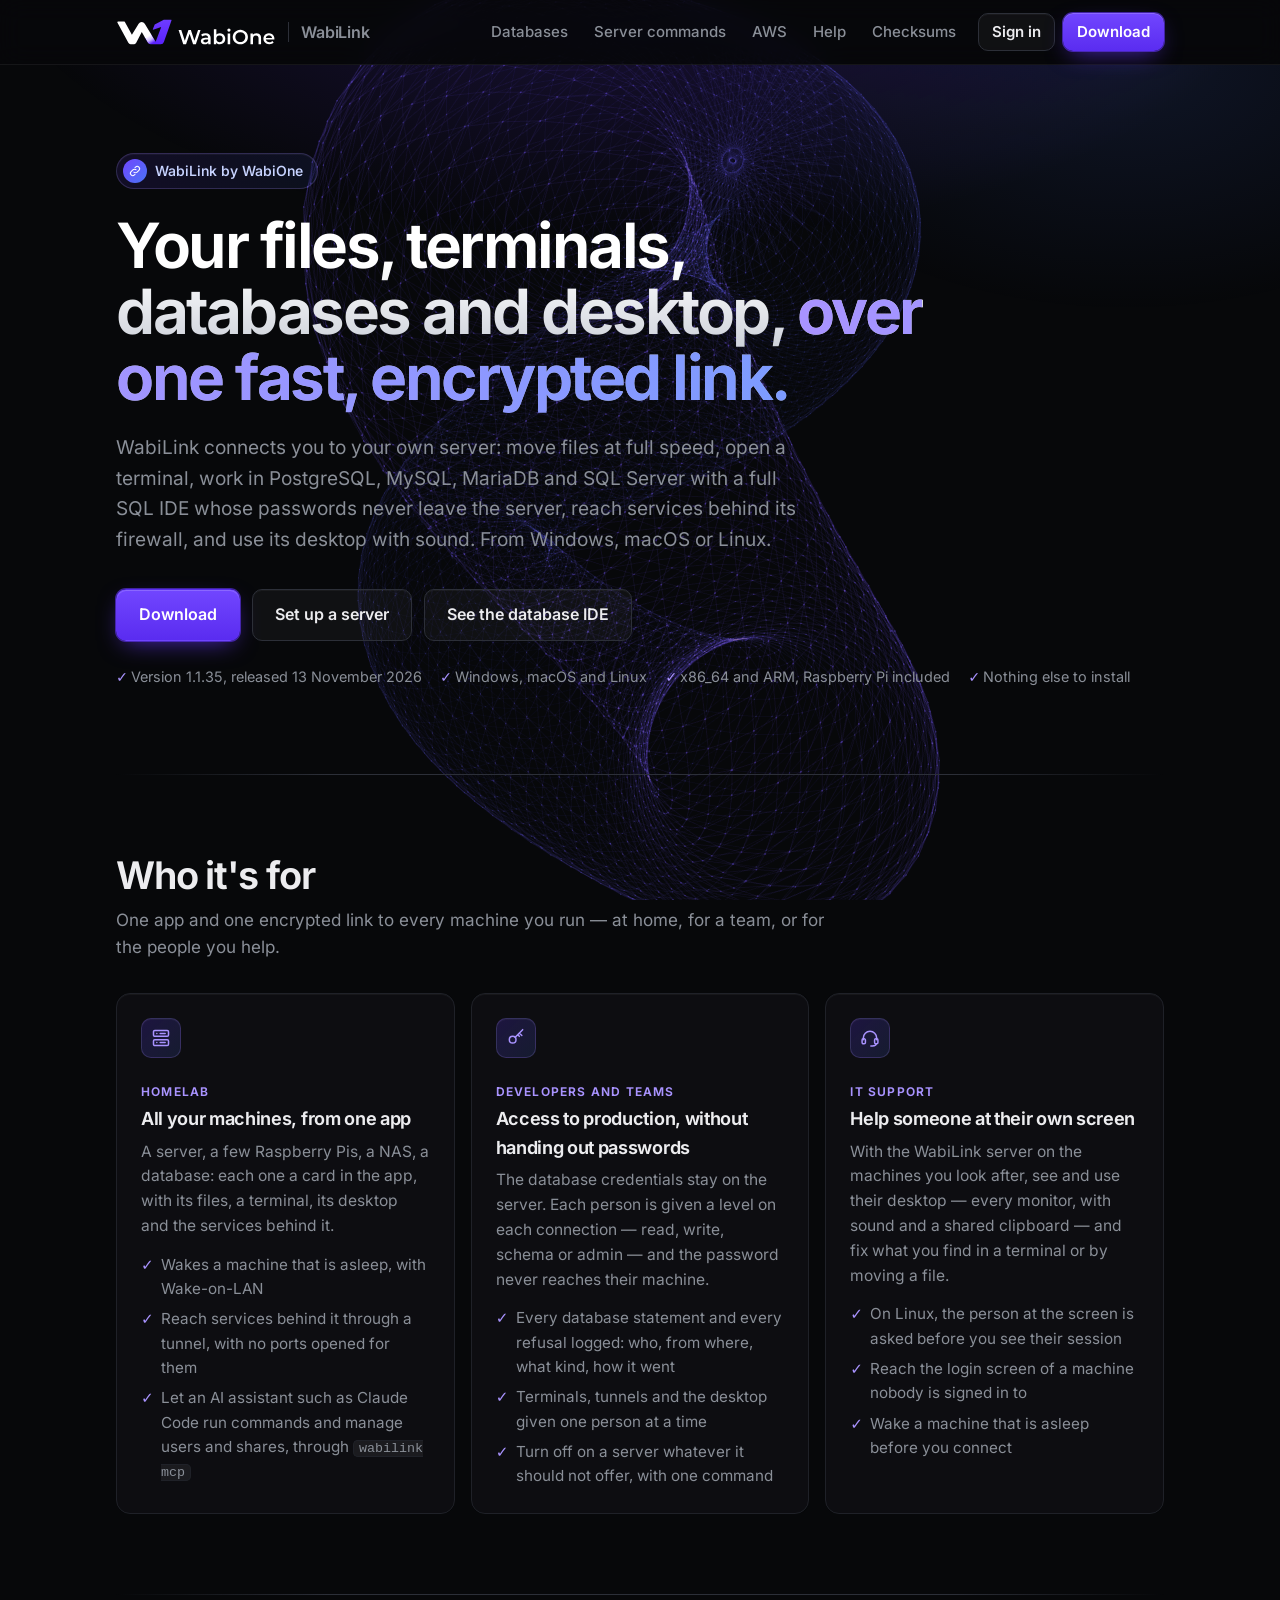
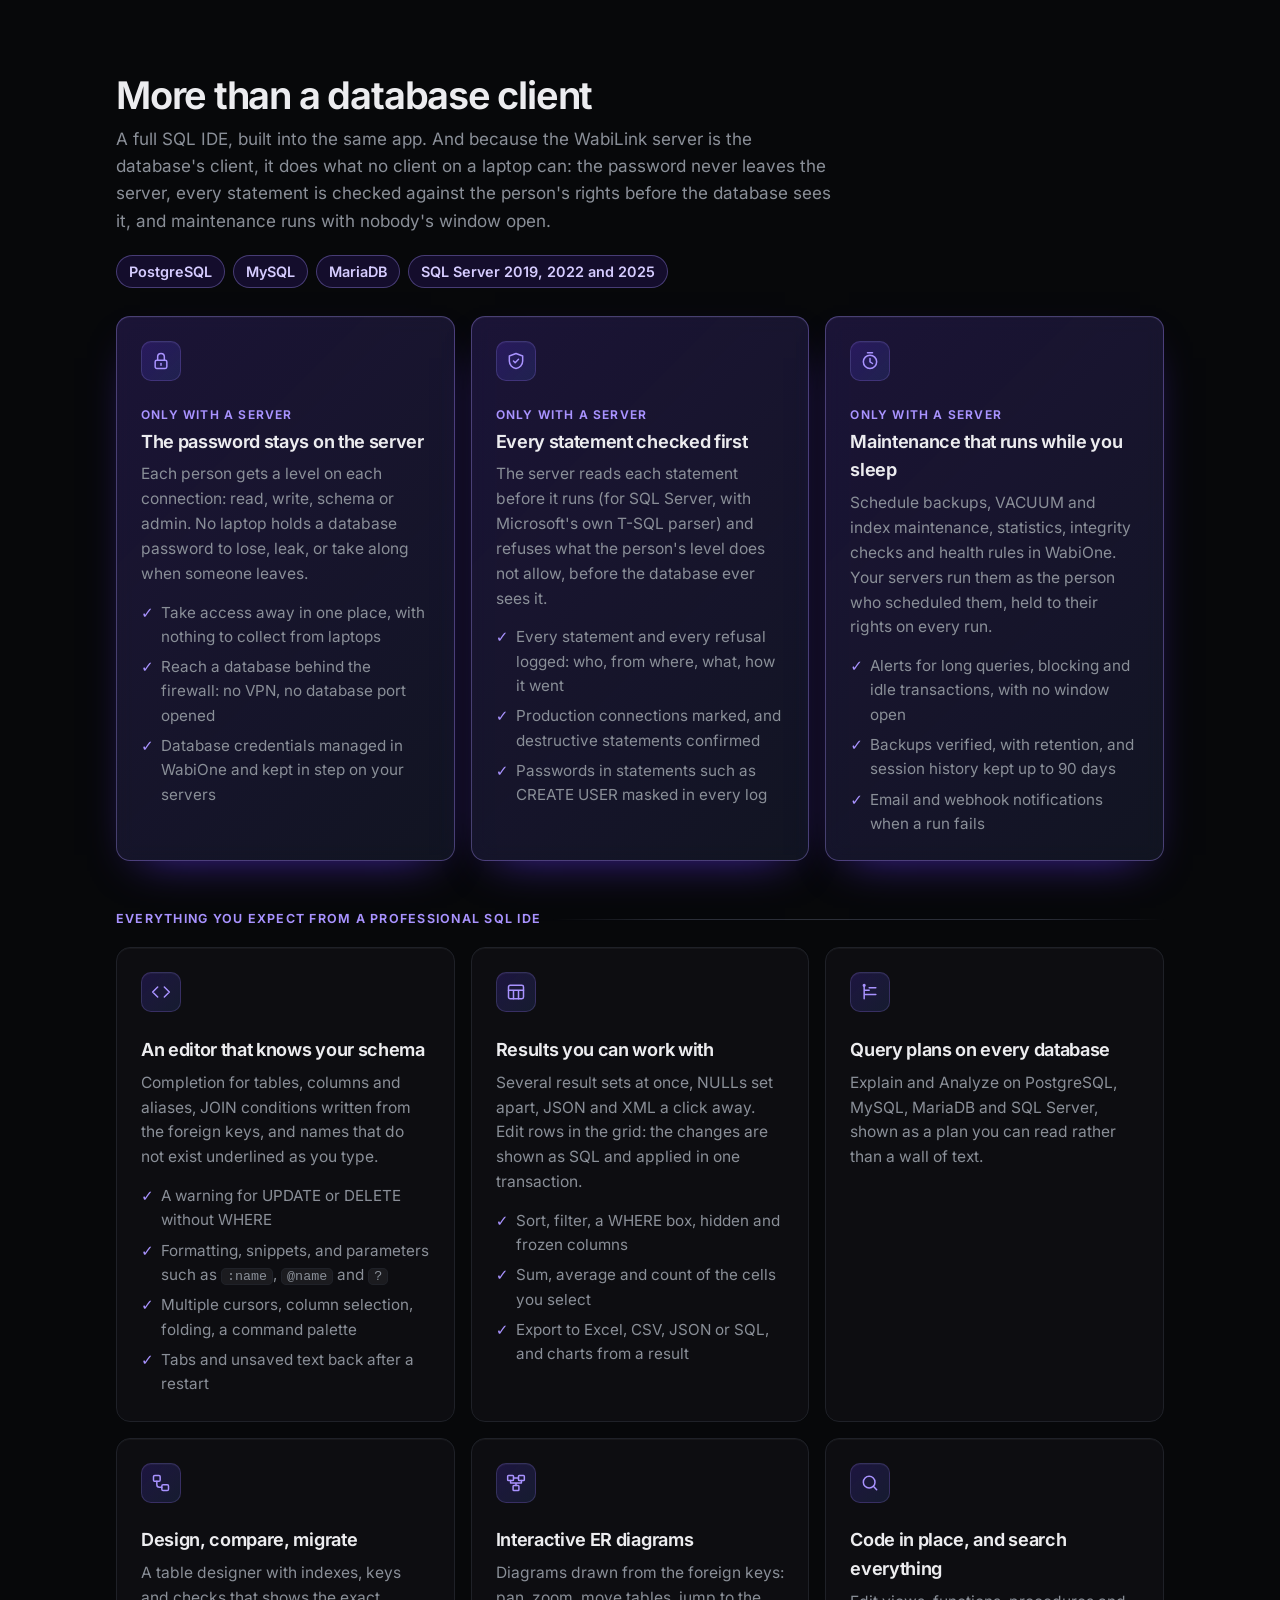
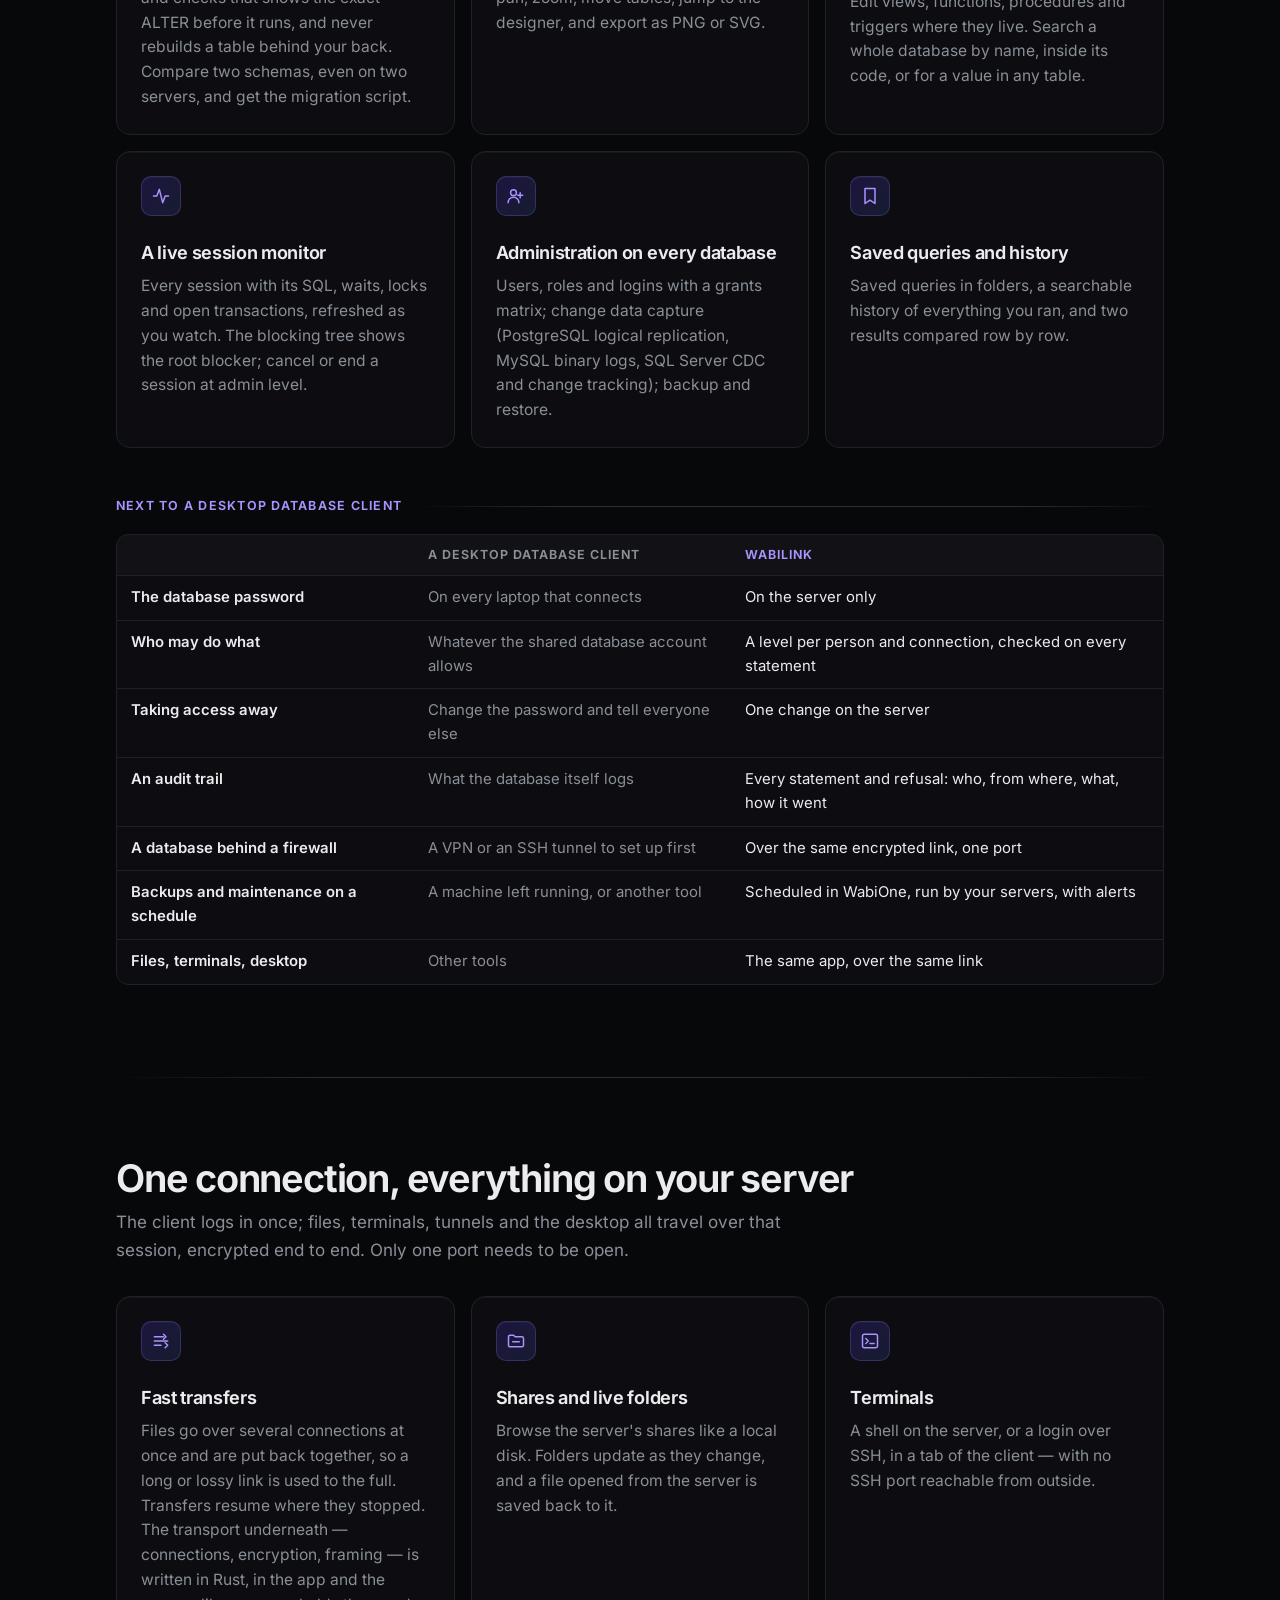
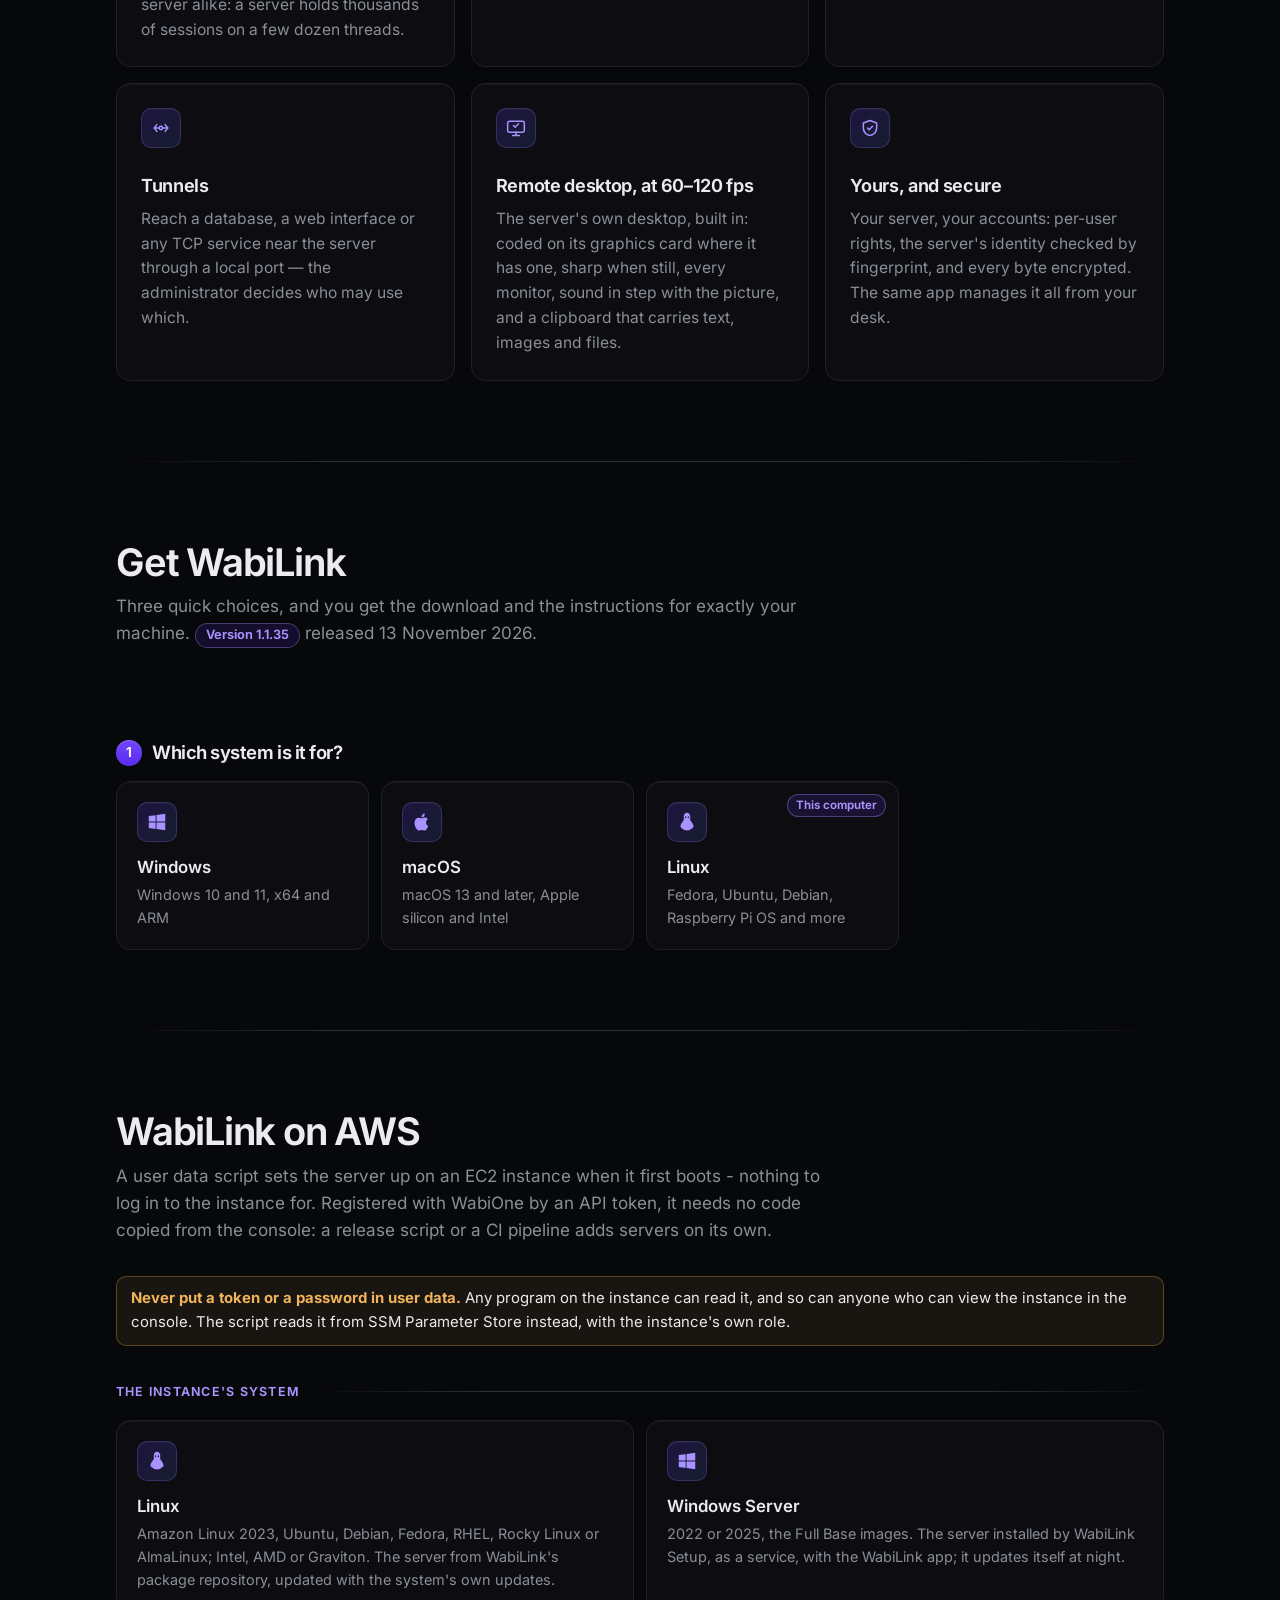
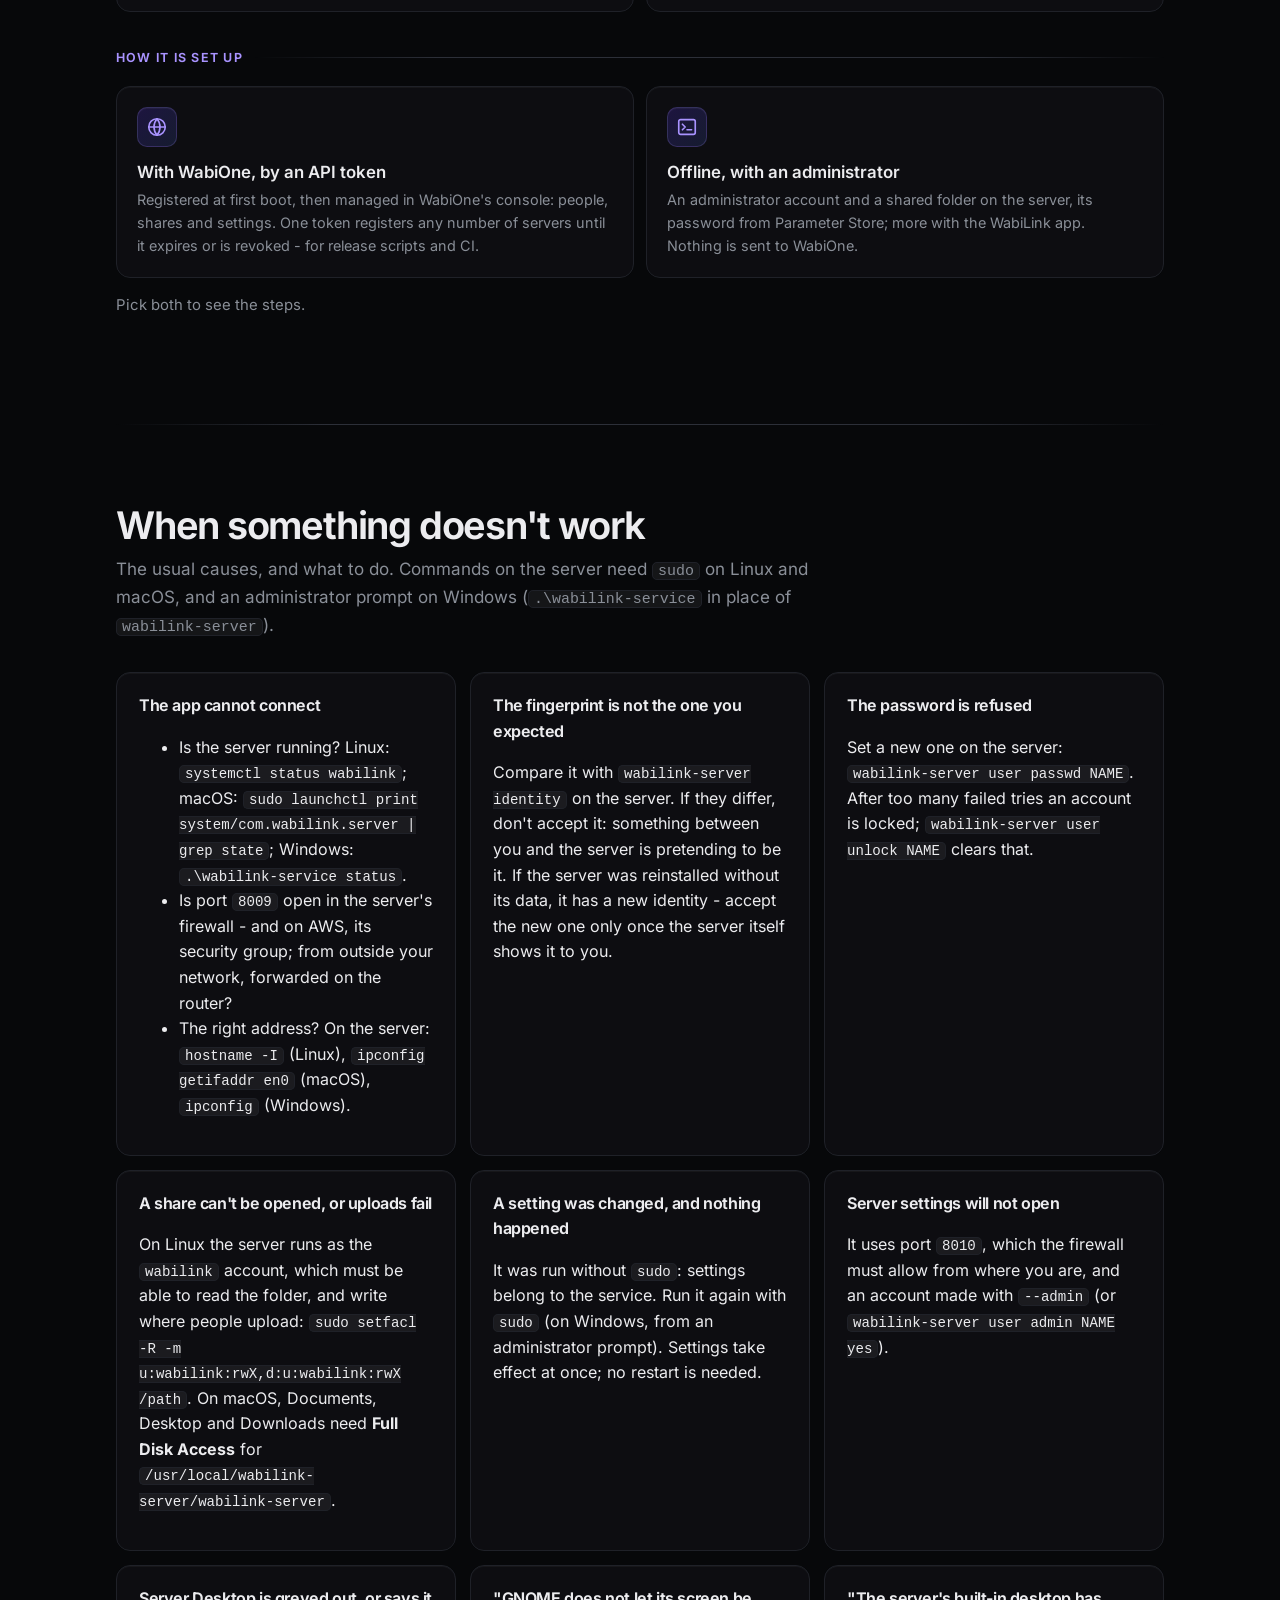
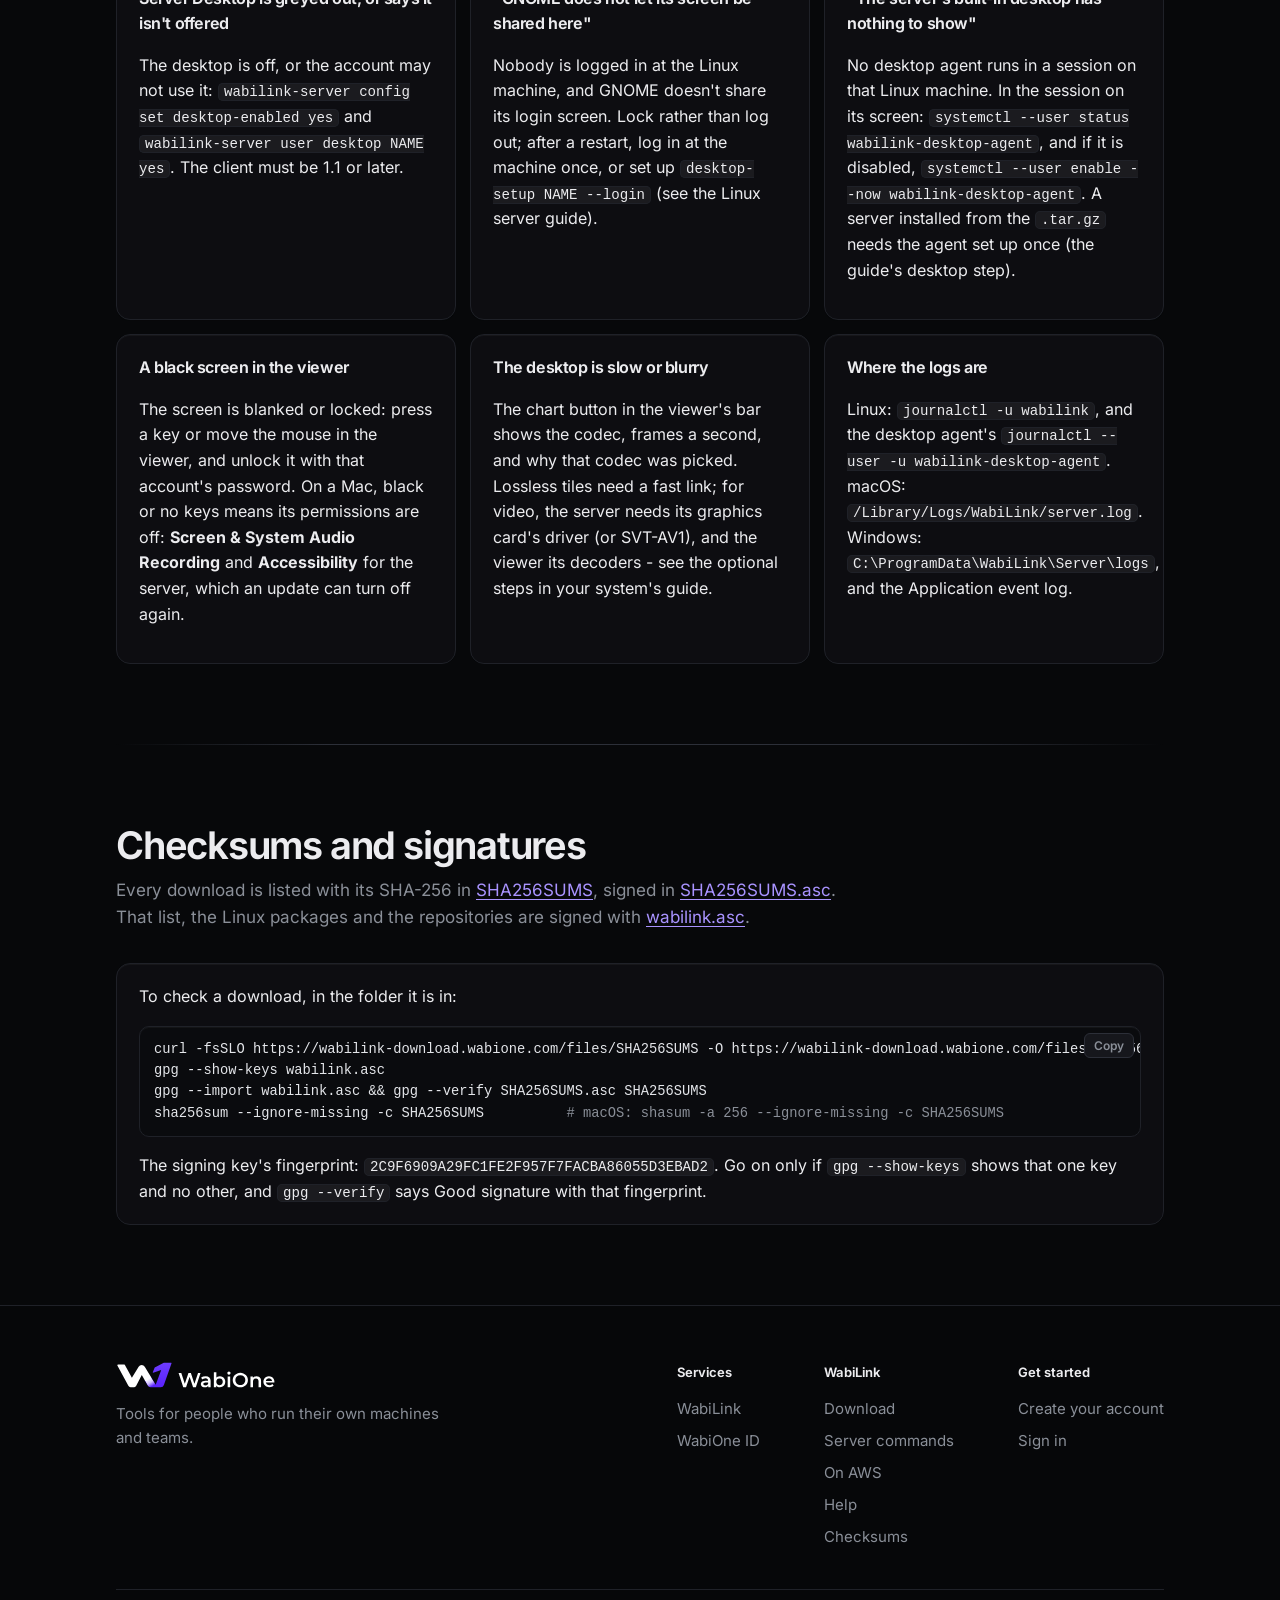
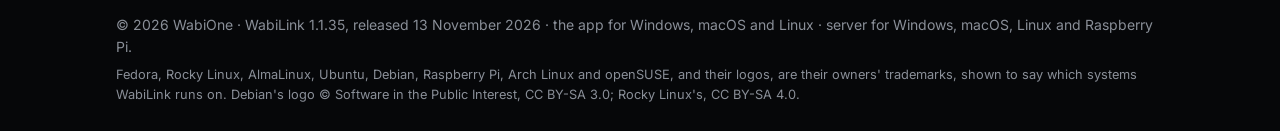
<file: index.html>
<!doctype html>
<html lang="en">
<head>
<meta charset="utf-8">
<meta name="viewport" content="width=device-width, initial-scale=1">
<meta name="color-scheme" content="dark">
<meta name="theme-color" content="#07080a">
<title>WabiLink</title>
<meta name="description" content="WabiLink: your files, terminals, tunnels, databases and desktop, over one fast, encrypted connection. A full SQL IDE for PostgreSQL, MySQL, MariaDB and SQL Server whose passwords never leave the server. Client and server for Windows, macOS and Linux.">
<link rel="icon" type="image/svg+xml" href="assets/favicon.svg">
<script src="assets/mesh.js" defer></script>
<link rel="stylesheet" href="assets/site.css">
</head>
<body>

<header class="top">
  <div class="wrap">
    <a class="brand" href="https://www.wabione.com/"><img class="logo" src="assets/logo.svg" alt="WabiOne" width="160" height="26"></a>
    <a class="product" href="#">WabiLink</a>
    <nav aria-label="Main">
      <a class="wide" href="#databases">Databases</a>
      <a href="server-commands.html">Server commands</a>
      <a class="wide" href="#aws">AWS</a>
      <a href="#help">Help</a>
      <a class="wide" href="#verify">Checksums</a>
      <a class="signin" href="https://app.wabione.com/">Sign in</a>
      <a class="pill" href="#get">Download</a>
    </nav>
  </div>
</header>

<div class="hero">
  <div class="wrap">
    <p class="product-badge"><span class="mark" aria-hidden="true"><svg viewBox="0 0 24 24"><path d="M10 14a4 4 0 0 0 5.66 0l3-3a4 4 0 0 0-5.66-5.66l-1 1"/><path d="M14 10a4 4 0 0 0-5.66 0l-3 3a4 4 0 0 0 5.66 5.66l1-1"/></svg></span>WabiLink by WabiOne</p>
    <h1>Your files, terminals, databases and desktop, <em>over one fast, encrypted link.</em></h1>
    <p class="lead">WabiLink connects you to your own server: move files at full speed, open a terminal,
      work in PostgreSQL, MySQL, MariaDB and SQL Server with a full SQL IDE whose passwords never leave the server,
      reach services behind its firewall, and use its desktop with sound. From Windows, macOS or Linux.</p>
    <div class="cta">
      <a class="button primary" href="#get" id="hero-get">Download</a>
      <a class="button ghost" href="#get" data-pick-role="server">Set up a server</a>
      <a class="button ghost" href="#databases">See the database IDE</a>
    </div>
    <p class="meta"><span>Version 1.1.35, released 13 November 2026</span><span>Windows, macOS and Linux</span><span>x86_64 and ARM, Raspberry Pi included</span><span>Nothing else to install</span></p>
  </div>
</div>

<section id="who">
  <div class="wrap">
    <h2>Who it's for</h2>
    <p class="sub">One app and one encrypted link to every machine you run &mdash; at home, for a team, or for the
      people you help.</p>
    <div class="features">
      <div class="feature">
        <svg viewBox="0 0 24 24"><rect x="3" y="3" width="18" height="7" rx="1.5"/><rect x="3" y="14" width="18" height="7" rx="1.5"/><path d="M7 6.5h.01M7 17.5h.01M11 6.5h6M11 17.5h6"/></svg>
        <span class="who">Homelab</span>
        <h3>All your machines, from one app</h3>
        <p>A server, a few Raspberry Pis, a NAS, a database: each one a card in the app, with its files, a terminal,
          its desktop and the services behind it.</p>
        <ul>
          <li>Wakes a machine that is asleep, with Wake-on-LAN</li>
          <li>Reach services behind it through a tunnel, with no ports opened for them</li>
          <li>Let an AI assistant such as Claude Code run commands and manage users and shares, through <code>wabilink mcp</code></li>
        </ul>
      </div>
      <div class="feature">
        <svg viewBox="0 0 24 24"><circle cx="8" cy="14" r="4"/><path d="M11 11l9-9M16 6l3 3M14 8l2 2"/></svg>
        <span class="who">Developers and teams</span>
        <h3>Access to production, without handing out passwords</h3>
        <p>The database credentials stay on the server. Each person is given a level on each connection &mdash; read,
          write, schema or admin &mdash; and the password never reaches their machine.</p>
        <ul>
          <li>Every database statement and every refusal logged: who, from where, what kind, how it went</li>
          <li>Terminals, tunnels and the desktop given one person at a time</li>
          <li>Turn off on a server whatever it should not offer, with one command</li>
        </ul>
      </div>
      <div class="feature">
        <svg viewBox="0 0 24 24"><path d="M4 14v-2a8 8 0 0 1 16 0v2"/><rect x="2.5" y="13" width="4" height="6" rx="1.5"/><rect x="17.5" y="13" width="4" height="6" rx="1.5"/><path d="M19.5 19c0 1.7-1.8 2.5-4.5 2.5H13"/></svg>
        <span class="who">IT support</span>
        <h3>Help someone at their own screen</h3>
        <p>With the WabiLink server on the machines you look after, see and use their desktop &mdash; every monitor,
          with sound and a shared clipboard &mdash; and fix what you find in a terminal or by moving a file.</p>
        <ul>
          <li>On Linux, the person at the screen is asked before you see their session</li>
          <li>Reach the login screen of a machine nobody is signed in to</li>
          <li>Wake a machine that is asleep before you connect</li>
        </ul>
      </div>
    </div>
  </div>
</section>

<section id="databases">
  <div class="wrap">
    <h2>More than a database client</h2>
    <p class="sub">A full SQL IDE, built into the same app. And because the WabiLink server is the database's
      client, it does what no client on a laptop can: the password never leaves the server, every statement is
      checked against the person's rights before the database sees it, and maintenance runs with nobody's window open.</p>
    <ul class="engines" aria-label="Supported databases">
      <li>PostgreSQL</li><li>MySQL</li><li>MariaDB</li><li>SQL Server 2019, 2022 and 2025</li>
    </ul>
    <div class="features">
      <div class="feature star">
        <svg viewBox="0 0 24 24"><rect x="5" y="11" width="14" height="10" rx="2"/><path d="M8 11V7a4 4 0 0 1 8 0v4"/><path d="M12 15v2"/></svg>
        <span class="who">Only with a server</span>
        <h3>The password stays on the server</h3>
        <p>Each person gets a level on each connection: read, write, schema or admin. No laptop holds a database
          password to lose, leak, or take along when someone leaves.</p>
        <ul>
          <li>Take access away in one place, with nothing to collect from laptops</li>
          <li>Reach a database behind the firewall: no VPN, no database port opened</li>
          <li>Database credentials managed in WabiOne and kept in step on your servers</li>
        </ul>
      </div>
      <div class="feature star">
        <svg viewBox="0 0 24 24"><path d="M12 3l8 3v6c0 4.5-3.4 8.3-8 9-4.6-.7-8-4.5-8-9V6z"/><path d="M9 12l2 2 4-4"/></svg>
        <span class="who">Only with a server</span>
        <h3>Every statement checked first</h3>
        <p>The server reads each statement before it runs (for SQL Server, with Microsoft's own T-SQL parser) and
          refuses what the person's level does not allow, before the database ever sees it.</p>
        <ul>
          <li>Every statement and every refusal logged: who, from where, what, how it went</li>
          <li>Production connections marked, and destructive statements confirmed</li>
          <li>Passwords in statements such as CREATE USER masked in every log</li>
        </ul>
      </div>
      <div class="feature star">
        <svg viewBox="0 0 24 24"><circle cx="12" cy="13" r="8"/><path d="M12 9v4l3 2M9 2h6"/></svg>
        <span class="who">Only with a server</span>
        <h3>Maintenance that runs while you sleep</h3>
        <p>Schedule backups, VACUUM and index maintenance, statistics, integrity checks and health rules in
          WabiOne. Your servers run them as the person who scheduled them, held to their rights on every run.</p>
        <ul>
          <li>Alerts for long queries, blocking and idle transactions, with no window open</li>
          <li>Backups verified, with retention, and session history kept up to 90 days</li>
          <li>Email and webhook notifications when a run fails</li>
        </ul>
      </div>
    </div>

    <div class="part">Everything you expect from a professional SQL IDE</div>
    <div class="features">
      <div class="feature">
        <svg viewBox="0 0 24 24"><path d="M8 6l-6 6 6 6M16 6l6 6-6 6"/></svg>
        <h3>An editor that knows your schema</h3>
        <p>Completion for tables, columns and aliases, JOIN conditions written from the foreign keys, and names
          that do not exist underlined as you type.</p>
        <ul>
          <li>A warning for UPDATE or DELETE without WHERE</li>
          <li>Formatting, snippets, and parameters such as <code>:name</code>, <code>@name</code> and <code>?</code></li>
          <li>Multiple cursors, column selection, folding, a command palette</li>
          <li>Tabs and unsaved text back after a restart</li>
        </ul>
      </div>
      <div class="feature">
        <svg viewBox="0 0 24 24"><rect x="3" y="4" width="18" height="16" rx="2"/><path d="M3 10h18M9 10v10M15 10v10"/></svg>
        <h3>Results you can work with</h3>
        <p>Several result sets at once, NULLs set apart, JSON and XML a click away. Edit rows in the grid: the
          changes are shown as SQL and applied in one transaction.</p>
        <ul>
          <li>Sort, filter, a WHERE box, hidden and frozen columns</li>
          <li>Sum, average and count of the cells you select</li>
          <li>Export to Excel, CSV, JSON or SQL, and charts from a result</li>
        </ul>
      </div>
      <div class="feature">
        <svg viewBox="0 0 24 24"><path d="M5 4v6h6M5 10v10M5 15h6M11 7h8M11 15h8"/><circle cx="5" cy="4" r="1"/></svg>
        <h3>Query plans on every database</h3>
        <p>Explain and Analyze on PostgreSQL, MySQL, MariaDB and SQL Server, shown as a plan you can read rather
          than a wall of text.</p>
      </div>
      <div class="feature">
        <svg viewBox="0 0 24 24"><rect x="3" y="3" width="8" height="7" rx="1.5"/><rect x="13" y="14" width="8" height="7" rx="1.5"/><path d="M7 10v4a3 3 0 0 0 3 3h3"/></svg>
        <h3>Design, compare, migrate</h3>
        <p>A table designer with indexes, keys and checks that shows the exact ALTER before it runs, and never
          rebuilds a table behind your back. Compare two schemas, even on two servers, and get the migration script.</p>
      </div>
      <div class="feature">
        <svg viewBox="0 0 24 24"><rect x="2" y="3" width="7" height="6" rx="1"/><rect x="15" y="3" width="7" height="6" rx="1"/><rect x="8.5" y="15" width="7" height="6" rx="1"/><path d="M9 6h6M5.5 9v3h13V9M12 12v3"/></svg>
        <h3>Interactive ER diagrams</h3>
        <p>Diagrams drawn from the foreign keys: pan, zoom, move tables, jump to the designer, and export as PNG
          or SVG.</p>
      </div>
      <div class="feature">
        <svg viewBox="0 0 24 24"><circle cx="11" cy="11" r="7"/><path d="M20 20l-4-4"/></svg>
        <h3>Code in place, and search everything</h3>
        <p>Edit views, functions, procedures and triggers where they live. Search a whole database by name, inside
          its code, or for a value in any table.</p>
      </div>
      <div class="feature">
        <svg viewBox="0 0 24 24"><path d="M3 12h4l3-8 4 16 3-8h4"/></svg>
        <h3>A live session monitor</h3>
        <p>Every session with its SQL, waits, locks and open transactions, refreshed as you watch. The blocking
          tree shows the root blocker; cancel or end a session at admin level.</p>
      </div>
      <div class="feature">
        <svg viewBox="0 0 24 24"><circle cx="9" cy="8" r="3.5"/><path d="M2.5 20a6.5 6.5 0 0 1 13 0"/><path d="M17 8v6M14 11h6"/></svg>
        <h3>Administration on every database</h3>
        <p>Users, roles and logins with a grants matrix; change data capture (PostgreSQL logical replication, MySQL
          binary logs, SQL Server CDC and change tracking); backup and restore.</p>
      </div>
      <div class="feature">
        <svg viewBox="0 0 24 24"><path d="M6 3h12v18l-6-4-6 4z"/></svg>
        <h3>Saved queries and history</h3>
        <p>Saved queries in folders, a searchable history of everything you ran, and two results compared row by
          row.</p>
      </div>
    </div>

    <div class="part">Next to a desktop database client</div>
    <div class="table-scroll">
      <table class="keys compare">
        <thead><tr><th scope="col"></th><th scope="col">A desktop database client</th><th scope="col">WabiLink</th></tr></thead>
        <tbody>
          <tr><td>The database password</td><td data-label="A desktop database client">On every laptop that connects</td><td data-label="WabiLink">On the server only</td></tr>
          <tr><td>Who may do what</td><td data-label="A desktop database client">Whatever the shared database account allows</td><td data-label="WabiLink">A level per person and connection, checked on every statement</td></tr>
          <tr><td>Taking access away</td><td data-label="A desktop database client">Change the password and tell everyone else</td><td data-label="WabiLink">One change on the server</td></tr>
          <tr><td>An audit trail</td><td data-label="A desktop database client">What the database itself logs</td><td data-label="WabiLink">Every statement and refusal: who, from where, what, how it went</td></tr>
          <tr><td>A database behind a firewall</td><td data-label="A desktop database client">A VPN or an SSH tunnel to set up first</td><td data-label="WabiLink">Over the same encrypted link, one port</td></tr>
          <tr><td>Backups and maintenance on a schedule</td><td data-label="A desktop database client">A machine left running, or another tool</td><td data-label="WabiLink">Scheduled in WabiOne, run by your servers, with alerts</td></tr>
          <tr><td>Files, terminals, desktop</td><td data-label="A desktop database client">Other tools</td><td data-label="WabiLink">The same app, over the same link</td></tr>
        </tbody>
      </table>
    </div>
  </div>
</section>

<section id="features">
  <div class="wrap">
    <h2>One connection, everything on your server</h2>
    <p class="sub">The client logs in once; files, terminals, tunnels and the desktop all travel over that
      session, encrypted end to end. Only one port needs to be open.</p>
    <div class="features">
      <div class="feature">
        <svg viewBox="0 0 24 24"><path d="M4 7h11M4 12h16M4 17h8"/><path d="M15 4l3 3-3 3M17 14l3 3-3 3"/></svg>
        <h3>Fast transfers</h3>
        <p>Files go over several connections at once and are put back together, so a long or lossy link is
          used to the full. Transfers resume where they stopped. The transport underneath &mdash; connections,
          encryption, framing &mdash; is written in Rust, in the app and the server alike: a server holds thousands
          of sessions on a few dozen threads.</p>
      </div>
      <div class="feature">
        <svg viewBox="0 0 24 24"><path d="M3 7a2 2 0 0 1 2-2h4l2 2h8a2 2 0 0 1 2 2v8a2 2 0 0 1-2 2H5a2 2 0 0 1-2-2z"/><path d="M8 13h8"/></svg>
        <h3>Shares and live folders</h3>
        <p>Browse the server's shares like a local disk. Folders update as they change, and a file opened from
          the server is saved back to it.</p>
      </div>
      <div class="feature">
        <svg viewBox="0 0 24 24"><rect x="3" y="4" width="18" height="16" rx="2"/><path d="M7 9l3 3-3 3M12 15h5"/></svg>
        <h3>Terminals</h3>
        <p>A shell on the server, or a login over SSH, in a tab of the client &mdash; with no SSH port reachable from
          outside.</p>
      </div>
      <div class="feature">
        <svg viewBox="0 0 24 24"><path d="M4 12h6M14 12h6"/><circle cx="12" cy="12" r="2"/><path d="M7 8l-3 4 3 4M17 8l3 4-3 4"/></svg>
        <h3>Tunnels</h3>
        <p>Reach a database, a web interface or any TCP service near the server through a local port &mdash; the
          administrator decides who may use which.</p>
      </div>
      <div class="feature">
        <svg viewBox="0 0 24 24"><rect x="2" y="4" width="20" height="13" rx="2"/><path d="M8 21h8M12 17v4"/><path d="M9 9l2 2 4-4"/></svg>
        <h3>Remote desktop, at 60&ndash;120 fps</h3>
        <p>The server's own desktop, built in: coded on its graphics card where it has one, sharp when still,
          every monitor, sound in step with the picture, and a clipboard that carries text, images and files.</p>
      </div>
      <div class="feature">
        <svg viewBox="0 0 24 24"><path d="M12 3l8 3v6c0 4.5-3.4 8.3-8 9-4.6-.7-8-4.5-8-9V6z"/><path d="M9 12l2 2 4-4"/></svg>
        <h3>Yours, and secure</h3>
        <p>Your server, your accounts: per-user rights, the server's identity checked by fingerprint, and every
          byte encrypted. The same app manages it all from your desk.</p>
      </div>
    </div>
  </div>
</section>

<section id="get">
  <div class="wrap">
    <h2>Get WabiLink</h2>
    <p class="sub">Three quick choices, and you get the download and the instructions for exactly your machine.
      <span class="version">Version 1.1.35</span> released 13 November 2026.</p>

    <div class="crumbs" id="crumbs" aria-live="polite"></div>

    <!-- 1 · the system -->
    <div class="stage" id="stage-os">
      <h3 class="ask"><span class="n">1</span>Which system is it for?</h3>
      <div class="choices">
        <button class="choice" data-os="windows">
          <span class="icon"><svg viewBox="0 0 24 24" aria-hidden="true"><path d="M3 5.5l7.5-1v7H3zM11.5 4.4L21 3v8.5h-9.5zM3 12.5h7.5v7l-7.5-1zM11.5 12.5H21V21l-9.5-1.4z"/></svg></span>
          <strong>Windows</strong><span class="d">Windows 10 and 11, x64 and ARM</span>
        </button>
        <button class="choice" data-os="macos">
          <span class="icon"><svg viewBox="0 0 24 24" aria-hidden="true"><path d="M16.4 12.6c0-2.4 2-3.5 2-3.6-1.1-1.6-2.8-1.8-3.4-1.8-1.4-.2-2.8.9-3.5.9s-1.8-.8-3-.8C6.9 7.3 5.4 8.2 4.6 9.7c-1.6 2.8-.4 7 1.2 9.3.8 1.1 1.7 2.4 2.9 2.3 1.2 0 1.6-.7 3-.7s1.8.7 3 .7c1.3 0 2.1-1.1 2.8-2.3.9-1.3 1.3-2.6 1.3-2.6s-2.4-1-2.4-3.8zM14.1 5.6c.6-.8 1.1-1.9 1-3-.9 0-2.1.6-2.7 1.4-.6.7-1.1 1.8-1 2.9 1 .1 2.1-.5 2.7-1.3z"/></svg></span>
          <strong>macOS</strong><span class="d">macOS 13 and later, Apple silicon and Intel</span>
        </button>
        <button class="choice" data-os="linux">
          <span class="icon"><svg viewBox="0 0 24 24" aria-hidden="true"><path d="M12 2c-2.2 0-3.6 1.9-3.6 4.6 0 1.4.4 2.3.1 3.2-.5 1.4-3.2 3.6-3.6 6.3-.2 1.4.5 2.3 1.2 2.6.8.3 1.3.9 2.1 1.6.9.8 2.2.9 3.8.9s2.9-.1 3.8-.9c.8-.7 1.3-1.3 2.1-1.6.7-.3 1.4-1.2 1.2-2.6-.4-2.7-3.1-4.9-3.6-6.3-.3-.9.1-1.8.1-3.2C15.6 3.9 14.2 2 12 2zm-1.5 3.6c.4 0 .7.5.7 1.1s-.3 1.1-.7 1.1-.7-.5-.7-1.1.3-1.1.7-1.1zm3 0c.4 0 .7.5.7 1.1s-.3 1.1-.7 1.1-.7-.5-.7-1.1.3-1.1.7-1.1z"/></svg></span>
          <strong>Linux</strong><span class="d">Fedora, Ubuntu, Debian, Raspberry Pi OS and more</span>
        </button>
      </div>
    </div>

    <!-- 2 · the distribution (Linux) -->
    <div class="stage" id="stage-distro" hidden>
      <h3 class="ask"><span class="n">2</span>Which distribution?</h3>
      <div class="choices">
        <button class="choice" data-distro="fedora"><span class="icon logo" style="color:#51A2DA"><svg viewBox="0 0 24 24" aria-hidden="true"><path d="M12.001 0C5.376 0 .008 5.369.004 11.992H.002v9.287h.002A2.726 2.726 0 0 0 2.73 24h9.275c6.626-.004 11.993-5.372 11.993-11.997C23.998 5.375 18.628 0 12 0zm2.431 4.94c2.015 0 3.917 1.543 3.917 3.671 0 .197.001.395-.03.619a1.002 1.002 0 0 1-1.137.893 1.002 1.002 0 0 1-.842-1.175 2.61 2.61 0 0 0 .013-.337c0-1.207-.987-1.672-1.92-1.672-.934 0-1.775.784-1.777 1.672.016 1.027 0 2.046 0 3.07l1.732-.012c1.352-.028 1.368 2.009.016 1.998l-1.748.013c-.004.826.006.677.002 1.093 0 0 .015 1.01-.016 1.776-.209 2.25-2.124 4.046-4.424 4.046-2.438 0-4.448-1.993-4.448-4.437.073-2.515 2.078-4.492 4.603-4.469l1.409-.01v1.996l-1.409.013h-.007c-1.388.04-2.577.984-2.6 2.47a2.438 2.438 0 0 0 2.452 2.439c1.356 0 2.441-.987 2.441-2.437l-.001-7.557c0-.14.005-.252.02-.407.23-1.848 1.883-3.256 3.754-3.256z"/></svg></span><strong>Fedora</strong><span class="d">Current releases</span></button>
        <button class="choice" data-distro="rhel"><span class="icon logo pair"><svg viewBox="0 0 24 24" aria-hidden="true" style="color:#10B981"><path d="M23.332 15.957c.433-1.239.668-2.57.668-3.957 0-6.627-5.373-12-12-12S0 5.373 0 12c0 3.28 1.315 6.251 3.447 8.417L15.62 8.245l3.005 3.005zm-2.192 3.819l-5.52-5.52L6.975 22.9c1.528.706 3.23 1.1 5.025 1.1 3.661 0 6.94-1.64 9.14-4.224z"/></svg><svg viewBox="0 0 24 24" aria-hidden="true" style="color:#000000"><path d="M23.994 15.133c.079 1.061-.668 1.927-1.69 2.005a1.8 1.8 0 0 1-1.928-1.651c-.078-1.062.63-1.849 1.691-1.967 1.023-.078 1.849.59 1.927 1.613zm-12.623 4.955c-.944 0-1.73.786-1.73 1.809 0 1.14.747 1.848 1.887 1.848.904-.04 1.691-.865 1.691-1.809 0-.983-.904-1.848-1.848-1.848zm1.061-9.675c-.039-.865-.078-1.73.08-2.556.156-.944.314-1.887.904-2.674.707-.983 1.809-.944 2.399.118.314.511.432 1.062.471 1.652 0 .354.158.432.472.393.944-.157 1.888-.157 2.792.197.118.039.236.118.394 0 .314-.276.393-1.652.196-2.006-.354-.63-.904-.55-1.455-.55-.629.039-1.18-.158-1.612-.67-.393-.471-.511-1.06-.59-1.65-.04-.276-.079-.512-.315-.709-.55-.55-1.809-.432-2.477.118-2.556 2.045-2.989 5.467-1.534 8.18.04.118.118.236.275.157zm7.984 3.658c.354-.511.865-.747 1.415-.983a.973.973 0 0 0 .59-.472c.354-.669-.078-1.81-.747-2.36-2.595-2.006-5.938-1.612-8.18.433-.118.078-.157.196-.078.314.786-.236 1.612-.472 2.477-.51.905-.08 1.848-.158 2.753.235 1.14.472 1.337 1.534.472 2.36-.393.393-.905.668-1.455.825-.315.08-.354.236-.236.551.354.865.59 1.77.472 2.753-.04.157-.079.275.078.393.354.236 1.691 0 1.967-.275.511-.472.314-1.023.196-1.534-.157-.63-.078-1.219.276-1.73zm-7.197-2.045c-.118-.079-.197-.118-.315 0 .472.708.905 1.455 1.259 2.241.314.866.668 1.73.55 2.714-.118 1.18-1.1 1.69-2.123 1.101-.511-.275-.905-.669-1.22-1.14-.196-.276-.393-.276-.629-.08-.747.63-1.533 1.102-2.516 1.26-.158 0-.315 0-.394.157-.118.393.472 1.612.826 1.809.59.354 1.062 0 1.534-.276.55-.314 1.101-.432 1.73-.236.59.197.983.63 1.337 1.102.158.196.315.353.63.432.747.197 1.77-.59 2.084-1.376 1.18-3.028-.157-6.135-2.753-7.708zm-2.556 2.438c.472-.669.826-1.416.983-2.202-.157-.04-.197.04-.315.078-.904.944-1.848 1.849-3.067 2.478-.472.236-.983.433-1.534.433-.865 0-1.376-.551-1.298-1.416a2.92 2.92 0 0 1 .787-1.849c.236-.275.236-.432-.04-.668-.786-.55-1.494-1.22-1.848-2.124-.078-.275-.275-.275-.51-.157a4.293 4.293 0 0 0-.434.236c-1.022.63-1.14 1.416-.275 2.28.63.63.944 1.338.708 2.203-.118.433-.354.747-.63 1.101a.95.95 0 0 0-.235.787c.079.747.826 1.494 1.73 1.573 2.517.236 4.562-.63 5.978-2.753zm-4.68-5.152c1.376 1.18 3.067 1.455 4.837 1.377.157 0 .315 0 .354-.118.04-.197-.157-.197-.275-.236-.826-.354-1.691-.63-2.438-1.14S6.848 8.25 6.534 7.266c-.236-.747.078-1.415.825-1.651.669-.236 1.337-.236 1.967 0 .393.157.55.078.629-.354.118-.747.354-1.455.826-2.085.55-.786.55-.865-.354-1.376-.04 0-.04-.04-.079-.04-.865-.471-1.534-.196-1.848.709-.472 1.376-1.377 1.887-2.832 1.612-.196-.04-.393-.079-.472-.079-.747.118-1.18.55-1.297 1.14-.158 1.81.786 3.107 2.084 4.17zm-2.32 3.658c-.079-.944-1.023-1.652-2.045-1.534-.905.079-1.691 1.022-1.613 1.966.08.983 1.023 1.77 1.967 1.652 1.14-.079 1.73-1.18 1.69-2.084zm15.18-8.298c.943-.079 1.73-.983 1.651-1.927-.078-.983-1.022-1.77-2.005-1.691-1.023.079-1.73.983-1.652 1.966s.983 1.73 2.006 1.652zm-12.27-.826c1.062-.157 1.77-1.023 1.652-2.045C8.107.897 7.163.149 6.18.267c-1.062.118-1.691.944-1.573 2.085.118.865 1.061 1.612 1.966 1.494z"/></svg></span><strong>RHEL, Rocky, AlmaLinux</strong><span class="d">9 and 10</span></button>
        <button class="choice" data-distro="ubuntu"><span class="icon logo" style="color:#E95420"><svg viewBox="0 0 24 24" aria-hidden="true"><path d="M17.61.455a3.41 3.41 0 0 0-3.41 3.41 3.41 3.41 0 0 0 3.41 3.41 3.41 3.41 0 0 0 3.41-3.41 3.41 3.41 0 0 0-3.41-3.41zM12.92.8C8.923.777 5.137 2.941 3.148 6.451a4.5 4.5 0 0 1 .26-.007 4.92 4.92 0 0 1 2.585.737A8.316 8.316 0 0 1 12.688 3.6 4.944 4.944 0 0 1 13.723.834 11.008 11.008 0 0 0 12.92.8zm9.226 4.994a4.915 4.915 0 0 1-1.918 2.246 8.36 8.36 0 0 1-.273 8.303 4.89 4.89 0 0 1 1.632 2.54 11.156 11.156 0 0 0 .559-13.089zM3.41 7.932A3.41 3.41 0 0 0 0 11.342a3.41 3.41 0 0 0 3.41 3.409 3.41 3.41 0 0 0 3.41-3.41 3.41 3.41 0 0 0-3.41-3.41zm2.027 7.866a4.908 4.908 0 0 1-2.915.358 11.1 11.1 0 0 0 7.991 6.698 11.234 11.234 0 0 0 2.422.249 4.879 4.879 0 0 1-.999-2.85 8.484 8.484 0 0 1-.836-.136 8.304 8.304 0 0 1-5.663-4.32zm11.405.928a3.41 3.41 0 0 0-3.41 3.41 3.41 3.41 0 0 0 3.41 3.41 3.41 3.41 0 0 0 3.41-3.41 3.41 3.41 0 0 0-3.41-3.41z"/></svg></span><strong>Ubuntu</strong><span class="d">24.04 and later</span></button>
        <button class="choice" data-distro="debian"><span class="icon logo" style="color:#A81D33"><svg viewBox="0 0 24 24" aria-hidden="true"><path d="M13.88 12.685c-.4 0 .08.2.601.28.14-.1.27-.22.39-.33a3.001 3.001 0 01-.99.05m2.14-.53c.23-.33.4-.69.47-1.06-.06.27-.2.5-.33.73-.75.47-.07-.27 0-.56-.8 1.01-.11.6-.14.89m.781-2.05c.05-.721-.14-.501-.2-.221.07.04.13.5.2.22M12.38.31c.2.04.45.07.42.12.23-.05.28-.1-.43-.12m.43.12l-.15.03.14-.01V.43m6.633 9.944c.02.64-.2.95-.38 1.5l-.35.181c-.28.54.03.35-.17.78-.44.39-1.34 1.22-1.62 1.301-.201 0 .14-.25.19-.34-.591.4-.481.6-1.371.85l-.03-.06c-2.221 1.04-5.303-1.02-5.253-3.842-.03.17-.07.13-.12.2a3.551 3.552 0 012.001-3.501 3.361 3.362 0 013.732.48 3.341 3.342 0 00-2.721-1.3c-1.18.01-2.281.76-2.651 1.57-.6.38-.67 1.47-.93 1.661-.361 2.601.66 3.722 2.38 5.042.27.19.08.21.12.35a4.702 4.702 0 01-1.53-1.16c.23.33.47.66.8.91-.55-.18-1.27-1.3-1.48-1.35.93 1.66 3.78 2.921 5.261 2.3a6.203 6.203 0 01-2.33-.28c-.33-.16-.77-.51-.7-.57a5.802 5.803 0 005.902-.84c.44-.35.93-.94 1.07-.95-.2.32.04.16-.12.44.44-.72-.2-.3.46-1.24l.24.33c-.09-.6.74-1.321.66-2.262.19-.3.2.3 0 .97.29-.74.08-.85.15-1.46.08.2.18.42.23.63-.18-.7.2-1.2.28-1.6-.09-.05-.28.3-.32-.53 0-.37.1-.2.14-.28-.08-.05-.26-.32-.38-.861.08-.13.22.33.34.34-.08-.42-.2-.75-.2-1.08-.34-.68-.12.1-.4-.3-.34-1.091.3-.25.34-.74.54.77.84 1.96.981 2.46-.1-.6-.28-1.2-.49-1.76.16.07-.26-1.241.21-.37A7.823 7.824 0 0017.702 1.6c.18.17.42.39.33.42-.75-.45-.62-.48-.73-.67-.61-.25-.65.02-1.06 0C15.082.73 14.862.8 13.8.4l.05.23c-.77-.25-.9.1-1.73 0-.05-.04.27-.14.53-.18-.741.1-.701-.14-1.431.03.17-.13.36-.21.55-.32-.6.04-1.44.35-1.18.07C9.6.68 7.847 1.3 6.867 2.22L6.838 2c-.45.54-1.96 1.611-2.08 2.311l-.131.03c-.23.4-.38.85-.57 1.261-.3.52-.45.2-.4.28-.6 1.22-.9 2.251-1.16 3.102.18.27 0 1.65.07 2.76-.3 5.463 3.84 10.776 8.363 12.006.67.23 1.65.23 2.49.25-.99-.28-1.12-.15-2.08-.49-.7-.32-.85-.7-1.34-1.13l.2.35c-.971-.34-.57-.42-1.361-.67l.21-.27c-.31-.03-.83-.53-.97-.81l-.34.01c-.41-.501-.63-.871-.61-1.161l-.111.2c-.13-.21-1.52-1.901-.8-1.511-.13-.12-.31-.2-.5-.55l.14-.17c-.35-.44-.64-1.02-.62-1.2.2.24.32.3.45.33-.88-2.172-.93-.12-1.601-2.202l.15-.02c-.1-.16-.18-.34-.26-.51l.06-.6c-.63-.74-.18-3.102-.09-4.402.07-.54.53-1.1.88-1.981l-.21-.04c.4-.71 2.341-2.872 3.241-2.761.43-.55-.09 0-.18-.14.96-.991 1.26-.7 1.901-.88.7-.401-.6.16-.27-.151 1.2-.3.85-.7 2.421-.85.16.1-.39.14-.52.26 1-.49 3.151-.37 4.562.27 1.63.77 3.461 3.011 3.531 5.132l.08.02c-.04.85.13 1.821-.17 2.711l.2-.42M9.54 13.236l-.05.28c.26.35.47.73.8 1.01-.24-.47-.42-.66-.75-1.3m.62-.02c-.14-.15-.22-.34-.31-.52.08.32.26.6.43.88l-.12-.36m10.945-2.382l-.07.15c-.1.76-.34 1.511-.69 2.212.4-.73.65-1.541.75-2.362M12.45.12c.27-.1.66-.05.95-.12-.37.03-.74.05-1.1.1l.15.02M3.006 5.142c.07.57-.43.8.11.42.3-.66-.11-.18-.1-.42m-.64 2.661c.12-.39.15-.62.2-.84-.35.44-.17.53-.2.83"/></svg></span><strong>Debian</strong><span class="d">12 and later</span></button>
        <button class="choice" data-distro="raspi"><span class="icon logo" style="color:#A22846"><svg viewBox="0 0 24 24" aria-hidden="true"><path d="m19.8955 10.8961-.1726-.3028c.0068-2.1746-1.0022-3.061-2.1788-3.7348.356-.0938.7237-.1711.8245-.6182.6118-.1566.7397-.4398.8011-.7398.16-.1066.6955-.4061.6394-.9211.2998-.2069.4669-.4725.3819-.8487.3222-.3515.407-.6419.2702-.9096.3868-.4805.2152-.7295.05-.9817.2897-.5254.0341-1.0887-.7758-.9944-.3221-.4733-1.0244-.3659-1.133-.3637-.1215-.1519-.2819-.2821-.7755-.219-.3197-.2851-.6771-.2364-1.0458-.0964-.4378-.3403-.7275-.0675-1.0584.0356-.53-.1706-.6513.0631-.9117.1583-.5781-.1203-.7538.1416-1.0309.4182l-.3224-.0063c-.8719.5061-1.305 1.5366-1.4585 2.0664-.1536-.5299-.5858-1.5604-1.4575-2.0664l-.3223.0063C9.942.5014 9.7663.2394 9.1883.3597 8.9279.2646 8.807.0309 8.2766.2015c-.2172-.0677-.417-.2084-.6522-.2012l.0004.0002C7.5017.0041 7.369.049 7.2185.166c-.3688-.1401-.7262-.1887-1.0459.0964-.4936-.0631-.654.0671-.7756.219C5.2887.4791 4.5862.3717 4.264.845c-.8096-.0943-1.0655.4691-.7756.9944-.1653.2521-.3366.5013.05.9819-.1367.2677-.0519.5581.2703.9096-.085.3763.0822.6418.3819.8487-.0561.515.4795.8144.6394.9211.0614.3001.1894.5832.8011.7398.1008.4472.4685.5244.8245.6183-1.1766.6737-2.1856 1.56-2.1788 3.7348l-.1724.3028c-1.3491.8082-2.5629 3.4056-.6648 5.5167.124.6609.3319 1.1355.5171 1.6609.2769 2.117 2.0841 3.1082 2.5608 3.2255.6984.524 1.4423 1.0212 2.449 1.3696.949.964 1.977 1.3314 3.0107 1.3308.0152 0 .0306.0002.0457 0 1.0337.0006 2.0618-.3668 3.0107-1.3308 1.0067-.3483 1.7506-.8456 2.4491-1.3696.4766-.1173 2.2838-1.1085 2.5607-3.2255.1851-.5253.3931-1 .517-1.6609 1.8981-2.1113.6843-4.7089-.6649-5.517zm-1.0386-.3715c-.0704.8759-4.6354-3.0504-3.8472-3.1808 2.1391-.3558 3.9191.896 3.8472 3.1808zm-2.0155 4.3649c-1.1481.7409-2.8025.2626-3.6953-1.0681-.8928-1.3306-.6858-3.0101.4623-3.7509 1.1481-.7409 2.8025-.2627 3.6953 1.068.8927 1.3307.6858 3.0101-.4623 3.751zM13.6591 1.3721c.0396.1967.0843.321.1354.3577.2537-.272.4611-.5506.7878-.8123.0011.1537-.0776.3205.1169.4425.1752-.2356.4119-.4459.7263-.6244-.1514.2611-.026.3404.0554.4486.24-.2059.4681-.4144.9109-.5759-.121.1474-.2902.2914-.1108.4607.2473-.1544.496-.3086 1.0833-.4183-.1323.1475-.4059.295-.2401.4426.3104-.1186.6539-.2047 1.034-.2546-.182.1496-.3337.2963-.1846.4122.3323-.1022.7899-.2398 1.2372-.1212l-.2832.2849c-.0314.0382.6623.0297 1.1202.0364-.167.2321-.3375.4562-.437.8548.0454.0459.2723.0204.4862 0-.2194.4618-.6004.5783-.6893.776.134.1015.32.075.5232.006-.158.3254-.4892.5484-.7509.8123.0662.047.1818.075.4555.0425-.2418.257-.5339.492-.8802.7032.0614.0708.2722.0681.4678.0727-.3136.3069-.7173.466-1.0955.6668.1885.1288.3234.0988.4678.097-.2676.2198-.7225.3342-1.1448.4668.0803.1249.1607.1589.3324.194-.447.2473-1.0873.1343-1.2679.2607.0435.1243.1665.2053.3139.2728-.7197.0418-2.6879-.0262-3.0652-1.5156.7367-.8094 2.0813-1.7593 4.394-2.934-1.7994.6022-3.4229 1.405-4.7817 2.5096-1.5978-.7436-.4965-2.6197.283-3.3645zm-1.6126 5.3718c1.1329-.0123 2.5356.8325 2.53 1.6286-.005.7027-.9851 1.2715-2.5213 1.2607-1.5043-.0177-2.5172-.7148-2.5137-1.3957.003-.5603 1.2282-1.5263 2.505-1.4936zm-5.7646-.6006c.1717-.0351.252-.0692.3323-.194-.4223-.1327-.8772-.247-1.1448-.4668.1444.0018.2792.0318.4678-.097-.3783-.2008-.782-.3599-1.0956-.6668.1955-.0048.4064-.002.4677-.0728-.3462-.2113-.6383-.4463-.8801-.7033.2738.0325.3893.0045.4555-.0425-.2617-.264-.593-.487-.7509-.8123.2032.069.3892.0954.5232-.006-.089-.1977-.47-.3142-.6894-.776.214.0204.4409.0459.4863 0-.0994-.3985-.2698-.6226-.4369-.8547.4579-.0067 1.1516.0018 1.1202-.0364l-.2831-.2849c.4472-.1186.9049.019 1.2371.1213.1492-.1159-.0026-.2626-.1847-.4123.3801.05.7236.1361 1.034.2547.1659-.1476-.1076-.2951-.24-.4426.5872.1097.8361.2639 1.0833.4183.1794-.1694.0103-.3133-.1108-.4607.4428.1615.6709.37.911.5759.0814-.1082.2068-.1875.0554-.4486.3143.1785.5511.3888.7263.6244.1945-.122.1159-.2888.1169-.4426.3267.2618.534.5404.7879.8124.0511-.0366.0959-.161.1354-.3577.7794.7448 1.8807 2.6208.2831 3.3646-1.3589-1.1039-2.9817-1.9064-4.78-2.5086 2.3115 1.174 3.6556 2.1239 4.392 2.9328-.3773 1.4895-2.3455 1.5575-3.0651 1.5157.1473-.0676.2703-.1485.3139-.2728-.1806-.1264-.8209-.0134-1.2679-.2607zm2.8175 1.1334c.7881.1304-3.7769 4.0567-3.8472 3.1809-.0719-2.2846 1.7079-3.5367 3.8472-3.1809zm-4.847 8.7567c-1.1094-.8789-1.4668-3.4529.5901-4.6097 1.2394-.3273.4184 5.051-.5901 4.6097zm4.2656 4.5989c-.6257.3719-2.1452.2187-3.2252-1.3095-.7283-1.2823-.6345-2.5872-.123-2.9705.7648-.4589 1.9464.1609 2.8559 1.2003.7923.9405 1.1536 2.5927.4923 3.0797zm-1.2415-5.6086c-1.1481-.7409-1.3551-2.4203-.4623-3.7511.8928-1.3307 2.5472-1.8089 3.6952-1.068 1.1481.7409 1.3551 2.4203.4623 3.7509-.8926 1.3308-2.5471 1.809-3.6952 1.0682zm4.7948 8.2279c-1.3763.0584-2.7258-1.1105-2.7081-1.5157-.0206-.594 1.6758-1.0578 2.782-1.0306 1.1131-.0479 2.6068.3531 2.6097.8851.0184.5166-1.3547 1.6838-2.6836 1.6612zm2.7584-5.8578c.0081 1.3899-1.226 2.5225-2.7562 2.5299-1.5302.0073-2.7773-1.1135-2.7854-2.5033v-.0265c-.008-1.3899 1.2259-2.5226 2.7562-2.5299 1.5302-.0073 2.7773 1.1134 2.7853 2.5033a.7794.7794 0 0 1 .0001.0265zm3.855 2.0029c-1.186 1.6208-2.7916 1.684-3.3896 1.2325-.6255-.5811-.148-2.3854.7094-3.3747v-.0003c.9812-1.0912 2.0302-1.8037 2.7609-1.2469.4919.4828.7805 2.3008-.0807 3.3894zm1.0724-3.4301c-1.0086.4413-1.8298-4.9372-.5901-4.61 2.0568 1.1569 1.6994 3.731.5901 4.61zm-.0256-8.3279h.2985v-.5304h.2986c.1502 0 .2053.0624.2262.2052.0152.1088.0113.2395.0477.3253h.2984c-.0533-.0763-.0515-.2358-.0571-.3213-.0097-.1373-.0513-.2796-.1977-.3176v-.0037c.1502-.061.2149-.1807.2149-.341 0-.2048-.1539-.3738-.3974-.3738h-.732v1.3573zm.2985-1.1255h.3269c.1333 0 .2054.0573.2054.188 0 .1369-.0721.1942-.2054.1942H20.03v-.3822zm-1.0337.4633c0 .7009.5682 1.2694 1.2695 1.2694s1.2695-.5684 1.2695-1.2694c0-.7013-.5683-1.2697-1.2695-1.2697-.7013 0-1.2695.5684-1.2695 1.2697zm2.3275 0c0 .5845-.4737 1.058-1.058 1.058s-1.058-.4735-1.058-1.058c0-.5849.4737-1.058 1.058-1.058s1.058.4731 1.058 1.058z"/></svg></span><strong>Raspberry Pi OS</strong><span class="d">12 and later, 64- or 32-bit</span></button>
        <button class="choice" data-distro="arch"><span class="icon logo" style="color:#1793D1"><svg viewBox="0 0 24 24" aria-hidden="true"><path d="M11.39.605C10.376 3.092 9.764 4.72 8.635 7.132c.693.734 1.543 1.589 2.923 2.554-1.484-.61-2.496-1.224-3.252-1.86C6.86 10.842 4.596 15.138 0 23.395c3.612-2.085 6.412-3.37 9.021-3.862a6.61 6.61 0 01-.171-1.547l.003-.115c.058-2.315 1.261-4.095 2.687-3.973 1.426.12 2.534 2.096 2.478 4.409a6.52 6.52 0 01-.146 1.243c2.58.505 5.352 1.787 8.914 3.844-.702-1.293-1.33-2.459-1.929-3.57-.943-.73-1.926-1.682-3.933-2.713 1.38.359 2.367.772 3.137 1.234-6.09-11.334-6.582-12.84-8.67-17.74zM22.898 21.36v-.623h-.234v-.084h.562v.084h-.234v.623h.331v-.707h.142l.167.5.034.107a2.26 2.26 0 01.038-.114l.17-.493H24v.707h-.091v-.593l-.206.593h-.084l-.205-.602v.602h-.091"/></svg></span><strong>Arch Linux</strong><span class="d">And Manjaro, EndeavourOS</span></button>
        <button class="choice" data-distro="opensuse"><span class="icon logo" style="color:#73BA25"><svg viewBox="0 0 24 24" aria-hidden="true"><path d="M10.724 0a12 12 0 0 0-9.448 4.623c1.464.391 2.5.727 2.81.832.005-.19.037-1.893.037-1.893s.004-.04.025-.06c.026-.026.065-.018.065-.018.385.056 8.602 1.274 12.066 3.292.427.25.638.517.902.786.958.99 2.223 5.108 2.359 5.957.005.033-.036.07-.054.083a5.177 5.177 0 0 1-.313.228c-.82.55-2.708 1.872-5.13 1.656-2.176-.193-5.018-1.44-8.445-3.699.336.79.668 1.58 1 2.371.497.258 5.287 2.7 7.651 2.651 1.904-.04 3.941-.968 4.756-1.458 0 0 .179-.108.257-.048.085.066.061.167.041.27-.05.234-.164.66-.242.863l-.065.165c-.093.25-.183.482-.356.625-.48.436-1.246.784-2.446 1.305-1.855.812-4.865 1.328-7.66 1.31-1.001-.022-1.968-.133-2.817-.232-1.743-.197-3.161-.357-4.026.269A12 12 0 0 0 10.724 24a12 12 0 0 0 12-12 12 12 0 0 0-12-12zM13.4 6.963a3.503 3.503 0 0 0-2.521.942 3.498 3.498 0 0 0-1.114 2.449 3.528 3.528 0 0 0 3.39 3.64 3.48 3.48 0 0 0 2.524-.946 3.504 3.504 0 0 0 1.114-2.446 3.527 3.527 0 0 0-3.393-3.64zm-.03 1.035a2.458 2.458 0 0 1 2.368 2.539 2.43 2.43 0 0 1-.774 1.706 2.456 2.456 0 0 1-1.762.659 2.461 2.461 0 0 1-2.364-2.542c.02-.655.3-1.26.777-1.707a2.419 2.419 0 0 1 1.756-.655zm.402 1.23c-.602 0-1.087.325-1.087.727 0 .4.485.725 1.087.725.6 0 1.088-.326 1.088-.725 0-.402-.487-.726-1.088-.726Z"/></svg></span><strong>openSUSE</strong><span class="d">Tumbleweed, Leap</span></button>
        <button class="choice" data-distro="other"><span class="icon"><b>&hellip;</b></span><strong>Something else</strong><span class="d">Any with glibc 2.28 or later, OpenSSL 3, ICU and systemd</span></button>
      </div>
    </div>

    <!-- 3 · what for -->
    <div class="stage" id="stage-role" hidden>
      <h3 class="ask"><span class="n" id="role-n">2</span>What do you want to install?</h3>
      <div class="choices">
        <button class="choice" data-role="client">
          <span class="icon"><svg class="line" viewBox="0 0 24 24"><rect x="3" y="4" width="18" height="12" rx="2"/><path d="M8 20h8M12 16v4"/></svg></span>
          <strong>WabiLink</strong><span class="d">The app: connect to a server for files, terminals, tunnels and its desktop, and manage its users, shares and settings</span>
        </button>
        <button class="choice" data-role="server">
          <span class="icon"><svg class="line" viewBox="0 0 24 24"><rect x="4" y="3" width="16" height="7" rx="1.5"/><rect x="4" y="14" width="16" height="7" rx="1.5"/><path d="M8 6.5h.01M8 17.5h.01"/></svg></span>
          <strong>Server</strong><span class="d">Run on the machine you want to reach, as a service that starts at boot</span>
        </button>
        <!-- Windows only: the installer, the server and the app in one. (The admin tool is part of the
             app now: an old link to it, #windows/admin, opens the app's guide.) -->
        <button class="choice" data-role="setup" data-for-os="windows" hidden>
          <span class="icon"><svg class="line" viewBox="0 0 24 24"><path d="M12 3v11M7.5 9.5 12 14l4.5-4.5"/><path d="M4 15v3a2 2 0 0 0 2 2h12a2 2 0 0 0 2-2v-3"/></svg></span>
          <strong>WabiLink Setup</strong><span class="d">The installer: the server as a service and the WabiLink app, set up in a few clicks and kept up to date</span>
          <span class="badge">Easiest</span>
        </button>
      </div>
    </div>

    <!-- ═══════════════════════ the guides ═══════════════════════ -->

    <!-- Windows · client -->
    <div class="guide" data-guide="windows/client">
      <div class="head"><h3>WabiLink for Windows</h3><span class="version">Version 1.1.35</span></div>
      <p class="intro">The app you connect with. It comes with everything it needs: no installer, nothing else to set up.</p>
      <ol class="steps">
        <li><h4>Download it</h4>
          <p>Most PCs are <strong>x64</strong>; take <strong>ARM64</strong> for a Snapdragon laptop or a Surface Pro X.</p>
          <div class="buttons"><a class="dl" href="files/wabilink-client-1.1.35-windows-x64.zip">x64 <small>1.1.35 · 78 MB</small></a> <a class="dl" href="files/wabilink-client-1.1.35-windows-arm64.zip">ARM64 <small>1.1.35 · 76 MB</small></a></div>
        </li>
        <li><h4>Unpack it</h4>
          <p>Right-click the downloaded <code>.zip</code> &rarr; <strong>Extract All&hellip;</strong>, and choose where it should
            live, for example <code>C:\Users\you\Apps</code>. Then open the <code>wabilink-client</code> folder and run
            <strong>WabiLink.exe</strong>.</p>
          <p>Right-click <strong>WabiLink.exe</strong> &rarr; <strong>Pin to Start</strong> to find it again.</p>
          <div class="warn"><strong>Windows protected your PC?</strong> WabiLink is not yet known to SmartScreen. Click
            <strong>More info</strong> &rarr; <strong>Run anyway</strong>. It asks only the first time.</div>
        </li>
        <li><h4>Connect</h4>
          <p>Click <strong>New profile</strong> and fill in the server's address (port <code>8009</code>), your account and
            password. The first time, WabiLink shows the server's fingerprint: compare it with what the server's
            administrator got from <code>wabilink-server identity</code>, and accept it.</p>
          <p>A server you administer: <strong>Server settings</strong>, on its card, opens its users, shares and settings,
            through its admin port (<code>8010</code>). On a PC that runs the server itself, <strong>This PC's server</strong>,
            at the top, opens its settings on the spot.</p>
        </li>
        <li><h4>Video for the remote desktop <span class="optional">optional</span></h4>
          <p>The server's desktop is decoded on your graphics card with Windows' own decoders. For HEVC install
            Microsoft's <strong>HEVC Video Extensions</strong>, and on Windows 10 the free <strong>AV1 Video Extension</strong>,
            from the Microsoft Store. Without them, WabiLink picks a codec you do have.</p>
        </li>
        <li><h4>From the command line <span class="optional">optional</span></h4>
          <p>The folder also has <strong>wabilink-cli.exe</strong>: what the app does, from PowerShell or a script - files, a
            terminal on the server, tunnels, and the server's desktop (it opens the app's viewer). It uses the app's saved accounts.
            To type <code>wabilink-cli</code> anywhere, add the folder to your PATH once (the folder you unpacked to):</p>
          <pre><code>[Environment]::SetEnvironmentVariable("Path", [Environment]::GetEnvironmentVariable("Path", "User") + ";$HOME\Apps\wabilink-client", "User")</code></pre>
          <p>Then, in a new window:</p>
          <pre><code>wabilink-cli profile add work --host server.example.com --user you
wabilink-cli terminal -p work          <span class="c"># a shell on the server; Enter then ~. leaves one that hangs</span>
wabilink-cli get -p work -r /Files/project .
wabilink-cli help</code></pre>
        </li>
      </ol>
      <div class="after">
        <div class="card"><h4>Updating</h4><p>Close WabiLink, unpack the new <code>.zip</code> over the old folder, and start it again. Your profiles are kept.</p></div>
        <div class="card"><h4>Removing</h4><p>Delete the folder. Profiles and settings are in <code>%LOCALAPPDATA%\WabiLink</code>.</p></div>
      </div>
    </div>

    <!-- Windows · WabiLink Setup -->
    <div class="guide" data-guide="windows/setup">
      <div class="head"><h3>WabiLink Setup for Windows</h3><span class="version">Version 1.1.35</span></div>
      <p class="intro">Installs the WabiLink server on this PC, so others can reach it, and the WabiLink app to manage it. It
        walks you through setting the server up, and then keeps it up to date by itself. Run it on the PC that will be the server.</p>
      <ol class="steps">
        <li><h4>Download WabiLink Setup</h4>
          <p>The same file works on every Windows 10 and 11 PC, x64 or ARM. While it installs, it downloads the rest (about
            110&nbsp;MB) for this PC, so the PC needs internet.</p>
          <div class="buttons"><a class="dl" href="files/wabilink-setup-1.1.35-windows.exe">WabiLink Setup <small>1.1.35 · 49 MB</small></a></div>
        </li>
        <li><h4>Open it</h4>
          <p>Open the downloaded file. Two things may come first:</p>
          <ul>
            <li><strong>Windows protected your PC</strong>: WabiLink Setup is new to Windows' SmartScreen. Click
              <strong>More info</strong>, then <strong>Run anyway</strong>.</li>
            <li><strong>Do you want to allow this app to make changes?</strong> Click <strong>Yes</strong>: installing a server
              needs administrator rights. If you are not an administrator on this PC, Windows asks for an administrator's name and
              password here.</li>
          </ul>
          <p>Setup opens, and says what it will install. Click <strong>Next</strong>.</p>
        </li>
        <li><h4>Choose the account the server runs as</h4>
          <p>Not sure? Keep the first one.</p>
          <ul>
            <li><strong>This PC's system account</strong> (recommended): everything works, with shared folders anywhere on the
              PC, terminals and the desktop.</li>
            <li><strong>An account of its own</strong>: safer, because the server can only reach the folders you share with it.</li>
            <li><strong>A Windows account</strong>: the server can reach what that account can, such as its network drives. Type its
              name and password.</li>
          </ul>
          <p>Click <strong>Install</strong>. Setup installs the server, opens the firewall for it, and adds the WabiLink app to the
            Start menu. This takes a minute or two.</p>
        </li>
        <li><h4>Choose who may use it</h4>
          <p>Setup then asks how people get access. Pick one; you can switch later.</p>
          <ul>
            <li><strong>Online, with WabiOne</strong>: you manage people and their access in WabiOne's console, in your browser,
              and they sign in with their WabiOne account. In the console at <a href="https://app.wabione.com/">app.wabione.com</a>,
              go to <strong>Servers</strong> &rarr; <strong>Add server</strong> &rarr; <strong>Get code</strong>, type the code into
              setup, and click <strong>Register</strong>. Then add people in the console, under <strong>People</strong>.</li>
            <li><strong>Offline, on this PC</strong>: nothing is sent to WabiOne. Choose a name and password for your own WabiLink
              account, and a folder to share (the PC's Public folder, unless you pick another), and click <strong>Create</strong>.
              Setup then shows the server's <strong>fingerprint</strong>: note it, to check the first time you connect.</li>
          </ul>
          <p>Or click <strong>Skip</strong>, and do it later in the WabiLink app, under <strong>This PC's server</strong>, or by running setup again.</p>
        </li>
        <li><h4>Connect from another computer</h4>
          <p>Install the <a href="#windows/client">WabiLink app</a> on the computer you connect from (it is there for
            <a href="#macos/client">macOS</a> and <a href="#linux">Linux</a> too), then:</p>
          <ul>
            <li><strong>Online</strong>: click <strong>Sign in</strong> at the top right, with your WabiOne account. The server is
              listed, ready to connect, from anywhere: usually there is nothing to set up on your router.</li>
            <li><strong>Offline</strong>: click <strong>New profile</strong> and type this PC's address (setup's last page shows it),
              port <code>8009</code>, and your account and password. The first time, compare the fingerprint the app shows with the
              one you noted. To connect from outside your network, forward TCP <code>8009</code> on your router to this PC. Never
              forward <code>8010</code>.</li>
          </ul>
        </li>
      </ol>
      <div class="after">
        <div class="card"><h4>Updating</h4><p>Nothing to do: it installs a newer version by itself, at night between 03:00 and 05:00
          (<a href="server-commands.html#updates">how</a>). To update at once, run setup again and click <strong>Update</strong>.</p></div>
        <div class="card"><h4>Removing</h4><p><strong>Settings</strong> &rarr; <strong>Apps</strong> &rarr; <strong>WabiLink Server</strong>
          &rarr; <strong>Uninstall</strong>. Its users, settings and identity are kept, for when it is installed again, unless you
          tick the box to delete them too.</p></div>
        <div class="card"><h4>No desktop, or no internet</h4><p>Windows Server Core has no desktop for setup: install
          <a href="#windows/server">the server by hand, in PowerShell</a>. A PC with no internet: on another computer, download
          the <a href="#windows/server">server's zip</a> and <a href="#windows/client">the app's</a> for that PC (x64 or ARM64),
          and put them in the same folder as setup before you open it. For IT: <a href="server-commands.html#windows-setup">setup
          with no window</a>.</p></div>
      </div>
    </div>

    <!-- Windows · server -->
    <div class="guide" data-guide="windows/server">
      <div class="head"><h3>WabiLink Server for Windows</h3><span class="version">Version 1.1.35</span></div>
      <p class="intro">Runs as a Windows service: it starts with Windows, restarts if it stops, and shows this PC's own desktop to the people you allow.</p>
      <div class="tip"><strong>The easy way: WabiLink Setup.</strong> One download that installs the server and the WabiLink app, opens
        the firewall, and asks who may use the server: everything on this page, in a few clicks. It keeps the server up to date too.
        <a href="#windows/setup">What it asks, step by step</a>.
        <div class="buttons"><a class="dl" href="files/wabilink-setup-1.1.35-windows.exe">WabiLink Setup <small>1.1.35 · 49 MB</small></a></div>
      </div>
      <p class="part">Or install it by hand, in PowerShell</p>
      <p class="part-intro">For Windows Server Core, which has no desktop for setup's window, or to see each step. Used WabiLink Setup?
        Skip to <strong>Optional: this PC's desktop</strong> below.</p>
      <ol class="steps">
        <li><h4>Download it and unpack it where it will stay</h4>
          <p>The service runs from this folder, so put it somewhere permanent. Open <strong>PowerShell as administrator</strong>
            (<span class="kbd">Win</span>+<span class="kbd">X</span> &rarr; <strong>Terminal (Admin)</strong>) and run:</p>
          <pre><code>$arch = if ($env:PROCESSOR_ARCHITECTURE -eq 'ARM64') { 'arm64' } else { 'x64' }
$dl = "C:\Program Files\WabiLink\.download"
New-Item -ItemType Directory -Force $dl | Out-Null
curl.exe -fLo "$dl\wabilink-server.zip" "https://wabilink-download.wabione.com/files/wabilink-server-1.1.35-windows-$arch.zip"
curl.exe -fLo "$dl\SHA256SUMS" "https://wabilink-download.wabione.com/files/SHA256SUMS"
$listed = (Select-String -Path "$dl\SHA256SUMS" -Pattern "^([0-9a-f]{64}) [ *]wabilink-server-1.1.35-windows-$arch\.zip$").Matches[0].Groups[1].Value
if ((Get-FileHash "$dl\wabilink-server.zip" -Algorithm SHA256).Hash -ne $listed) { throw "The download is not the file SHA256SUMS lists: do not unpack it." } else { Expand-Archive "$dl\wabilink-server.zip" -DestinationPath "C:\Program Files\WabiLink" }
Remove-Item -Recurse -Force $dl
cd "C:\Program Files\WabiLink\wabilink-server"</code></pre>
          <p>It takes the x64 or ARM64 build, as this PC is, and unpacks it only if it is the file the site's
            <code>SHA256SUMS</code> lists. Both are downloaded into the program's own folder, which only administrators can
            change, not into <code>TEMP</code>, where a program of yours could swap the zip between its check and its unpacking. That list is signed with WabiLink's release key (<code>SHA256SUMS.asc</code>); with
            <code>gpg</code> installed, <code>gpg --verify SHA256SUMS.asc SHA256SUMS</code> checks it too, against key
            <code>2C9F 6909 A29F C1FE 2F95 7F7F ACBA 8605 5D3E BAD2</code>. WabiLink Setup checks both by itself. With no internet on
            the PC, download it here instead, check it the same way (<code>Get-FileHash</code> against the line for it in
            <code>SHA256SUMS</code>), right-click it &rarr; <strong>Properties</strong> &rarr; <strong>Unblock</strong>, and unpack it to
            <code>C:\Program Files\WabiLink</code>:</p>
          <div class="buttons"><a class="dl" href="files/wabilink-server-1.1.35-windows-x64.zip">x64 <small>1.1.35 · 46 MB</small></a> <a class="dl" href="files/wabilink-server-1.1.35-windows-arm64.zip">ARM64 <small>1.1.35 · 44 MB</small></a></div>
        </li>
        <li><h4>Install and start the service</h4>
          <pre><code>.\wabilink-service install --start</code></pre>
          <p>It runs as LocalSystem; its data and logs are in <code>C:\ProgramData\WabiLink\Server</code>.
            <code>.\wabilink-service status</code> says whether it is running.</p>
        </li>
        <li><h4>Open the firewall</h4>
          <p>Clients connect on <code>8009</code>; Server settings, in the app, on <code>8010</code>, which this opens to your local network only:</p>
          <pre><code>New-NetFirewallRule -DisplayName "WabiLink" -Direction Inbound -Protocol TCP -LocalPort 8009 -Action Allow
New-NetFirewallRule -DisplayName "WabiLink Admin" -Direction Inbound -Protocol TCP -LocalPort 8010 -RemoteAddress LocalSubnet -Action Allow</code></pre>
        </li>
      </ol>

      <p class="part">Set it up</p>
      <p class="part-intro">Decide who may use the server, and what they get. Pick one of the two ways; you can switch later, and
        unregistering from WabiOne brings back the settings the server had before.</p>
      <div class="ways">
        <button class="choice way-pick" data-way="online" aria-pressed="false">
          <span class="icon"><svg class="line" viewBox="0 0 24 24" aria-hidden="true"><circle cx="12" cy="12" r="9"/><path d="M3 12h18M12 3a14 14 0 0 1 0 18M12 3a14 14 0 0 0 0 18"/></svg></span>
          <strong>Online, with WabiOne</strong><span class="d">People, shares and settings in WabiOne's console, in your browser. Your organization's people sign in with their WabiOne account, and reach it from anywhere.</span>
        </button>
        <button class="choice way-pick" data-way="offline" aria-pressed="false">
          <span class="icon"><svg class="line" viewBox="0 0 24 24" aria-hidden="true"><rect x="3" y="4" width="18" height="16" rx="2"/><path d="M7 9l3 3-3 3M12 15h5"/></svg></span>
          <strong>Offline, on this PC</strong><span class="d">Accounts, shares and settings with commands on this PC, or the WabiLink app. Nothing is sent to WabiOne.</span>
        </button>
      </div>
      <p class="way-none">Pick one to see its steps.</p>

      <div class="way" data-way="online">
        <ol class="steps">
          <li><h4>Get a code from WabiOne</h4>
            <p>Sign in to WabiOne's console at <a href="https://app.wabione.com/">app.wabione.com</a> (no account yet?
              <a href="https://www.wabione.com/signup">Create one</a>: it makes your organization). Then <strong>Servers</strong>
              &rarr; <strong>Add server</strong>, a name if you like (otherwise this PC's name), and <strong>Get code</strong>.
              The code works once, for 15 minutes. From a script or a CI pipeline, with no code to copy, an
              <a href="server-commands.html#windows-wabione-token">API token</a> that may register servers registers it instead.</p>
          </li>
          <li><h4>Register this PC with it</h4>
            <p>In the same PowerShell, in the server's folder, with the code from the console:</p>
            <pre><code>.\wabilink-service register K7M2-QX9P-4HRT</code></pre>
            <p>The console says <strong>Registered</strong>, and within seconds the server is online there.
              <code>.\wabilink-service home</code> shows the organization and the connection.</p>
          </li>
          <li><h4>Give people access, in the console</h4>
            <p>On the server's page: <strong>People</strong> &rarr; <strong>Add person</strong> for each person of your organization
              who may use it, with their shares; <strong>Terminals and desktop</strong>, <strong>Tunnels</strong> and
              <strong>Databases</strong> for the rest. Changes reach the server within seconds.</p>
          </li>
          <li><h4>Connect</h4>
            <p>In the WabiLink app, <strong>Sign in</strong> at the top right, with your WabiOne account: your organization's servers
              appear, ready to connect. There is no address, password or fingerprint to type: WabiOne vouches for the server.</p>
            <p>From outside this PC's network, nothing needs forwarding on the router: WabiOne's rendezvous introduces the app to
              the server. A few networks (some mobile and carrier networks) don't let that through; from those, forward TCP
              <code>8009</code> to this PC.</p>
          </li>
        </ol>
        <div class="tip"><strong>WabiOne manages it from now on.</strong> On this PC, commands that change its settings are refused,
          saying so, and the WabiLink app shows them read-only. Its secrets, such as database passwords, stay on the PC.
          <code>.\wabilink-service unregister</code>
          takes it back, with the server's own settings as they were.</div>
      </div>

      <div class="way" data-way="offline">
        <ol class="steps">
          <li><h4>Add yourself and a share</h4>
            <pre><code>.\wabilink-service user add $env:USERNAME --admin          <span class="c"># asks for a password, twice</span>
.\wabilink-service share add $env:USERNAME Files C:\Users\Public
.\wabilink-service identity                       <span class="c"># the fingerprint clients will be shown</span></code></pre>
            <p>Your WabiLink account is named as your Windows account, with a password of its own; <strong>Files</strong> is the PC's
              Public folder. Write down the fingerprint: you will compare it the first time you connect.</p>
          </li>
          <li><h4>Connect</h4>
            <p>In the WabiLink app, <strong>New profile</strong>: this PC's address (<code>ipconfig</code> shows it), port
              <code>8009</code>, your account and password. Compare the fingerprint it shows the first time with the one above,
              and accept it.</p>
            <p>To reach it from outside your network, forward TCP <code>8009</code> on your router to this PC. Never forward <code>8010</code>.</p>
          </li>
          <li><h4>Everything else</h4>
            <p>More people and their rights, groups, tunnels, databases and every setting: with <code>.\wabilink-service</code> here,
              or from your desk with Server settings, in the app (port <code>8010</code>, your account).</p>
            <a class="card next" href="server-commands.html#windows"><span><strong>The server's commands</strong><span class="d">Everything a
              server can be set to, from the command line, with examples</span></span><span class="arrow" aria-hidden="true">&rarr;</span></a>
          </li>
        </ol>
      </div>

      <p class="part">Optional: this PC's desktop</p>
      <p>Let people see and use this PC's screen from WabiLink, in their session. In <strong>PowerShell as administrator</strong>, in the
        server's folder (<code>cd "C:\Program Files\WabiLink\Server"</code> if WabiLink Setup installed it), with the name of each
        WabiLink account that may use it:</p>
      <pre><code>.\wabilink-service config set desktop-enabled yes
.\wabilink-service user desktop $env:USERNAME yes</code></pre>
      <p>With WabiOne, turn it on in the console instead: <strong>Terminals and desktop</strong>, and the desktop for each person under
        <strong>People</strong>. The rest is the same either way.</p>
      <p>That is all it takes on Windows. Viewers see this PC's own screen, UAC prompts included. With nobody signed in - after a
        restart, or a server with no one at it - it is the login screen, and you sign in from the viewer as at the machine:
        the viewer's <strong>Ctrl+Alt+Del</strong> button (the keyboard icon), then a Windows account's password. Where the
        lock screen asks for no Ctrl+Alt+Del - Windows 11 and 10 by default - press Space or click, as at the PC.</p>
      <p>A session the viewer found at the login or lock screen and signed in to is locked again when the last viewer has
        gone, so it is not left open on the PC's monitor; one that was already open - someone at the PC, being helped - is
        left as it was. To leave it open instead: <code>.\wabilink-service config set desktop-lock-on-leave no</code> (with
        WabiOne, in the console). Signing in to an account with a disconnected session brings that session to the screen; the
        viewer follows it.</p>
      <p>For the Ctrl+Alt+Del button, WabiLink lets services send Ctrl+Alt+Del (the <code>SoftwareSASGeneration</code>
        policy), as remote-support tools do; turning the desktop on sets it, and says so. With a graphics card (NVIDIA, AMD,
        Intel), the screen is coded on it, at 60 frames a second and more.</p>
      <p>This is the PC's own screen, not a Remote Desktop session: someone connected by Remote Desktop is not seen (the
        screen shows the login screen meanwhile), and signing in as them from the viewer takes their session over and ends
        their Remote Desktop connection. For a separate session, give yourself a WabiLink tunnel to the PC's Remote
        Desktop and connect a Remote Desktop app of your own through it.</p>
      <div class="after">
        <div class="card"><h4>Is it running?</h4>
          <p>In the server's folder:</p>
          <pre><code>.\wabilink-service status</code></pre>
          <p>Its log is in <code>C:\ProgramData\WabiLink\Server\logs</code>; warnings and errors also go to the Application event log, as
            <strong>WabiLink</strong>.</p></div>
        <div class="card"><h4>Updating</h4>
          <p>Installed with WabiLink Setup: nothing to do, it updates itself at night (<a href="server-commands.html#updates">how</a>).
            Installed by hand, in the server's folder:</p>
          <pre><code>$arch = if ($env:PROCESSOR_ARCHITECTURE -eq 'ARM64') { 'arm64' } else { 'x64' }
$dl = "C:\Program Files\WabiLink\.download"
New-Item -ItemType Directory -Force $dl | Out-Null
curl.exe -fLo "$dl\wabilink-server.zip" "https://wabilink-download.wabione.com/files/wabilink-server-1.1.35-windows-$arch.zip"
curl.exe -fLo "$dl\SHA256SUMS" "https://wabilink-download.wabione.com/files/SHA256SUMS"
$listed = (Select-String -Path "$dl\SHA256SUMS" -Pattern "^([0-9a-f]{64}) [ *]wabilink-server-1.1.35-windows-$arch\.zip$").Matches[0].Groups[1].Value
if ((Get-FileHash "$dl\wabilink-server.zip" -Algorithm SHA256).Hash -ne $listed) { throw "The download is not the file SHA256SUMS lists: do not unpack it." } else { .\wabilink-service stop; Expand-Archive "$dl\wabilink-server.zip" -DestinationPath "C:\Program Files\WabiLink" -Force; .\wabilink-service start }
Remove-Item -Recurse -Force $dl</code></pre></div>
        <div class="card"><h4>Removing</h4>
          <p>Installed with WabiLink Setup: <strong>Settings</strong> &rarr; <strong>Apps</strong> &rarr; <strong>WabiLink Server</strong>
            &rarr; <strong>Uninstall</strong>. Installed by hand:</p>
          <pre><code>.\wabilink-service uninstall</code></pre>
          <p>Either way the data in <code>C:\ProgramData\WabiLink\Server</code> is kept, unless you delete it too.</p></div>
      </div>
    </div>

    <!-- macOS · client -->
    <div class="guide" data-guide="macos/client">
      <div class="head"><h3>WabiLink for macOS</h3><span class="version">Version 1.1.35</span></div>
      <p class="intro">The app you connect with. One command downloads the right version for your Mac and puts it in Applications.</p>
      <div class="tip"><strong>You need:</strong> macOS 13 (Ventura) or later, and an administrator account on the Mac (the one you set it up with usually is).</div>
      <ol class="steps">
        <li><h4>Open Terminal</h4>
          <p>Press <span class="kbd">⌘</span>+<span class="kbd">Space</span>, type <strong>Terminal</strong> and press <span class="kbd">Return</span>.</p>
        </li>
        <li><h4>Copy these, paste them into Terminal, and press Return</h4>
          <pre><code>curl -fsSLO https://wabilink-download.wabione.com/install-macos.sh
bash install-macos.sh client</code></pre>
          <p>The first downloads the install script, the second runs it. It finds out whether your Mac has Apple silicon or Intel, downloads the newest WabiLink for it, checks it, and puts
            <strong>WabiLink</strong> in Applications. It says when it is done.</p>
        </li>
        <li><h4>Open WabiLink</h4>
          <p>Open <strong>Applications</strong> in Finder (or Launchpad) and double-click <strong>WabiLink</strong>.</p>
        </li>
        <li><h4>Connect</h4>
          <p>Click <strong>New profile</strong>: the server's address (port <code>8009</code>), your account and password. The first
            time, WabiLink shows the server's fingerprint: compare it with what the server's administrator got from
            <code>wabilink-server identity</code>, and accept it.</p>
          <p>A server you administer: <strong>Server settings</strong>, on its card, opens its users, shares and settings,
            through its admin port (<code>8010</code>).</p>
        </li>
        <li><h4>AV1 video <span class="optional">optional</span></h4>
          <p>H.264 and HEVC are decoded by macOS itself. For AV1, the best codec for a slow link, install dav1d with
            <a href="https://brew.sh">Homebrew</a>:</p>
          <pre><code>brew install dav1d</code></pre>
        </li>
        <li><h4>From the command line <span class="optional">optional</span></h4>
          <p>WabiLink brings its command-line client along: what the app does, from Terminal or a script - files, a terminal on
            the server, tunnels, and the server's desktop (it opens the app's viewer), with the app's saved accounts. The install
            command makes it <code>wabilink</code> where it can; otherwise it prints the one command that does:</p>
          <pre><code>sudo mkdir -p /usr/local/bin && sudo ln -sf /Applications/WabiLink.app/Contents/MacOS/wabilink-cli /usr/local/bin/wabilink</code></pre>
          <pre><code>wabilink profile add work --host server.example.com --user you
wabilink terminal -p work              <span class="c"># a shell on the server; Enter then ~. leaves one that hangs</span>
wabilink help</code></pre>
        </li>
      </ol>
      <details><summary>Or download it yourself</summary>
        <p>Apple silicon (M1 and later) or Intel: Apple menu &rarr; <strong>About This Mac</strong>.</p>
        <div class="buttons"><a class="dl" href="files/wabilink-client-1.1.35-macos-arm64.zip">Apple silicon <small>1.1.35 · 52 MB</small></a> <a class="dl" href="files/wabilink-client-1.1.35-macos-x64.zip">Intel <small>1.1.35 · 54 MB</small></a></div>
        <p>Open the <code>.zip</code> (Safari may already have) and drag <strong>WabiLink</strong> into Applications. The first time,
          Control-click it &rarr; <strong>Open</strong> &rarr; <strong>Open</strong>; on macOS 15 and later, open it, then System Settings
          &rarr; <strong>Privacy &amp; Security</strong> &rarr; <strong>Open Anyway</strong>.</p>
      </details>
      <div class="after">
        <div class="card"><h4>Updating</h4><p>Quit WabiLink and paste the same commands again. Your profiles are kept.</p>
          <pre><code>curl -fsSLO https://wabilink-download.wabione.com/install-macos.sh
bash install-macos.sh client</code></pre></div>
        <div class="card"><h4>Removing</h4><p>Drag WabiLink from Applications to the Bin. Settings are in <code>~/Library/Application Support/WabiLink</code>.</p></div>
      </div>
    </div>

    <!-- macOS · server -->
    <div class="guide" data-guide="macos/server">
      <div class="head"><h3>WabiLink Server for macOS</h3><span class="version">Version 1.1.35</span></div>
      <p class="intro">Runs as a service: it starts when the Mac starts, before anyone logs in, and restarts if it stops. Copy each
        box into Terminal as it is - nothing in them needs changing.</p>
      <div class="tip"><strong>You need:</strong>
        <ul style="margin:6px 0 0">
          <li>macOS 13 (Ventura) or later, Apple silicon or Intel;</li>
          <li>an administrator account on the Mac: <code>sudo</code> asks for its password. Nothing shows as you type it - type it
            and press <span class="kbd">Return</span>;</li>
          <li>for others to reach it, the Mac on and awake: System Settings &rarr; <strong>Energy</strong> (or <strong>Battery</strong>
            &rarr; <strong>Options</strong>) &rarr; <strong>Prevent automatic sleeping when the display is off</strong>.</li>
        </ul>
      </div>
      <p class="part">Install it</p>
      <ol class="steps">
        <li><h4>Open Terminal</h4>
          <p>Press <span class="kbd">⌘</span>+<span class="kbd">Space</span>, type <strong>Terminal</strong> and press <span class="kbd">Return</span>.</p>
        </li>
        <li><h4>Install the server</h4>
          <pre><code>curl -fsSLO https://wabilink-download.wabione.com/install-macos.sh
sudo bash install-macos.sh</code></pre>
          <p>The first command downloads the install script; read it if you like (<code>less install-macos.sh</code>) before the
            second runs it. It downloads the newest server for your Mac, checks it, installs it in <code>/usr/local/wabilink-server</code>, and starts it
            as a service. It ends with <em>"&hellip; is installed, running, and starts at every boot."</em> From then on it updates itself
            at night (<a href="server-commands.html#updates">updates</a>).</p>
        </li>
        <li><h4>Let other computers in</h4>
          <p>Only if the Mac's firewall is on (System Settings &rarr; <strong>Network</strong> &rarr; <strong>Firewall</strong>):
            <strong>Options&hellip;</strong> &rarr; <strong>+</strong>, <span class="kbd">⌘</span>+<span class="kbd">Shift</span>+<span class="kbd">G</span>,
            paste <code>/usr/local/wabilink-server/wabilink-server</code>, and set it to <strong>Allow incoming connections</strong>.
            On a Mac your organisation manages, its firewall may be theirs to set: ask them to allow the server.</p>
        </li>
      </ol>

      <p class="part">Set it up</p>
      <p class="part-intro">Who may use it, and what they get. Pick one way; you can move to the other later: registered with WabiOne,
        the server starts from what it already had, and unregistered, it gets that back.</p>
      <div class="ways">
        <button class="choice way-pick" data-way="online" aria-pressed="false">
          <span class="icon"><svg class="line" viewBox="0 0 24 24" aria-hidden="true"><circle cx="12" cy="12" r="9"/><path d="M3 12h18M12 3a14 14 0 0 1 0 18M12 3a14 14 0 0 0 0 18"/></svg></span>
          <strong>Online, with WabiOne</strong><span class="d">People, shares and settings in WabiOne's console, in your browser. Your organization's people sign in with their WabiOne account, and reach it from anywhere.</span>
        </button>
        <button class="choice way-pick" data-way="offline" aria-pressed="false">
          <span class="icon"><svg class="line" viewBox="0 0 24 24" aria-hidden="true"><rect x="3" y="4" width="18" height="16" rx="2"/><path d="M7 9l3 3-3 3M12 15h5"/></svg></span>
          <strong>Offline, on this Mac</strong><span class="d">Accounts, shares and settings with commands in Terminal, or the WabiLink app. Nothing is sent to WabiOne.</span>
        </button>
      </div>
      <p class="way-none">Pick one to see its steps.</p>

      <div class="way" data-way="online">
        <ol class="steps">
          <li><h4>Get a code from WabiOne</h4>
            <p>Sign in to WabiOne's console at <a href="https://app.wabione.com/">app.wabione.com</a> (no account yet?
              <a href="https://www.wabione.com/signup">Create one</a>: it makes your organization). Then <strong>Servers</strong>
              &rarr; <strong>Add server</strong>, a name if you like (otherwise the Mac's name), and <strong>Get code</strong>.
              The code works once, for 15 minutes. From a script or a CI pipeline, with no code to copy, an
              <a href="server-commands.html#wabione-token">API token</a> that may register servers registers it instead.</p>
          </li>
          <li><h4>Register this Mac with it</h4>
            <p>In Terminal, with the code from the console:</p>
            <pre><code>sudo wabilink-server register K7M2-QX9P-4HRT</code></pre>
            <p>The console says <strong>Registered</strong>, and within seconds the server is online there.
              <code>sudo wabilink-server home</code> shows the organization and the connection.</p>
          </li>
          <li><h4>Give people access, in the console</h4>
            <p>On the server's page: <strong>People</strong> &rarr; <strong>Add person</strong> for each person of your organization
              who may use it, with their shares; <strong>Terminals and desktop</strong>, <strong>Tunnels</strong> and
              <strong>Databases</strong> for the rest. Changes reach the server within seconds.</p>
            <p>A share is a folder of this Mac. macOS protects Documents, Desktop and Downloads: for a share in one of them, give the
              server <strong>Full Disk Access</strong> (System Settings &rarr; <strong>Privacy &amp; Security</strong> &rarr;
              <strong>Full Disk Access</strong> &rarr; <strong>+</strong>, <span class="kbd">⌘</span>+<span class="kbd">Shift</span>+<span class="kbd">G</span>,
              paste <code>/usr/local/wabilink-server/wabilink-server</code>, and turn it on).</p>
          </li>
          <li><h4>Connect</h4>
            <p>In the WabiLink app, <strong>Sign in</strong> at the top right, with your WabiOne account: your organization's servers
              appear, ready to connect. There is no address, password or fingerprint to type: WabiOne vouches for the server.</p>
            <p>From outside the Mac's network, nothing needs forwarding on the router: WabiOne's rendezvous introduces the app to
              the server. A few networks (some mobile and carrier networks) don't let that through; from those, forward TCP
              <code>8009</code> to the Mac.</p>
          </li>
        </ol>
        <div class="tip"><strong>WabiOne manages it from now on.</strong> On the Mac, commands that change its settings are refused,
          saying so, and the WabiLink app shows them read-only. Its secrets, such as database passwords, stay on the Mac.
          <code>sudo wabilink-server unregister</code> takes it back, with the server's own settings as they were.</div>
      </div>

      <div class="way" data-way="offline">
        <ol class="steps">
          <li><h4>Make yourself an account</h4>
            <p>Your WabiLink account, named as your Mac account, and an administrator. It asks for a password for it, twice - one for
              WabiLink, which may be different from the Mac's:</p>
            <pre><code>sudo wabilink-server user add "$USER" --admin</code></pre>
          </li>
          <li><h4>Share a folder</h4>
            <p>The Mac's shared folder, as <strong>Files</strong>:</p>
            <pre><code>sudo wabilink-server share add "$USER" Files /Users/Shared</code></pre>
            <details><summary>Sharing your Documents, Desktop or Downloads instead</summary>
              <p>macOS protects those folders: the server may read them only once allowed. System Settings &rarr;
                <strong>Privacy &amp; Security</strong> &rarr; <strong>Full Disk Access</strong> &rarr; <strong>+</strong>, press
                <span class="kbd">⌘</span>+<span class="kbd">Shift</span>+<span class="kbd">G</span>, paste
                <code>/usr/local/wabilink-server/wabilink-server</code>, and turn it on. Then, for example:</p>
              <pre><code>sudo wabilink-server share add "$USER" Documents "$HOME/Documents"</code></pre>
            </details>
          </li>
          <li><h4>Note the server's fingerprint</h4>
            <pre><code>sudo wabilink-server identity</code></pre>
            <p>The app shows it the first time it connects: it should be the same.</p>
          </li>
          <li><h4>Connect</h4>
            <p>In the WabiLink app, <strong>New profile</strong>: this Mac's address, port <code>8009</code>, your account and
              password; compare the fingerprint, and accept it. The address:</p>
            <pre><code>ipconfig getifaddr en0 || ipconfig getifaddr en1</code></pre>
            <p>To reach it from outside your network, forward TCP <code>8009</code> on your router to the Mac. Never forward <code>8010</code>.</p>
          </li>
          <li><h4>Everything else</h4>
            <p>More people and their rights, groups, tunnels, databases and every setting: with <code>sudo wabilink-server</code>
              here, or from your desk with Server settings, in the app (port <code>8010</code>, your account).</p>
            <a class="card next" href="server-commands.html"><span><strong>The server's commands</strong><span class="d">Everything a
              server can be set to, from the command line, with examples</span></span><span class="arrow" aria-hidden="true">&rarr;</span></a>
          </li>
        </ol>
      </div>

      <p class="part">Optional: this Mac's desktop</p>
      <pre><code>sudo wabilink-server config set desktop-enabled yes
sudo wabilink-server user desktop "$USER" yes</code></pre>
      <p>With WabiOne, turn it on in the console instead: <strong>Terminals and desktop</strong>, and the desktop for each person under
        <strong>People</strong>. The rest is the same either way.</p>
      <p>Then allow it twice, once, in System Settings &rarr; <strong>Privacy &amp; Security</strong> - in each, <strong>+</strong>,
        <span class="kbd">⌘</span>+<span class="kbd">Shift</span>+<span class="kbd">G</span>, paste
        <code>/usr/local/wabilink-server/wabilink-server</code>, and turn it on:</p>
      <ul>
        <li><strong>Screen &amp; System Audio Recording</strong> &mdash; to show the screen;</li>
        <li><strong>Accessibility</strong> &mdash; for the keyboard and the pointer.</li>
      </ul>
      <p>macOS may ask by itself the first time someone connects. After an update it may need turning on again.</p>
      <p>With nobody logged in, viewers see the login window and sign in from it as at the Mac: the account, then its password.
        A session the viewer found at the login window or locked is locked again when the last viewer has gone; one already
        open is left as it was. To leave it open instead: <code>sudo wabilink-server config set desktop-lock-on-leave no</code>
        (with WabiOne, in the console). With FileVault on, a restarted Mac waits at FileVault's unlock screen before macOS starts:
        sign in at the Mac once, or restart it with <code>sudo fdesetup authrestart</code>.</p>
      <div class="after">
        <div class="card"><h4>Updating</h4><p>Nothing to do: it updates itself at night (<a href="server-commands.html#updates">how</a>).
          To update at once, the same commands again; the accounts and shares are kept.</p>
          <pre><code>curl -fsSLO https://wabilink-download.wabione.com/install-macos.sh
sudo bash install-macos.sh</code></pre></div>
        <div class="card"><h4>Is it running?</h4>
          <pre><code>sudo launchctl print system/com.wabilink.server | grep state
tail -n 20 /Library/Logs/WabiLink/server.log</code></pre></div>
        <div class="card"><h4>Removing</h4>
          <pre><code>sudo wabilink-server uninstall-launchd
sudo rm -rf /usr/local/wabilink-server /usr/local/bin/wabilink-server</code></pre>
          <p>The accounts and settings stay in <code>/Library/Application Support/WabiLink</code>; delete that too to remove everything.</p></div>
      </div>
    </div>

    <!-- Linux · client -->
    <div class="guide" data-guide="linux/client">
      <div class="head"><h3>WabiLink for <span data-distro-name>Linux</span></h3><span class="version">Version 1.1.35</span></div>
      <p class="intro">The app you connect with. It brings its own runtime; the system provides fonts, the display and, optionally, video decoders and sound.</p>
      <ol class="steps">
        <li><h4>Install what it uses from the system</h4>
          <div data-only="fedora">
            <pre><code>sudo dnf install fontconfig libICE libSM libicu libdav1d libavcodec-free pulseaudio-utils 'libssl.so.3()(64bit)'</code></pre>
            <p>The last one is OpenSSL 3, which the app needs. Fedora 44 and older already have it; from Fedora 45 it is
              <code>openssl3-libs</code>, next to OpenSSL 4.</p>
          </div>
          <div data-only="rhel">
            <p>The video decoders come from EPEL:</p>
            <pre><code>sudo dnf install epel-release
sudo dnf install fontconfig libICE libSM libicu libdav1d pulseaudio-utils</code></pre>
          </div>
          <div data-only="ubuntu debian raspi">
            <pre><code>sudo apt update
sudo apt install libfontconfig1 libice6 libsm6 pulseaudio-utils libavcodec-extra
sudo apt install libicu76 || sudo apt install libicu74 || sudo apt install libicu72
sudo apt install libdav1d7 || sudo apt install libdav1d6</code></pre>
          </div>
          <div data-only="arch">
            <pre><code>sudo pacman -S --needed fontconfig libice libsm icu dav1d ffmpeg libpulse</code></pre>
          </div>
          <div data-only="opensuse">
            <pre><code>sudo zypper install fontconfig libICE6 libSM6 'libicu??' libdav1d7 pulseaudio-utils</code></pre>
          </div>
          <div data-only="other">
            <p>Fontconfig, libICE, libSM and ICU (<code>libicu</code>, which .NET needs), and for the remote desktop's video dav1d
              (<code>libdav1d.so.7</code>) and FFmpeg's libavcodec; for its sound <code>pacat</code> or <code>aplay</code>.</p>
          </div>
          <p>dav1d and libavcodec decode the remote desktop's video; without them it is sent as lossless tiles, which needs a faster link.</p>
          <div class="tip" data-only="arch"><strong>On Arch, for now:</strong> its FFmpeg (9) is newer than WabiLink reads, so the remote
            desktop's video comes as AV1 (dav1d) where the server can send it, and as lossless tiles otherwise.</div>
          <p data-only="opensuse">openSUSE's own FFmpeg decodes no H.264 or HEVC; dav1d decodes AV1. For all three, FFmpeg from the
            Packman repository (see the server's instructions).</p>
        </li>
        <li><h4>Download it</h4>
          <p data-only="raspi">For a Raspberry Pi 3, 4 or 5 with the <strong>64-bit</strong> Raspberry Pi OS take <strong>ARM64</strong>; the 32-bit system has no WabiLink app.</p>
          <p data-not="raspi">Most PCs are <strong>x86_64</strong>; ARM boards and laptops take <strong>ARM64</strong>. <code>uname -m</code> says which.</p>
          <div class="buttons"><a class="dl" href="files/wabilink-client-1.1.35-linux-x64.tar.gz">x86_64 <small>1.1.35 · 52 MB</small></a> <a class="dl" href="files/wabilink-client-1.1.35-linux-arm64.tar.gz">ARM64 <small>1.1.35 · 50 MB</small></a></div>
        </li>
        <li><h4>Install it for yourself, with a menu entry</h4>
          <pre><code>mkdir -p ~/.local/opt ~/.local/bin ~/.local/share/applications
tar -xzf ~/Downloads/wabilink-client-1.1.35-linux-*.tar.gz -C ~/.local/opt
ln -sf ~/.local/opt/wabilink-client/wabilink-client ~/.local/bin/wabilink-client
ln -sf ~/.local/opt/wabilink-client/wabilink-cli ~/.local/bin/wabilink
cat &gt; ~/.local/share/applications/wabilink.desktop &lt;&lt;EOF
[Desktop Entry]
Type=Application
Name=WabiLink
Comment=Files, terminals, tunnels and desktop of your server
Exec=$HOME/.local/opt/wabilink-client/wabilink-client
Terminal=false
Categories=Network;FileTransfer;RemoteAccess;
EOF</code></pre>
          <p>WabiLink is now in your applications menu, and <code>wabilink-client</code> starts it from a terminal;
            <code>wabilink</code> is its command-line client.</p>
        </li>
        <li><h4>Connect</h4>
          <p>Click <strong>New profile</strong>: the server's address (port <code>8009</code>), your account and password. Compare
            the fingerprint shown the first time with the server's <code>wabilink-server identity</code>.</p>
          <p>A server you administer: <strong>Server settings</strong>, on its card, opens its users, shares and settings,
            through its admin port (<code>8010</code>).</p>
        </li>
        <li><h4>From the command line <span class="optional">optional</span></h4>
          <p><code>wabilink</code> does what the app does, from a terminal or a script - files, a terminal on the server, tunnels,
            and the server's desktop (it opens the app's viewer) - with the app's saved accounts. If <code>wabilink</code> is not
            found, log in again: <code>~/.local/bin</code> is on the PATH from the next login.</p>
          <pre><code>wabilink profile add work --host server.example.com --user you
wabilink terminal -p work              <span class="c"># a shell on the server; Enter then ~. leaves one that hangs</span>
wabilink tunnel -p work db --local-port 5432
wabilink help</code></pre>
        </li>
      </ol>
      <div class="after">
        <div class="card"><h4>Updating</h4><p>Close WabiLink and unpack the new version over the old one:</p>
          <pre><code>tar -xzf ~/Downloads/wabilink-client-1.1.35-linux-*.tar.gz -C ~/.local/opt</code></pre></div>
        <div class="card"><h4>Removing</h4>
          <pre><code>rm -rf ~/.local/opt/wabilink-client ~/.local/bin/wabilink-client ~/.local/bin/wabilink ~/.local/share/applications/wabilink.desktop</code></pre></div>
      </div>
    </div>

    <!-- Linux · server -->
    <div class="guide" data-guide="linux/server">
      <div class="head"><h3>WabiLink Server for <span data-distro-name>Linux</span></h3><span class="version">Version 1.1.35</span></div>
      <p class="intro" data-only="fedora rhel ubuntu debian raspi">Installed from WabiLink's signed package repository, so it
        updates with the rest of the system. It runs as a systemd service under its own <code>wabilink</code> account.</p>
      <p class="intro" data-only="arch opensuse other">There are no packages for this distribution yet: the server comes as a
        self-contained archive, which the install script puts in <code>/opt/wabilink</code> and runs as a systemd service under its
        own <code>wabilink</code> account. The same command updates it.</p>
      <div class="tip"><strong>On AWS?</strong> A user data script installs and sets up the server when an EC2 instance first boots:
        see <a href="#aws">WabiLink on AWS</a>.</div>
      <p class="part">Install it</p>
      <ol class="steps">
        <li data-only="fedora rhel ubuntu debian raspi"><h4>Install it</h4>
          <pre><code>curl -fsSLO https://wabilink-download.wabione.com/install.sh
sudo sh install.sh</code></pre>
          <p>The first command downloads the install script; read it if you like (<code>less install.sh</code>) before the second
            runs it. It adds the repository and its signing key, then installs <code>wabilink-server</code> with what its optional parts
            use: ssh for login terminals, the libraries of the remote desktop, and SVT-AV1 for AV1 video where the system has it.
            It does not start the server yet.</p>
          <p data-only="raspi">It picks the 64-bit or 32-bit package by itself (Raspberry Pi 2 and later).</p>
          <details><summary>Or add the repository by hand</summary>
            <div data-only="fedora rhel"><pre><code>sudo curl -fsSLo /etc/pki/rpm-gpg/RPM-GPG-KEY-wabilink https://wabilink-download.wabione.com/wabilink.asc
gpg --show-keys /etc/pki/rpm-gpg/RPM-GPG-KEY-wabilink
sudo curl -fsSLo /etc/yum.repos.d/wabilink.repo https://wabilink-download.wabione.com/wabilink.repo
sudo dnf install wabilink-server</code></pre>
            <p>The second command shows what is in the key file: go on only if it shows one key (one <code>pub</code> line), and its
              fingerprint is <code>2C9F6909A29FC1FE2F957F7FACBA86055D3EBAD2</code>. A file with another key in it, or a second one, is not WabiLink's alone.
              The repository then checks every package against that file, never a key fetched again later; and the server's own
              updates check against the key it carries, whatever the file holds.</p></div>
            <div data-only="ubuntu debian raspi"><pre><code>sudo install -d -m 0755 /etc/apt/keyrings
sudo curl -fsSLo /etc/apt/keyrings/wabilink.asc https://wabilink-download.wabione.com/wabilink.asc
gpg --show-keys /etc/apt/keyrings/wabilink.asc
echo "deb [signed-by=/etc/apt/keyrings/wabilink.asc] https://wabilink-download.wabione.com/deb stable main" | sudo tee /etc/apt/sources.list.d/wabilink.list
sudo apt update &amp;&amp; sudo apt install wabilink-server</code></pre>
            <p>The third command shows what is in the key file: go on only if it shows one key (one <code>pub</code> line), and its
              fingerprint is <code>2C9F6909A29FC1FE2F957F7FACBA86055D3EBAD2</code>. apt then checks WabiLink's packages against that file alone; and the
              server's own updates write the key it carries over it.</p></div>
          </details>
        </li>
        <li data-only="arch opensuse other"><h4>Install what it uses from the system</h4>
          <p>The server brings its own runtime. From the system it needs OpenSSL 3 and ICU (the install script adds either where it is missing), and for its optional parts: ssh for login
            terminals, the X11 and PipeWire libraries for this machine's desktop, <code>pacat</code> for its sound, and FFmpeg and
            SVT-AV1 for video. The packages for other distributions bring these by themselves; here, install them once:</p>
          <div data-only="arch"><pre><code>sudo pacman -S --needed openssl icu openssh libx11 libxext libxtst libxfixes libxrandr pipewire libpulse</code></pre></div>
          <div data-only="opensuse"><pre><code>sudo zypper install libopenssl3 openssh-clients libX11-6 libXext6 libXtst6 libXfixes3 libXrandr2 libpipewire-0_3-0 pulseaudio-utils libavcodec62</code></pre></div>
          <div data-only="other"><p>glibc 2.28 or later (what WabiLink's Rust core is built against: Debian 10, RHEL 8,
            Ubuntu 18.10 and everything since), OpenSSL 3 (<code>libssl.so.3</code>), ICU (<code>libicuuc.so</code>; without it the server does not start) and systemd; for the optional parts <code>ssh</code>,
            <code>libX11</code>, <code>libXext</code>, <code>libXtst</code>, <code>libXfixes</code>, <code>libXrandr</code>,
            <code>libpipewire-0.3</code>, <code>pacat</code>, FFmpeg's <code>libavcodec.so.59</code> to <code>.62</code>, and
            SVT-AV1 2.0 to 3.x (<code>libSvtAv1Enc.so.2</code> or <code>.3</code>).</p></div>
          <div class="warn" data-only="arch"><strong>Video coding on Arch, for now:</strong> Arch's FFmpeg (9) and SVT-AV1 (4) are newer than this
            server reads, so this machine's desktop is sent as lossless tiles: sharp, but it needs a fast link (a home network is
            fine). Files, terminals and tunnels are not affected.</div>
          <div class="tip" data-only="opensuse"><strong>Video on openSUSE:</strong> its own FFmpeg codes only AV1 on the graphics
            card (NVIDIA RTX 40 and later, AMD RX 7000 and later, Intel Arc), and its SVT-AV1 (4) is newer than this server reads.
            Other machines send the desktop as lossless tiles, which need a fast link. For H.264 and HEVC from any recent
            graphics card, use FFmpeg from the Packman repository (a community repository, not openSUSE's own):
            <pre><code>sudo zypper ar -cfp 90 https://ftp.gwdg.de/pub/linux/misc/packman/suse/openSUSE_Tumbleweed/ packman
sudo zypper dup --from packman --allow-vendor-change</code></pre>
            On Leap, use <code>openSUSE_Leap_15.6</code> in place of <code>openSUSE_Tumbleweed</code>.</div>
        </li>
        <li data-only="arch opensuse other"><h4>Install it</h4>
          <pre><code>curl -fsSLO https://wabilink-download.wabione.com/install.sh
sudo sh install.sh</code></pre>
          <p>The first command downloads the install script; read it if you like (<code>less install.sh</code>) before the second
            runs it. It downloads the newest server for this machine's processor (x86_64, ARM64 or 32-bit ARM), checks it against the
            published checksums, and puts it in <code>/opt/wabilink</code>. It creates the <code>wabilink</code> account and
            <code>/var/lib/wabilink</code>, the systemd service, and the agent for this machine's desktop. It does not start the
            server yet. <code>wabilink-server version</code> says which version is installed.</p>
          <details><summary>Or install the archive by hand</summary>
            <p><code>uname -m</code> says which: <code>x86_64</code>, <code>aarch64</code> (ARM64) or <code>armv7l</code> (32-bit ARM).</p>
            <div class="buttons"><a class="dl" href="files/wabilink-server-1.1.35-linux-x86_64.tar.gz">x86_64 <small>1.1.35 · 47 MB</small></a> <a class="dl" href="files/wabilink-server-1.1.35-linux-aarch64.tar.gz">ARM64 <small>1.1.35 · 44 MB</small></a> <a class="dl" href="files/wabilink-server-1.1.35-linux-armv7l.tar.gz">32-bit ARM <small>1.1.35 · 43 MB</small></a></div>
            <p>Check it first: the list of checksums, signed with WabiLink's release key, and the archive against it.</p>
            <pre><code>cd ~/Downloads
curl -fsSLO https://wabilink-download.wabione.com/files/SHA256SUMS
curl -fsSLO https://wabilink-download.wabione.com/files/SHA256SUMS.asc
curl -fsSL https://wabilink-download.wabione.com/wabilink.asc | gpg --import
gpg --verify SHA256SUMS.asc SHA256SUMS
sha256sum --ignore-missing -c SHA256SUMS</code></pre>
            <p><code>gpg</code> should say <em>Good signature</em>, from key <code>2C9F 6909 A29F C1FE 2F95 7F7F ACBA 8605 5D3E BAD2</code>,
              and <code>sha256sum</code> <em>OK</em> for the archive. Anything else: do not install it.</p>
            <pre><code>sudo mkdir -p /opt/wabilink
sudo tar --no-same-owner -xzf ~/Downloads/wabilink-server-1.1.35-linux-$(uname -m).tar.gz -C /opt/wabilink --strip-components=1
sudo /opt/wabilink/wabilink-server install-systemd
sudo ln -sf /opt/wabilink/wabilink-server /usr/local/bin/wabilink-server</code></pre>
            <p>This starts the service now and at every boot. <code>--no-same-owner</code> makes the files root's: without it,
              <code>tar</code> run as root keeps whatever account the archive names, and that account could change the server. Set up
              the desktop agent by hand too (this machine's desktop, below). To update, run the install script: it takes over an
              install made by hand.</p>
          </details>
        </li>
        <li><h4>Start it</h4>
          <pre><code>sudo systemctl enable --now wabilink</code></pre>
          <p>It starts now and at every boot, and updates itself at night (<a href="server-commands.html#updates">updates</a>).
            <code>systemctl status wabilink</code> shows it running; <code>journalctl -u wabilink -f</code> follows its log.</p>
        </li>
        <li><h4>Open the firewall</h4>
          <p>Clients connect on <code>8009</code>. Server settings, in the app, use <code>8010</code>: open that only to where you administer
            from - below, the local network <code>192.168.1.0/24</code>; put in yours (<code>ip -4 addr</code> shows it).</p>
          <div data-only="fedora rhel opensuse"><pre><code>sudo firewall-cmd --permanent --add-port=8009/tcp
sudo firewall-cmd --permanent --add-rich-rule='rule family="ipv4" source address="192.168.1.0/24" port port="8010" protocol="tcp" accept'
sudo firewall-cmd --reload</code></pre></div>
          <div data-only="ubuntu"><p>If ufw is on (<code>sudo ufw status</code>):</p><pre><code>sudo ufw allow 8009/tcp
sudo ufw allow from 192.168.1.0/24 to any port 8010 proto tcp</code></pre></div>
          <p data-only="debian raspi">There is no firewall on by default. If you set one up with nftables or iptables, allow TCP <code>8009</code>,
            and <code>8010</code> from your own network only.</p>
          <p data-only="arch other">If a firewall is on (firewalld, ufw, nftables), allow TCP <code>8009</code>, and <code>8010</code> from your own
            network only; the firewalld and ufw commands are as on Fedora and Ubuntu.</p>
        </li>
      </ol>

      <p class="part">Set it up</p>
      <p class="part-intro">Who may use it, and what they get. Pick one way; you can move to the other later: registered with WabiOne,
        the server starts from what it already had, and unregistered, it gets that back.</p>
      <div class="ways">
        <button class="choice way-pick" data-way="online" aria-pressed="false">
          <span class="icon"><svg class="line" viewBox="0 0 24 24" aria-hidden="true"><circle cx="12" cy="12" r="9"/><path d="M3 12h18M12 3a14 14 0 0 1 0 18M12 3a14 14 0 0 0 0 18"/></svg></span>
          <strong>Online, with WabiOne</strong><span class="d">People, shares and settings in WabiOne's console, in your browser. Your organization's people sign in with their WabiOne account, and reach it from anywhere.</span>
        </button>
        <button class="choice way-pick" data-way="offline" aria-pressed="false">
          <span class="icon"><svg class="line" viewBox="0 0 24 24" aria-hidden="true"><rect x="3" y="4" width="18" height="16" rx="2"/><path d="M7 9l3 3-3 3M12 15h5"/></svg></span>
          <strong>Offline, on this machine</strong><span class="d">Accounts, shares and settings with commands on this machine, or the WabiLink app. Nothing is sent to WabiOne.</span>
        </button>
      </div>
      <p class="way-none">Pick one to see its steps.</p>

      <div class="way" data-way="online">
        <ol class="steps">
          <li><h4>Get a code from WabiOne</h4>
            <p>Sign in to WabiOne's console at <a href="https://app.wabione.com/">app.wabione.com</a> (no account yet?
              <a href="https://www.wabione.com/signup">Create one</a>: it makes your organization). Then <strong>Servers</strong>
              &rarr; <strong>Add server</strong>, a name if you like (otherwise the machine's host name), and <strong>Get code</strong>.
              The code works once, for 15 minutes. From a script or a CI pipeline, with no code to copy, an
              <a href="server-commands.html#wabione-token">API token</a> that may register servers registers it instead.</p>
          </li>
          <li><h4>Register this machine with it</h4>
            <p>With the code from the console:</p>
            <pre><code>sudo wabilink-server register K7M2-QX9P-4HRT</code></pre>
            <p>The console says <strong>Registered</strong>, and within seconds the server is online there.
              <code>sudo wabilink-server home</code> shows the organization and the connection.</p>
          </li>
          <li><h4>Give people access, in the console</h4>
            <p>On the server's page: <strong>People</strong> &rarr; <strong>Add person</strong> for each person of your organization
              who may use it, with their shares; <strong>Terminals and desktop</strong>, <strong>Tunnels</strong> and
              <strong>Databases</strong> for the rest. Changes reach the server within seconds.</p>
            <p>A share is a folder of this machine, and the server runs as <code>wabilink</code>: it needs to read each share's
              folder, and write where people upload. For a folder of your own,
              <code>sudo setfacl -R -m u:wabilink:rwX,d:u:wabilink:rwX /path</code>; <code>sudo wabilink-server share check</code>
              says which shares' folders it cannot use.</p>
          </li>
          <li><h4>Connect</h4>
            <p>In the WabiLink app, <strong>Sign in</strong> at the top right, with your WabiOne account: your organization's servers
              appear, ready to connect. There is no address, password or fingerprint to type: WabiOne vouches for the server.</p>
            <p>From outside this machine's network, nothing needs forwarding on the router: WabiOne's rendezvous introduces the app
              to the server. A few networks (some mobile and carrier networks) don't let that through; from those, forward TCP
              <code>8009</code> to this machine.</p>
          </li>
        </ol>
        <div class="tip"><strong>WabiOne manages it from now on.</strong> On this machine, commands that change its settings are
          refused, saying so, and the WabiLink app shows them read-only. Its secrets, such as database passwords, stay here.
          <code>sudo wabilink-server unregister</code> takes it back, with the server's own settings as they were.</div>
      </div>

      <div class="way" data-way="offline">
        <ol class="steps">
          <li><h4>Add yourself and a share</h4>
            <pre><code>sudo wabilink-server user add "$USER" --admin        <span class="c"># asks for a password, twice</span>
sudo mkdir -p /srv/files &amp;&amp; sudo chown wabilink: /srv/files
sudo wabilink-server share add "$USER" Files /srv/files
sudo wabilink-server identity                     <span class="c"># the fingerprint clients will be shown</span></code></pre>
            <p>The service runs as <code>wabilink</code>: it needs to read each share's folder, and write where people upload. For a
              folder of your own, <code>sudo setfacl -R -m u:wabilink:rwX,d:u:wabilink:rwX /path</code> gives it access.</p>
          </li>
          <li><h4>Connect</h4>
            <p>In the WabiLink app, <strong>New profile</strong>: this machine's address (<code>hostname -I</code> shows it), port
              <code>8009</code>, your account and password. Compare the fingerprint it shows the first time with the one above,
              and accept it.</p>
            <p>To reach it from outside your network, forward TCP <code>8009</code> on your router to this machine. Never forward <code>8010</code>.</p>
          </li>
          <li><h4>Everything else</h4>
            <p>More people and their rights, groups, tunnels, databases and every setting: with <code>sudo wabilink-server</code>
              here, or from your desk with Server settings, in the app (port <code>8010</code>, your account).</p>
            <a class="card next" href="server-commands.html"><span><strong>The server's commands</strong><span class="d">Everything a
              server can be set to, from the command line, with examples</span></span><span class="arrow" aria-hidden="true">&rarr;</span></a>
          </li>
        </ol>
      </div>

      <p class="part">Optional: this machine's desktop</p>
      <p>Lets the people you choose see and use this machine's screen from WabiLink (<strong>Server Desktop</strong>), inside their
        encrypted WabiLink session: no other port is opened. Turn it on, and give it to each account that may use it:</p>
      <pre><code>sudo wabilink-server config set desktop-enabled yes
sudo wabilink-server user desktop "$USER" yes</code></pre>
      <p>With WabiOne, turn it on in the console instead: <strong>Terminals and desktop</strong>, and the desktop for each person under
        <strong>People</strong>. What this machine needs for it, below, is the same either way.</p>
      <div data-only="arch opensuse other">
        <p>A small agent runs in each desktop session and offers its screen to the server. The install script sets it up, as the
          packages for other distributions do. Installed by hand, set it up once:</p>
        <pre><code>sudo tee /etc/systemd/user/wabilink-desktop-agent.service &gt;/dev/null &lt;&lt;'EOF'
[Unit]
Description=WabiLink desktop agent
PartOf=graphical-session.target
After=graphical-session.target

[Service]
ExecStart=/opt/wabilink/wabilink-server desktop-agent
Restart=on-failure
RestartSec=5

[Install]
WantedBy=graphical-session.target
EOF
sudo systemctl --global enable wabilink-desktop-agent.service</code></pre>
        <p>It starts in every desktop session from the next login on; in the session you are in now, at once with
          <code>systemctl --user start wabilink-desktop-agent</code>.</p>
      </div>
      <p>Viewers then see whoever is logged in at the machine - locked or not, as on its monitor - and unlock it from the viewer
        with that account's password. GNOME shows that the screen is shared while someone looks. If someone is working in that
        session, they are asked first, in a notification naming who asks and from where: <strong>Allow</strong> or
        <strong>Deny</strong>, and no answer in 30 seconds is a no.</p>
      <p data-not="raspi"><strong>A login screen of your own</strong> (GNOME 46 and later: Fedora 40, Ubuntu 24.04, Debian 13, RHEL 10
        and newer): give an account <code>desktop-login</code> as well, and a viewer with nobody at the screen - or no screen at all -
        gets a login screen of its own. It logs in there as any account of this machine, with that account's password, and may
        log out: the next connection gives a new login screen. Each WabiLink account sees only its own.</p>
      <pre data-not="raspi"><code>sudo wabilink-server user desktop-login "$USER" yes
sudo wabilink-server login-probe        <span class="c"># whether this machine can</span></code></pre>
      <div class="warn"><strong>Without that, lock, don't log out.</strong> GNOME doesn't share the login screen on the machine's own
        screen, so once everyone has logged out there is nothing to show until someone logs in at the machine. Lock instead
        (<span class="kbd">Super</span>+<span class="kbd">L</span>): the viewer shows the lock screen, and you unlock it from there.</div>
      <p data-not="raspi"><strong>After a restart</strong>, nobody is logged in yet. Two ways to have a desktop there from the start:</p>
      <ul data-not="raspi">
        <li><strong>Logged in at boot, locked</strong> (any distribution with GDM, GNOME's login screen): GDM logs the account in on
          the machine's own screen, and WabiLink locks it at once, as Windows shows its locked console. A viewer unlocks it with
          the account's password; so can someone at the machine.
          <pre><code>sudo wabilink-server desktop-setup "$USER" --login
sudo systemctl reboot</code></pre></li>
        <li data-only="fedora rhel arch opensuse other"><strong>Always on, with no monitor</strong><span data-only="arch opensuse other"> (where GDM
          includes GNOME's headless session - <code>desktop-setup</code> says if not)</span>: a separate GNOME session for the
          account, started at boot on a 1920&times;1080 virtual monitor, locked while no one looks and again after each viewer.
          Don't use it for an account that also logs in at the machine: GNOME runs one session per account at a time.
          <pre><code>sudo wabilink-server desktop-setup "$USER"</code></pre></li>
      </ul>
      <p data-not="raspi">To undo either: <code>sudo wabilink-server desktop-setup --off</code>. <code>desktop-setup</code> changes the
        server's settings too, so with WabiOne, run it before registering.</p>
      <p><strong>Which desktops:</strong> GNOME on Wayland, and any desktop in an X11 session. KDE Plasma, Sway and other Wayland
        desktops are not supported yet: log in to their X11 session where they still offer one (the choice on the login screen).</p>
      <p data-only="raspi">Raspberry Pi OS's own desktop (labwc) is not supported yet: switch it to X11 with
        <code>sudo raspi-config</code> &rarr; Advanced Options &rarr; Wayland &rarr; X11. The screen is sent as lossless tiles.</p>
      <p><strong>Video from the graphics card:</strong> with a graphics card, the screen is coded on it - 60 frames a second and
        more. It needs the card's own driver: NVIDIA's driver for NVIDIA cards<span data-only="fedora">
        (<a href="https://rpmfusion.org/Howto/NVIDIA">RPM Fusion's <code>akmod-nvidia</code></a>)</span><span data-only="ubuntu">
        (<code>sudo ubuntu-drivers install</code>)</span>, and the VA-API driver for AMD and Intel<span data-only="fedora"> - for H.264
        and HEVC on AMD and Intel, RPM Fusion's <code>mesa-va-drivers-freeworld</code>, since Fedora's own leaves them out</span>.
        The viewer's stats panel (the chart button) says what codes the screen, and why.</p>
      <div class="after">
        <div class="card" data-only="fedora rhel"><h4>Updating</h4><p>Nothing to do: it updates itself at night (<a href="server-commands.html#updates">how</a>).
          To update at once, with the system's updates:</p><pre><code>sudo dnf upgrade --refresh</code></pre><p>A running server restarts by itself.</p></div>
        <div class="card" data-only="ubuntu debian raspi"><h4>Updating</h4><p>Nothing to do: it updates itself at night (<a href="server-commands.html#updates">how</a>).
          To update at once, with the system's updates:</p><pre><code>sudo apt update &amp;&amp; sudo apt upgrade</code></pre><p>A running server restarts by itself.</p></div>
        <div class="card" data-only="arch opensuse other"><h4>Updating</h4>
          <p>Nothing to do: it updates itself at night (<a href="server-commands.html#updates">how</a>). To update at once:</p>
          <pre><code>curl -fsSLO https://wabilink-download.wabione.com/install.sh
sudo sh install.sh</code></pre>
          <p>The same commands as installing: the newest version replaces the old one, and a running server restarts. The accounts,
            shares and identity in <code>/var/lib/wabilink</code> are kept. It takes over an install made by hand too, its files
            made root's. Desktop agents restart as the new version by themselves.</p></div>
        <div class="card"><h4>Is it running?</h4>
          <pre><code>systemctl status wabilink
journalctl -u wabilink -n 50       <span class="c"># its log; -f to follow it</span>
sudo ss -ltnp | grep -E ':(8009|8010)'</code></pre>
          <p>The last shows the ports it listens on. From another computer, the app connecting is the test that counts.</p></div>
        <div class="card" data-only="fedora rhel"><h4>Removing</h4>
          <pre><code>sudo wabilink-server desktop-setup --off     <span class="c"># only if you used desktop-setup</span>
sudo dnf remove wabilink-server</code></pre>
          <p>The accounts, shares and identity in <code>/var/lib/wabilink</code> are kept for a reinstall; to remove everything,
            also <code>sudo rm -rf /var/lib/wabilink</code>.</p></div>
        <div class="card" data-only="ubuntu debian raspi"><h4>Removing</h4>
          <pre><code>sudo wabilink-server desktop-setup --off     <span class="c"># only if you used desktop-setup</span>
sudo apt remove wabilink-server</code></pre>
          <p>The accounts, shares and identity in <code>/var/lib/wabilink</code> are kept for a reinstall; to remove everything,
            also <code>sudo rm -rf /var/lib/wabilink</code>.</p></div>
        <div class="card" data-only="arch opensuse other"><h4>Removing</h4>
          <pre><code>sudo wabilink-server desktop-setup --off     <span class="c"># only if you used desktop-setup</span>
sudo systemctl --global disable wabilink-desktop-agent.service
sudo rm -f /etc/systemd/user/wabilink-desktop-agent.service
sudo wabilink-server uninstall-systemd
sudo rm -rf /opt/wabilink /usr/local/bin/wabilink-server</code></pre>
          <p>The accounts, shares and identity in <code>/var/lib/wabilink</code> are kept for a reinstall; to remove everything,
            also <code>sudo rm -rf /var/lib/wabilink</code> and <code>sudo userdel wabilink</code>.</p></div>
      </div>
    </div>

  </div>
</section>

<section id="aws">
  <div class="wrap">
    <h2>WabiLink on AWS</h2>
    <p class="sub">A user data script sets the server up on an EC2 instance when it first boots - nothing to log in to the instance
      for. Registered with WabiOne by an API token, it needs no code copied from the console: a release script or a CI
      pipeline adds servers on its own.</p>
    <div class="warn"><strong>Never put a token or a password in user data.</strong> Any program on the instance can read it, and so
      can anyone who can view the instance in the console. The script reads it from SSM Parameter Store instead, with the
      instance's own role.</div>

    <p class="part">The instance's system</p>
    <div class="ways">
      <button class="choice aws-pick" data-aws-os="linux" aria-pressed="false">
        <span class="icon"><svg viewBox="0 0 24 24" aria-hidden="true"><path d="M12 2c-2.2 0-3.6 1.9-3.6 4.6 0 1.4.4 2.3.1 3.2-.5 1.4-3.2 3.6-3.6 6.3-.2 1.4.5 2.3 1.2 2.6.8.3 1.3.9 2.1 1.6.9.8 2.2.9 3.8.9s2.9-.1 3.8-.9c.8-.7 1.3-1.3 2.1-1.6.7-.3 1.4-1.2 1.2-2.6-.4-2.7-3.1-4.9-3.6-6.3-.3-.9.1-1.8.1-3.2C15.6 3.9 14.2 2 12 2zm-1.5 3.6c.4 0 .7.5.7 1.1s-.3 1.1-.7 1.1-.7-.5-.7-1.1.3-1.1.7-1.1zm3 0c.4 0 .7.5.7 1.1s-.3 1.1-.7 1.1-.7-.5-.7-1.1.3-1.1.7-1.1z"/></svg></span>
        <strong>Linux</strong><span class="d">Amazon Linux 2023, Ubuntu, Debian, Fedora, RHEL, Rocky Linux or AlmaLinux; Intel, AMD or
          Graviton. The server from WabiLink's package repository, updated with the system's own updates.</span>
      </button>
      <button class="choice aws-pick" data-aws-os="windows" aria-pressed="false">
        <span class="icon"><svg viewBox="0 0 24 24" aria-hidden="true"><path d="M3 5.5l7.5-1v7H3zM11.5 4.4L21 3v8.5h-9.5zM3 12.5h7.5v7l-7.5-1zM11.5 12.5H21V21l-9.5-1.4z"/></svg></span>
        <strong>Windows Server</strong><span class="d">2022 or 2025, the Full Base images. The server installed by WabiLink Setup, as a
          service, with the WabiLink app; it updates itself at night.</span>
      </button>
    </div>
    <p class="part">How it is set up</p>
    <div class="ways">
      <button class="choice aws-pick" data-aws-way="online" aria-pressed="false">
        <span class="icon"><svg class="line" viewBox="0 0 24 24" aria-hidden="true"><circle cx="12" cy="12" r="9"/><path d="M3 12h18M12 3a14 14 0 0 1 0 18M12 3a14 14 0 0 0 0 18"/></svg></span>
        <strong>With WabiOne, by an API token</strong><span class="d">Registered at first boot, then managed in WabiOne's console:
          people, shares and settings. One token registers any number of servers until it expires or is revoked - for release
          scripts and CI.</span>
      </button>
      <button class="choice aws-pick" data-aws-way="offline" aria-pressed="false">
        <span class="icon"><svg class="line" viewBox="0 0 24 24" aria-hidden="true"><rect x="3" y="4" width="18" height="16" rx="2"/><path d="M7 9l3 3-3 3M12 15h5"/></svg></span>
        <strong>Offline, with an administrator</strong><span class="d">An administrator account and a shared folder on the server, its
          password from Parameter Store; more with the WabiLink app. Nothing is sent to WabiOne.</span>
      </button>
    </div>
    <p class="way-none" id="aws-none">Pick both to see the steps.</p>

    <div id="aws-steps" hidden>
      <p>The commands below are for bash, with the <a href="https://aws.amazon.com/cli/">AWS CLI</a> set up with your account
        (<code>aws configure</code>) - on your computer, or in your pipeline. Each step also says where it is in the AWS console.
        In Git Bash on Windows, run <code>export MSYS_NO_PATHCONV=1</code> first: otherwise it turns <code>/wabilink/...</code>
        into a Windows path, and AWS refuses the parameter's name.</p>
      <ol class="steps">
        <li data-aws-way="online"><h4>Make an API token in WabiOne</h4>
          <p>In WabiOne's console at <a href="https://app.wabione.com/">app.wabione.com</a>, as an admin of the organization:
            <strong>API tokens</strong> &rarr; <strong>Create token</strong>, with a name that says what it is for (<em>CI
            builds</em>, say), <strong>Register servers</strong> ticked, and how long it works: 30, 90, 180 or 365 days, or until
            revoked. A token can do only what is ticked: this one, nothing but register servers. It is shown once: copy it. Until
            then it registers any number of servers; the console shows when it was last used and how many servers it registered,
            and <strong>Revoke</strong> stops it at once. The servers it registered stay.</p>
        </li>
        <li data-aws-way="online"><h4>Put it in Parameter Store</h4>
          <p>Console: <strong>Systems Manager</strong> &rarr; <strong>Parameter Store</strong> &rarr; <strong>Create parameter</strong>:
            name <code>/wabilink/registration-token</code>, type <strong>SecureString</strong>, the default key, and the token as its
            value. Or with the CLI on Linux or macOS - it asks for the token without showing it, and keeps it off the command line:</p>
          <pre><code>printf 'WabiOne API token: '; stty -echo; read -r token; stty echo; echo
printf '%s' "$token" | aws ssm put-parameter --name /wabilink/registration-token --type SecureString --value file:///dev/stdin
unset token</code></pre>
          <p>In a pipeline, from the token kept as one of its secrets (here <code>WABIONE_REGISTRATION_TOKEN</code>):</p>
          <pre><code>printf '%s' "$WABIONE_REGISTRATION_TOKEN" | aws ssm put-parameter --name /wabilink/registration-token --type SecureString --value file:///dev/stdin --overwrite</code></pre>
          <p>The parameter stays for the next launches; a new token replaces it with <code>--overwrite</code>.</p>
        </li>
        <li data-aws-way="offline"><h4>Put the administrator's password in Parameter Store</h4>
          <p>Console: <strong>Systems Manager</strong> &rarr; <strong>Parameter Store</strong> &rarr; <strong>Create parameter</strong>:
            name <code>/wabilink/admin-password</code>, type <strong>SecureString</strong>, the default key, and the password as its value.
            Or with the CLI on Linux or macOS - it asks for the password without showing it, and keeps it off the command line:</p>
          <pre><code>printf 'WabiLink admin password: '; stty -echo; read -r pw; stty echo; echo
printf '%s' "$pw" | aws ssm put-parameter --name /wabilink/admin-password --type SecureString --value file:///dev/stdin
unset pw</code></pre>
          <p>On Windows, use the console for this step: its CLI cannot read a value from standard input, and a password typed into the
            command line itself would be kept in the shell's history.</p>
        </li>
        <li><h4>Give the instance a role that may read it</h4>
          <p>Console: <strong>IAM</strong> &rarr; <strong>Roles</strong> &rarr; <strong>Create role</strong> for <strong>EC2</strong>,
            with <strong>AmazonSSMManagedInstanceCore</strong> and an inline policy allowing <code>ssm:GetParameter</code> on the
            parameters under <code>/wabilink/</code>. Or:</p>
          <pre><code>aws iam create-role --role-name wabilink-server --assume-role-policy-document '{"Version":"2012-10-17","Statement":[{"Effect":"Allow","Principal":{"Service":"ec2.amazonaws.com"},"Action":"sts:AssumeRole"}]}'
aws iam put-role-policy --role-name wabilink-server --policy-name read-wabilink-parameters --policy-document '{"Version":"2012-10-17","Statement":[{"Effect":"Allow","Action":"ssm:GetParameter","Resource":"arn:aws:ssm:*:*:parameter/wabilink/*"}]}'
aws iam attach-role-policy --role-name wabilink-server --policy-arn arn:aws:iam::aws:policy/AmazonSSMManagedInstanceCore
aws iam create-instance-profile --instance-profile-name wabilink-server
aws iam add-role-to-instance-profile --instance-profile-name wabilink-server --role-name wabilink-server</code></pre>
          <p><strong>AmazonSSMManagedInstanceCore</strong> is optional, and recommended: with it, Session Manager gives you a shell on the
            instance with no key or open port<span data-aws-os="windows" data-aws-way="offline">, and Run Command reads the server's
            fingerprint below</span>. With a customer-managed KMS key for the parameter instead of the default, also allow
            <code>kms:Decrypt</code> on that key. One role serves every server: launched with it, each reads the same parameter.</p>
        </li>
        <li><h4>Open the ports</h4>
          <p>A security group allowing TCP <code>8009</code> from where your users are (below, anywhere), in the region's default
            VPC<span data-aws-os="linux" data-aws-way="offline">, and the admin port, <code>8010</code> (Server settings, in the app), from your own address
            only</span><span data-aws-os="windows" data-aws-way="offline">, and Remote Desktop's <code>3389</code> from your own
            address only, for the WabiLink app on the instance</span>:</p>
          <pre><code>vpc=$(aws ec2 describe-vpcs --filters Name=is-default,Values=true --query 'Vpcs[0].VpcId' --output text); echo "$vpc"
sg=$(aws ec2 create-security-group --group-name wabilink --description "WabiLink server" --vpc-id "$vpc" --query GroupId --output text)
aws ec2 authorize-security-group-ingress --group-id "$sg" --protocol tcp --port 8009 --cidr 0.0.0.0/0
echo "$sg"</code></pre>
          <pre data-aws-os="linux" data-aws-way="offline"><code>aws ec2 authorize-security-group-ingress --group-id "$sg" --protocol tcp --port 8010 --cidr "$(curl -fsS https://checkip.amazonaws.com)/32"</code></pre>
          <pre data-aws-os="windows" data-aws-way="offline"><code>aws ec2 authorize-security-group-ingress --group-id "$sg" --protocol tcp --port 3389 --cidr "$(curl -fsS https://checkip.amazonaws.com)/32"</code></pre>
          <p data-aws-way="online">With WabiOne, 8009 is not strictly needed: WabiOne's rendezvous introduces the app to the server. Open,
            the app connects to it directly, which is faster.</p>
          <p>If the first line prints <code>None</code>, the region has no default VPC (accounts set up by an organisation often
            don't): set <code>vpc=</code> to a VPC of yours that has a public subnet, and add that subnet to the launch below with
            <code>--subnet-id subnet-...</code>, and <code>--associate-public-ip-address</code> where the subnet does not give its
            instances a public address itself. The instance needs a public address and a route to the internet - to install the
            server, and to be reached.</p>
        </li>
        <li data-aws-os="linux"><h4>Launch the instance with the script as its user data</h4>
          <p>The script: <a href="ec2-user-data.sh">ec2-user-data.sh</a>. Its first lines hold the settings, to change if you like:
            the parameters' names, the WabiOne it registers with, and the server's name there (empty: the instance's Name tag, else
            its ID); offline, the administrator's name (<code>admin</code>) and the shared folder (<code>/srv/files</code>, as
            <strong>Files</strong>).</p>
          <p>Console: <strong>EC2</strong> &rarr; <strong>Launch instance</strong>; under <strong>Advanced details</strong>, the
            <strong>IAM instance profile</strong> <code>wabilink-server</code>, <strong>Allow tags in metadata</strong>, and the script
            in <strong>User data</strong>. Or, with Amazon Linux 2023 on Intel or AMD (<code>arm64</code> and a <code>t4g</code> type
            for Graviton):</p>
          <pre><code>curl -fsSLO https://wabilink-download.wabione.com/ec2-user-data.sh
aws ec2 run-instances \
  --image-id resolve:ssm:/aws/service/ami-amazon-linux-latest/al2023-ami-kernel-default-x86_64 \
  --instance-type t3.small \
  --iam-instance-profile Name=wabilink-server \
  --security-group-ids "$sg" \
  --metadata-options HttpTokens=required,InstanceMetadataTags=enabled \
  --user-data file://ec2-user-data.sh \
  --tag-specifications 'ResourceType=instance,Tags=[{Key=Name,Value=wabilink}]' \
  --query 'Instances[0].InstanceId' --output text</code></pre>
          <p>A small instance is enough for files, terminals and tunnels; the server takes a minute or three to be set up after boot.</p>
        </li>
        <li data-aws-os="windows"><h4>Launch the instance with the script as its user data</h4>
          <p>The script: <a href="ec2-user-data-windows.txt">ec2-user-data-windows.txt</a>, PowerShell between
            <code>&lt;powershell&gt;</code> tags, as EC2 runs it. Its first lines hold the settings, to change if you like: the
            parameters' names, the WabiOne it registers with, and the server's name there (empty: the instance's Name tag, else its
            ID); offline, the administrator's name (<code>admin</code>) and the shared folder (<code>C:\Files</code>, as
            <strong>Files</strong>). It downloads WabiLink Setup from this site, checks it against the release's list of checksums,
            and runs it: Setup installs nothing the release key has not signed.</p>
          <p>Console: <strong>EC2</strong> &rarr; <strong>Launch instance</strong>, with <strong>Microsoft Windows Server 2025 Base</strong>;
            under <strong>Advanced details</strong>, the <strong>IAM instance profile</strong> <code>wabilink-server</code>,
            <strong>Allow tags in metadata</strong>, and the script in <strong>User data</strong>. Or:</p>
          <pre><code>curl -fsSLO https://wabilink-download.wabione.com/ec2-user-data-windows.txt
aws ec2 run-instances \
  --image-id resolve:ssm:/aws/service/ami-windows-latest/Windows_Server-2025-English-Full-Base \
  --instance-type t3.medium \
  --iam-instance-profile Name=wabilink-server \
  --security-group-ids "$sg" \
  --metadata-options HttpTokens=required,InstanceMetadataTags=enabled \
  --user-data file://ec2-user-data-windows.txt \
  --tag-specifications 'ResourceType=instance,Tags=[{Key=Name,Value=wabilink}]' \
  --query 'Instances[0].InstanceId' --output text</code></pre>
          <p data-aws-way="offline">For Remote Desktop, add <code>--key-name</code> and one of your key pairs: the console's
            <strong>Connect</strong> &rarr; <strong>RDP client</strong> decrypts the Administrator's password with it.</p>
          <p>Windows takes a few minutes to start; the server is set up five to ten minutes after the launch.</p>
        </li>
        <li data-aws-way="online"><h4>See it in WabiOne's console</h4>
          <p>The server appears in <strong>Servers</strong>, online, named by the instance's <strong>Name</strong> tag - or by its
            instance ID where the tag is not in its metadata. Instances launched together with one Name tag get one name: leave the
            tag out, or set the script's server name, to tell them apart.</p>
        </li>
        <li data-aws-way="online"><h4>Give people access, in the console</h4>
          <p>On the server's page: <strong>People</strong> &rarr; <strong>Add person</strong> for each person of your organization
            who may use it, with their shares; <strong>Terminals and desktop</strong>, <strong>Tunnels</strong> and
            <strong>Databases</strong> for the rest. Changes reach the server within seconds.</p>
        </li>
        <li data-aws-way="online"><h4>Connect</h4>
          <p>In the WabiLink app, <strong>Sign in</strong> at the top right, with your WabiOne account: the server is in the list,
            ready to connect. There is no address, password or fingerprint to type: WabiOne vouches for the server.</p>
        </li>
        <li data-aws-way="offline" data-aws-os="linux"><h4>Get the server's fingerprint</h4>
          <p>The script writes it to the instance's system log (console: the instance &rarr; <strong>Actions</strong> &rarr;
            <strong>Monitor and troubleshoot</strong> &rarr; <strong>Get system log</strong>), with its address:</p>
          <pre><code>aws ec2 get-console-output --instance-id i-0123456789abcdef0 --latest --query Output --output text | grep WABILINK</code></pre>
          <p>In PowerShell on Windows - where the CLI needs UTF-8 to print the log at all:</p>
          <pre><code>$env:PYTHONUTF8 = 1
aws ec2 get-console-output --instance-id i-0123456789abcdef0 --latest --query Output --output text | Select-String -CaseSensitive WABILINK</code></pre>
          <p>The server is usually set up a minute after the instance starts; the log can take a few minutes more to show it. Through
            Session Manager, <code>sudo wabilink-server identity</code> shows the fingerprint at once.</p>
        </li>
        <li data-aws-way="offline" data-aws-os="windows"><h4>Get the server's fingerprint</h4>
          <p>The script writes it, with the instance's address, to <code>C:\Windows\Temp\wabilink-ec2-log-*\wabilink-ec2.log</code>, a folder of its own each run that only SYSTEM and the administrators may read. Run Command reads
            it, with no Remote Desktop (console: <strong>Systems Manager</strong> &rarr; <strong>Run Command</strong>,
            <strong>AWS-RunPowerShellScript</strong>):</p>
          <pre><code>id=$(aws ssm send-command --instance-ids i-0123456789abcdef0 --document-name AWS-RunPowerShellScript \
  --parameters '{"commands":["(Select-String -CaseSensitive WABILINK C:\\Windows\\Temp\\wabilink-ec2-log-*\\wabilink-ec2.log).Line"]}' \
  --query Command.CommandId --output text)
aws ssm get-command-invocation --instance-id i-0123456789abcdef0 --command-id "$id" --query StandardOutputContent --output text</code></pre>
          <p>Asked straight after the first command, the second may answer <code>InvocationDoesNotExist</code>: ask again a few seconds
            later. Through Session Manager or Remote Desktop, this shows it at once:</p>
          <pre><code>&amp; "$env:ProgramFiles\WabiLink\Server\wabilink-service.exe" identity</code></pre>
        </li>
        <li data-aws-way="offline"><h4>Connect</h4>
          <p>In the app: the instance's public address, port <code>8009</code>, the administrator and its password; compare the
            fingerprint it shows with the one above before accepting it. An <strong>Elastic IP</strong> keeps the address the same
            when the instance is stopped and started.</p>
          <p data-aws-os="windows">More users and shares with the WabiLink app (This PC's server), on the instance's Start menu, through Remote Desktop.
            Server settings in the app on your own computer cannot reach it: WabiLink Setup opens the admin port, <code>8010</code>, to the
            instance's own network only.</p>
        </li>
      </ol>
      <div class="tip" data-aws-way="online"><strong>Several servers, from a release script.</strong> The same parameter, role and
        launch command make every server: <code>--count 3</code>, or the launch in a loop. Elsewhere than AWS - a machine or VM your
        pipeline sets up - a server registers itself the same way, with the token on standard input:
        <a href="server-commands.html#wabione-token">register --token-stdin</a>.</div>
      <div class="after">
        <div class="card" data-aws-os="linux"><h4>If it did not finish</h4>
          <p>The whole run is in <code>/var/log/cloud-init-output.log</code> on the instance (and in the system log). It stops at the
            first thing that fails, saying why - a token WabiOne refuses (revoked or expired), or a parameter it cannot read (its
            name, or the role's permission) - and the server is not started. With no token to read, it says so, and sets up offline
            instead. Fix it, and run the script again on the instance through Session Manager:
            <code>sudo bash /var/lib/cloud/instance/scripts/part-001</code>.</p></div>
        <div class="card" data-aws-os="windows"><h4>If it did not finish</h4>
          <p>The run is in <code>C:\Windows\Temp\wabilink-ec2-log-*\wabilink-ec2.log</code> on the instance, read from an elevated prompt through Session Manager or Remote Desktop,
            with where WabiLink Setup's own log is. It stops at the first thing that fails, saying why - a token WabiOne refuses
            (revoked or expired), or a parameter it cannot read (its name, or the role's permission). With no token to read, it
            says so, and sets up offline instead. Fix it, and launch a new instance: EC2 runs user data at the first boot only.</p></div>
        <div class="card"><h4>Afterwards</h4>
          <p data-aws-os="linux">Updates come with the system's own (<code>sudo dnf upgrade --refresh</code>,
            <code>sudo apt update &amp;&amp; sudo apt upgrade</code>).</p>
          <p data-aws-os="windows">The server updates itself at night, with WabiLink Setup's own task (the server's
            <code>auto-update</code> setting turns it off).</p>
          <p data-aws-way="online">When no more servers are to be added, revoke the token in the console and delete the parameter
            (<code>aws ssm delete-parameter --name /wabilink/registration-token</code>): the servers it registered stay.</p>
          <p data-aws-way="offline">More users and shares from Server settings in the app, or through Session Manager. The parameter can be deleted
            once the instance is set up; the password lives on in the server.</p></div>
      </div>
    </div>
  </div>
</section>

<section id="help">
  <div class="wrap">
    <h2>When something doesn't work</h2>
    <p class="sub">The usual causes, and what to do. Commands on the server need <code>sudo</code> on Linux and macOS, and an
      administrator prompt on Windows (<code>.\wabilink-service</code> in place of <code>wabilink-server</code>).</p>
    <div class="after">
      <div class="card"><h4>The app cannot connect</h4>
        <ul>
          <li>Is the server running? Linux: <code>systemctl status wabilink</code>; macOS:
            <code>sudo launchctl print system/com.wabilink.server | grep state</code>; Windows: <code>.\wabilink-service status</code>.</li>
          <li>Is port <code>8009</code> open in the server's firewall - and on AWS, its security group; from outside your network,
            forwarded on the router?</li>
          <li>The right address? On the server: <code>hostname -I</code> (Linux), <code>ipconfig getifaddr en0</code> (macOS),
            <code>ipconfig</code> (Windows).</li>
        </ul></div>
      <div class="card"><h4>The fingerprint is not the one you expected</h4>
        <p>Compare it with <code>wabilink-server identity</code> on the server. If they differ, don't accept it: something between
          you and the server is pretending to be it. If the server was reinstalled without its data, it has a new identity - accept
          the new one only once the server itself shows it to you.</p></div>
      <div class="card"><h4>The password is refused</h4>
        <p>Set a new one on the server: <code>wabilink-server user passwd NAME</code>. After too many failed tries an account is
          locked; <code>wabilink-server user unlock NAME</code> clears that.</p></div>
      <div class="card"><h4>A share can't be opened, or uploads fail</h4>
        <p>On Linux the server runs as the <code>wabilink</code> account, which must be able to read the folder, and write where
          people upload: <code>sudo setfacl -R -m u:wabilink:rwX,d:u:wabilink:rwX /path</code>. On macOS, Documents, Desktop and
          Downloads need <strong>Full Disk Access</strong> for <code>/usr/local/wabilink-server/wabilink-server</code>.</p></div>
      <div class="card"><h4>A setting was changed, and nothing happened</h4>
        <p>It was run without <code>sudo</code>: settings belong to the service. Run it again with <code>sudo</code> (on Windows, from
          an administrator prompt). Settings take effect at once; no restart is needed.</p></div>
      <div class="card"><h4>Server settings will not open</h4>
        <p>It uses port <code>8010</code>, which the firewall must allow from where you are, and an account made with
          <code>--admin</code> (or <code>wabilink-server user admin NAME yes</code>).</p></div>
      <div class="card"><h4>Server Desktop is greyed out, or says it isn't offered</h4>
        <p>The desktop is off, or the account may not use it:
          <code>wabilink-server config set desktop-enabled yes</code> and <code>wabilink-server user desktop NAME yes</code>.
          The client must be 1.1 or later.</p></div>
      <div class="card"><h4>"GNOME does not let its screen be shared here"</h4>
        <p>Nobody is logged in at the Linux machine, and GNOME doesn't share its login screen. Lock rather than log out; after a
          restart, log in at the machine once, or set up <code>desktop-setup NAME --login</code> (see the Linux server guide).</p></div>
      <div class="card"><h4>"The server's built-in desktop has nothing to show"</h4>
        <p>No desktop agent runs in a session on that Linux machine. In the session on its screen:
          <code>systemctl --user status wabilink-desktop-agent</code>, and if it is disabled,
          <code>systemctl --user enable --now wabilink-desktop-agent</code>. A server installed from the <code>.tar.gz</code>
          needs the agent set up once (the guide's desktop step).</p></div>
      <div class="card"><h4>A black screen in the viewer</h4>
        <p>The screen is blanked or locked: press a key or move the mouse in the viewer, and unlock it with that account's password.
          On a Mac, black or no keys means its permissions are off: <strong>Screen &amp; System Audio Recording</strong> and
          <strong>Accessibility</strong> for the server, which an update can turn off again.</p></div>
      <div class="card"><h4>The desktop is slow or blurry</h4>
        <p>The chart button in the viewer's bar shows the codec, frames a second, and why that codec was picked. Lossless tiles
          need a fast link; for video, the server needs its graphics card's driver (or SVT-AV1), and the viewer its decoders - see
          the optional steps in your system's guide.</p></div>
      <div class="card"><h4>Where the logs are</h4>
        <p>Linux: <code>journalctl -u wabilink</code>, and the desktop agent's <code>journalctl --user -u wabilink-desktop-agent</code>.
          macOS: <code>/Library/Logs/WabiLink/server.log</code>. Windows: <code>C:\ProgramData\WabiLink\Server\logs</code>, and the
          Application event log.</p></div>
    </div>
  </div>
</section>

<section id="verify">
  <div class="wrap">
    <h2>Checksums and signatures</h2>
    <p class="sub">Every download is listed with its SHA-256 in <a href="files/SHA256SUMS">SHA256SUMS</a>, signed in
      <a href="files/SHA256SUMS.asc">SHA256SUMS.asc</a>. That list, the Linux packages and the repositories are signed with
      <a href="wabilink.asc">wabilink.asc</a>.</p>
    <div class="card">
      <p style="margin-top:0">To check a download, in the folder it is in:</p>
      <pre><code>curl -fsSLO https://wabilink-download.wabione.com/files/SHA256SUMS -O https://wabilink-download.wabione.com/files/SHA256SUMS.asc -O https://wabilink-download.wabione.com/wabilink.asc
gpg --show-keys wabilink.asc
gpg --import wabilink.asc && gpg --verify SHA256SUMS.asc SHA256SUMS
sha256sum --ignore-missing -c SHA256SUMS          <span class="c"># macOS: shasum -a 256 --ignore-missing -c SHA256SUMS</span></code></pre>
      <p style="margin-bottom:0">The signing key's fingerprint: <code>2C9F6909A29FC1FE2F957F7FACBA86055D3EBAD2</code>. Go on only if <code>gpg --show-keys</code>
        shows that one key and no other, and <code>gpg --verify</code> says Good signature with that fingerprint.</p>
    </div>
  </div>
</section>

<footer class="site-footer">
  <div class="wrap footer-grid">
    <div class="footer-brand">
      <a class="brand" href="https://www.wabione.com/"><img class="logo" src="assets/logo.svg" alt="WabiOne" width="160" height="26"></a>
      <p>Tools for people who run their own machines and teams.</p>
    </div>
    <nav class="footer-nav" aria-label="Footer">
      <div>
        <p class="footer-title">Services</p>
        <ul>
          <li><a href="https://www.wabione.com/link">WabiLink</a></li>
          <li><a href="https://www.wabione.com/id">WabiOne ID</a></li>
        </ul>
      </div>
      <div>
        <p class="footer-title">WabiLink</p>
        <ul>
          <li><a href="#get">Download</a></li>
          <li><a href="server-commands.html">Server commands</a></li>
          <li><a href="#aws">On AWS</a></li>
          <li><a href="#help">Help</a></li>
          <li><a href="#verify">Checksums</a></li>
        </ul>
      </div>
      <div>
        <p class="footer-title">Get started</p>
        <ul>
          <li><a href="https://www.wabione.com/signup">Create your account</a></li>
          <li><a href="https://app.wabione.com/">Sign in</a></li>
        </ul>
      </div>
    </nav>
  </div>
  <div class="wrap footer-bottom">
    <p>&copy; 2026 WabiOne &middot; WabiLink 1.1.35, released 13 November 2026 &middot; the app for Windows, macOS and Linux &middot; server for Windows, macOS, Linux and Raspberry Pi.<br>
      <span class="tm">Fedora, Rocky Linux, AlmaLinux, Ubuntu, Debian, Raspberry Pi, Arch Linux and openSUSE, and their logos, are their owners' trademarks, shown to say which systems WabiLink runs on. Debian's logo &copy; Software in the Public Interest, CC BY-SA 3.0; Rocky Linux's, CC BY-SA 4.0.</span></p>
  </div>
</footer>

<script>
(function () {
  var names = {
    windows: 'Windows', macos: 'macOS', linux: 'Linux',
    fedora: 'Fedora', rhel: 'RHEL, Rocky, AlmaLinux', ubuntu: 'Ubuntu', debian: 'Debian', raspi: 'Raspberry Pi OS',
    arch: 'Arch Linux', opensuse: 'openSUSE', other: 'Linux',
    client: 'WabiLink', server: 'Server', setup: 'WabiLink Setup'
  };
  // What may be installed on each system: WabiLink Setup is Windows'.
  function roles(os) { return os === 'windows' ? ['client', 'server', 'setup'] : ['client', 'server']; }
  var state = { os: null, distro: null, role: null, way: null };
  var $ = function (s, r) { return (r || document).querySelector(s); };
  var $$ = function (s, r) { return Array.prototype.slice.call((r || document).querySelectorAll(s)); };

  // The system this browser runs on, to suggest it.
  function guess() {
    var p = ((navigator.userAgentData && navigator.userAgentData.platform) || navigator.platform || navigator.userAgent || '').toLowerCase();
    var ua = (navigator.userAgent || '').toLowerCase();
    if (p.indexOf('win') >= 0) return { os: 'windows' };
    if (p.indexOf('mac') >= 0 && !/iphone|ipad/.test(ua)) return { os: 'macos' };
    if (p.indexOf('linux') >= 0 && ua.indexOf('android') < 0) {
      var d = /fedora/.test(ua) ? 'fedora' : /ubuntu/.test(ua) ? 'ubuntu' : /debian/.test(ua) ? 'debian' : /raspbian/.test(ua) ? 'raspi' : null;
      return { os: 'linux', distro: d };
    }
    return {};
  }
  var guessed = guess();
  if (guessed.os) {
    var b = $('[data-os="' + guessed.os + '"]');
    if (b) b.insertAdjacentHTML('beforeend', '<span class="badge">This computer</span>');
  }
  if (guessed.distro) {
    var d = $('[data-distro="' + guessed.distro + '"]');
    if (d) d.insertAdjacentHTML('beforeend', '<span class="badge">This computer</span>');
  }

  function crumb(label, value, back) {
    var c = document.createElement('button');
    c.className = 'crumb';
    c.innerHTML = value + ' <small>change</small>';
    c.title = 'Change the ' + label;
    c.addEventListener('click', back);
    return c;
  }

  function render(scroll) {
    // Another system chosen after WabiLink Setup: it is Windows' alone, so the choice is asked again.
    if (state.os && state.role && roles(state.os).indexOf(state.role) < 0) state.role = null;
    $$('[data-for-os]').forEach(function (el) { el.hidden = el.getAttribute('data-for-os') !== state.os; });
    var needDistro = state.os === 'linux';
    var stageOs = $('#stage-os'), stageDistro = $('#stage-distro'), stageRole = $('#stage-role');
    stageOs.hidden = !!state.os;
    stageDistro.hidden = !(state.os && needDistro && !state.distro);
    stageRole.hidden = !(state.os && (!needDistro || state.distro) && !state.role);
    $('#role-n').textContent = needDistro ? '3' : '2';

    var crumbs = $('#crumbs');
    crumbs.innerHTML = '';
    var parts = [];
    if (state.os) parts.push(crumb('system', names[state.os], function () { state = { os: null, distro: null, role: state.role, way: state.way }; go(); }));
    if (state.distro) parts.push(crumb('distribution', names[state.distro], function () { state.distro = null; go(); }));
    if (state.role) parts.push(crumb('choice', names[state.role], function () { state.role = null; go(); }));
    parts.forEach(function (p, i) {
      if (i > 0) { var s = document.createElement('span'); s.className = 'sep'; s.textContent = '›'; crumbs.appendChild(s); }
      crumbs.appendChild(p);
    });
    if (parts.length) {
      var r = document.createElement('button');
      r.className = 'reset'; r.textContent = 'Start over';
      r.addEventListener('click', function () { state = { os: null, distro: null, role: null, way: null }; go(); });
      crumbs.appendChild(r);
    }

    var key = state.os && state.role && (!needDistro || state.distro) ? state.os + '/' + state.role : null;
    $$('.guide').forEach(function (g) {
      var on = g.getAttribute('data-guide') === key;
      g.classList.toggle('shown', on);
      if (!on) return;
      // The parts for this distribution only.
      $$('[data-only]', g).forEach(function (el) { el.hidden = el.getAttribute('data-only').split(' ').indexOf(state.distro) < 0; });
      $$('[data-not]', g).forEach(function (el) { el.hidden = el.getAttribute('data-not').split(' ').indexOf(state.distro) >= 0; });
      $$('[data-distro-name]', g).forEach(function (el) { el.textContent = names[state.distro] || 'Linux'; });
      // A server's guide: the way picked to set it up, online with WabiOne or offline, and its steps.
      $$('.way-pick', g).forEach(function (b) { b.setAttribute('aria-pressed', b.getAttribute('data-way') === state.way ? 'true' : 'false'); });
      $$('.way', g).forEach(function (w) { w.classList.toggle('shown', w.getAttribute('data-way') === state.way); });
      $$('.way-none', g).forEach(function (el) { el.hidden = !!state.way; });
    });

    if (scroll) {
      var target = key ? $('.guide.shown') : $('#get');
      if (target) target.scrollIntoView({ behavior: 'smooth', block: 'start' });
    }
  }

  // The choice is kept in the address, so a link shows the same instructions: #linux/fedora/server,
  // and with the way to set a server up, #linux/fedora/server/online.
  function go() {
    if (state.os && state.role && roles(state.os).indexOf(state.role) < 0) state.role = null;
    var parts = [state.os, state.distro, state.role, state.role === 'server' ? state.way : null].filter(Boolean);
    var hash = parts.length ? '#' + parts.join('/') : '#get';
    if (location.hash !== hash) history.replaceState(null, '', hash);
    render(false);
  }

  function fromHash() {
    var parts = location.hash.replace(/^#/, '').split('/');
    if (!names[parts[0]] || ['windows', 'macos', 'linux'].indexOf(parts[0]) < 0) return false;
    state = { os: parts[0], distro: null, role: null, way: null };
    var i = 1;
    if (state.os === 'linux' && names[parts[1]] && ['client', 'server', 'admin'].indexOf(parts[1]) < 0) state.distro = parts[i++];
    // The admin tool, part of the app now: an old link to it opens the app's guide.
    if (parts[i] === 'admin') parts[i] = 'client';
    if (roles(state.os).indexOf(parts[i]) >= 0) state.role = parts[i++];
    if (state.role === 'server' && ['online', 'offline'].indexOf(parts[i]) >= 0) state.way = parts[i];
    return true;
  }

  $$('[data-os]').forEach(function (b) { b.addEventListener('click', function () { state.os = b.getAttribute('data-os'); state.distro = null; go(); render(true); }); });
  $$('[data-distro]').forEach(function (b) { b.addEventListener('click', function () { state.distro = b.getAttribute('data-distro'); go(); render(true); }); });
  $$('[data-role]').forEach(function (b) { b.addEventListener('click', function () { state.role = b.getAttribute('data-role'); go(); render(true); }); });
  // "Set up a server" in the hero: the role first, the system next.
  $$('[data-pick-role]').forEach(function (a) { a.addEventListener('click', function () { state.role = a.getAttribute('data-pick-role'); }); });
  $$('.way-pick').forEach(function (b) { b.addEventListener('click', function () { state.way = b.getAttribute('data-way'); go(); }); });

  // A copy button on every command.
  $$('pre').forEach(function (pre) {
    var box = document.createElement('div');
    box.className = 'codebox';
    pre.parentNode.insertBefore(box, pre);
    box.appendChild(pre);
    // A command for some distributions only, or one system or way on AWS: the box, its button with
    // it, is shown or hidden.
    ['data-only', 'data-not', 'data-aws-os', 'data-aws-way'].forEach(function (a) { if (pre.hasAttribute(a)) { box.setAttribute(a, pre.getAttribute(a)); pre.removeAttribute(a); } });
    var b = document.createElement('button');
    b.className = 'copy'; b.type = 'button'; b.textContent = 'Copy';
    b.addEventListener('click', function () {
      var text = pre.innerText.split('\n').map(function (l) { return l.replace(/\s+#\s.*$/, ''); }).join('\n').trim();
      var done = function () { b.textContent = 'Copied'; setTimeout(function () { b.textContent = 'Copy'; }, 1500); };
      if (navigator.clipboard) navigator.clipboard.writeText(text).then(done, function () {});
    });
    box.appendChild(b);
  });

  // WabiLink on AWS: the instance's system and the way it is set up, each picked; the steps for the
  // two shown, and kept in the address (#aws/windows/online), so a link shows the same steps.
  var aws = { os: null, way: null };
  function awsRender() {
    $$('.aws-pick').forEach(function (b) {
      var on = b.hasAttribute('data-aws-os') ? b.getAttribute('data-aws-os') === aws.os : b.getAttribute('data-aws-way') === aws.way;
      b.setAttribute('aria-pressed', on ? 'true' : 'false');
    });
    var both = !!(aws.os && aws.way);
    $('#aws-steps').hidden = !both;
    $('#aws-none').hidden = both;
    $$('#aws-steps [data-aws-os], #aws-steps [data-aws-way]').forEach(function (el) {
      var os = el.getAttribute('data-aws-os'), way = el.getAttribute('data-aws-way');
      el.hidden = !!(os && os !== aws.os) || !!(way && way !== aws.way);
    });
  }
  function awsGo() {
    var hash = ['#aws', aws.os, aws.way].filter(Boolean).join('/');
    if (location.hash !== hash) history.replaceState(null, '', hash);
    awsRender();
  }
  // #aws alone (the menu's link) keeps what was picked; #aws/linux/online picks.
  function awsFromHash() {
    var parts = location.hash.replace(/^#/, '').split('/');
    if (parts[0] !== 'aws') return false;
    if (parts.length > 1) {
      aws = { os: null, way: null };
      parts.slice(1).forEach(function (p) {
        if (p === 'linux' || p === 'windows') aws.os = p;
        if (p === 'online' || p === 'offline') aws.way = p;
      });
    }
    return true;
  }
  $$('.aws-pick').forEach(function (b) {
    b.addEventListener('click', function () {
      if (b.hasAttribute('data-aws-os')) aws.os = b.getAttribute('data-aws-os'); else aws.way = b.getAttribute('data-aws-way');
      awsGo();
    });
  });

  window.addEventListener('hashchange', function () {
    if (awsFromHash()) awsGo();
    else if (fromHash()) render(true);
  });
  if (fromHash()) render(true); else render(false);
  // A link to steps on AWS: there is no element by that name to scroll to, so it is scrolled to here.
  if (awsFromHash()) { awsGo(); if (location.hash !== '#aws') $('#aws').scrollIntoView(); } else awsRender();
})();
</script>
</body>
</html>
</file>
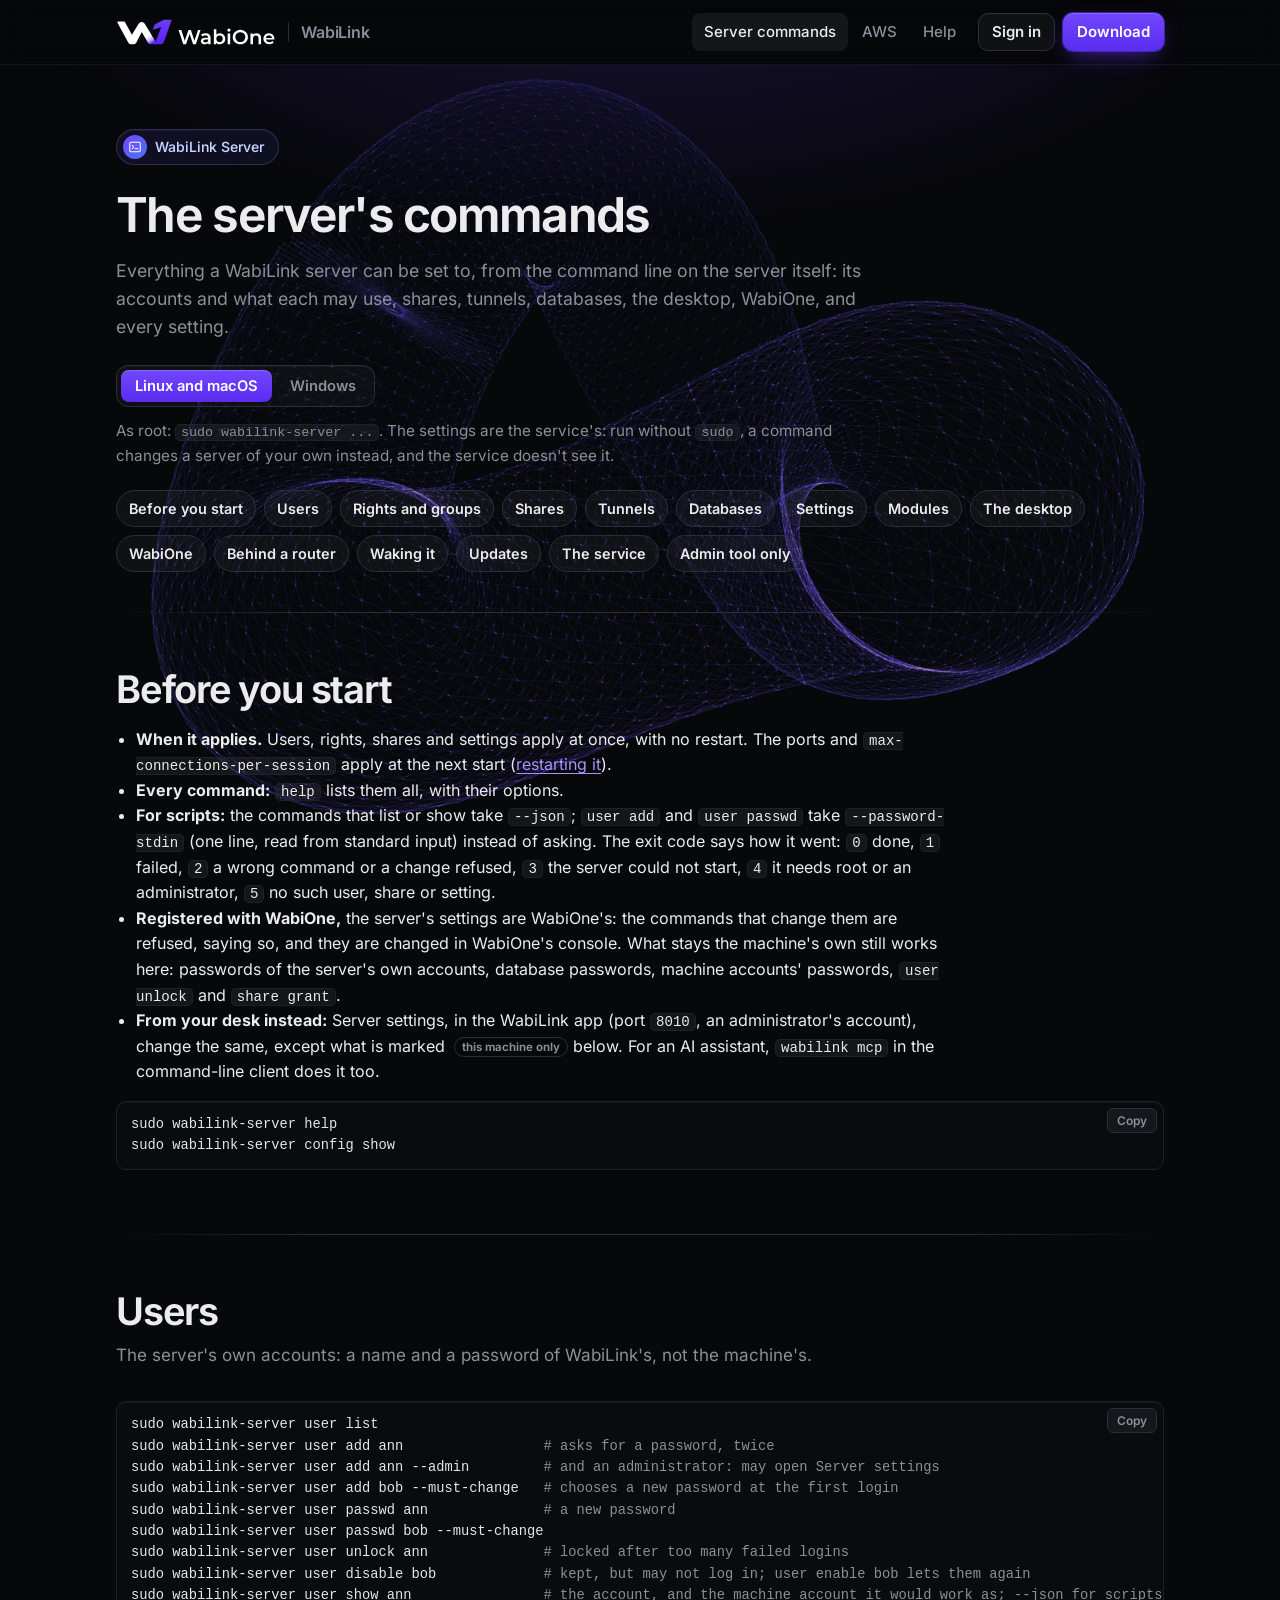
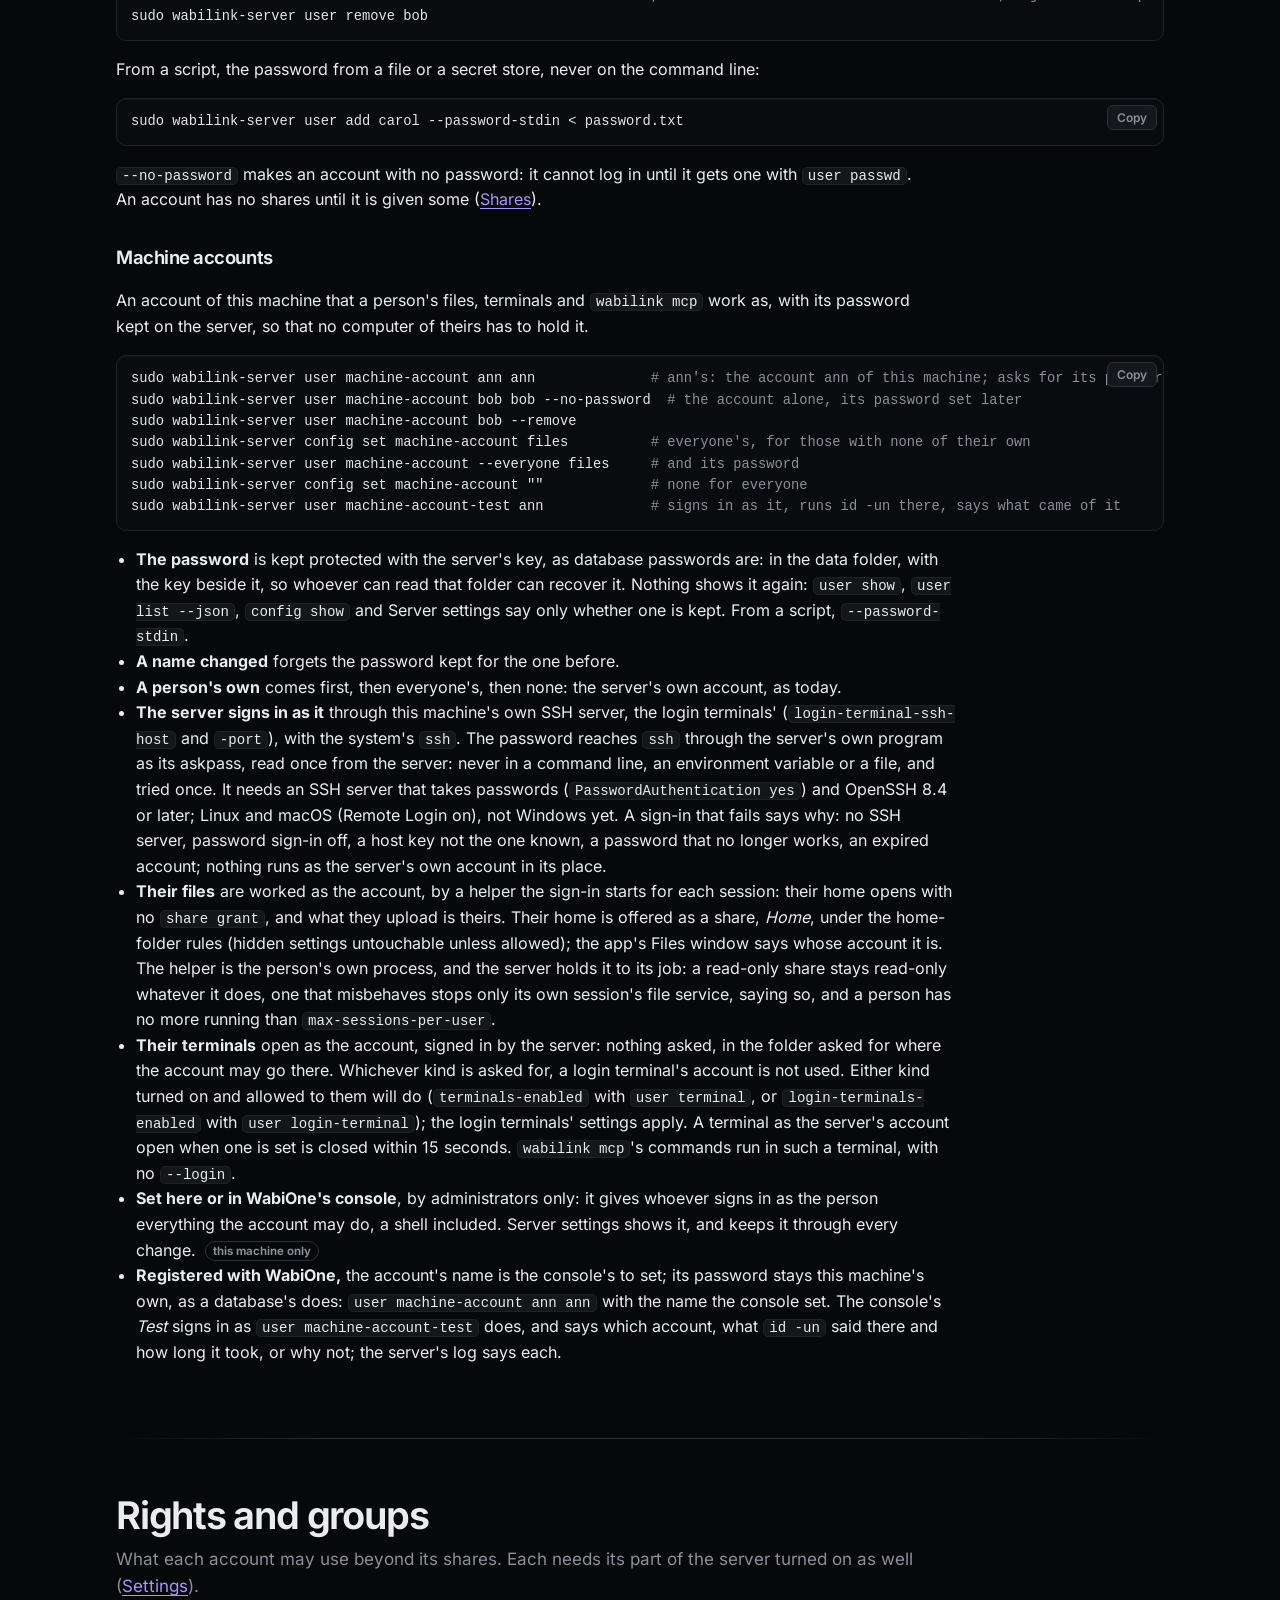
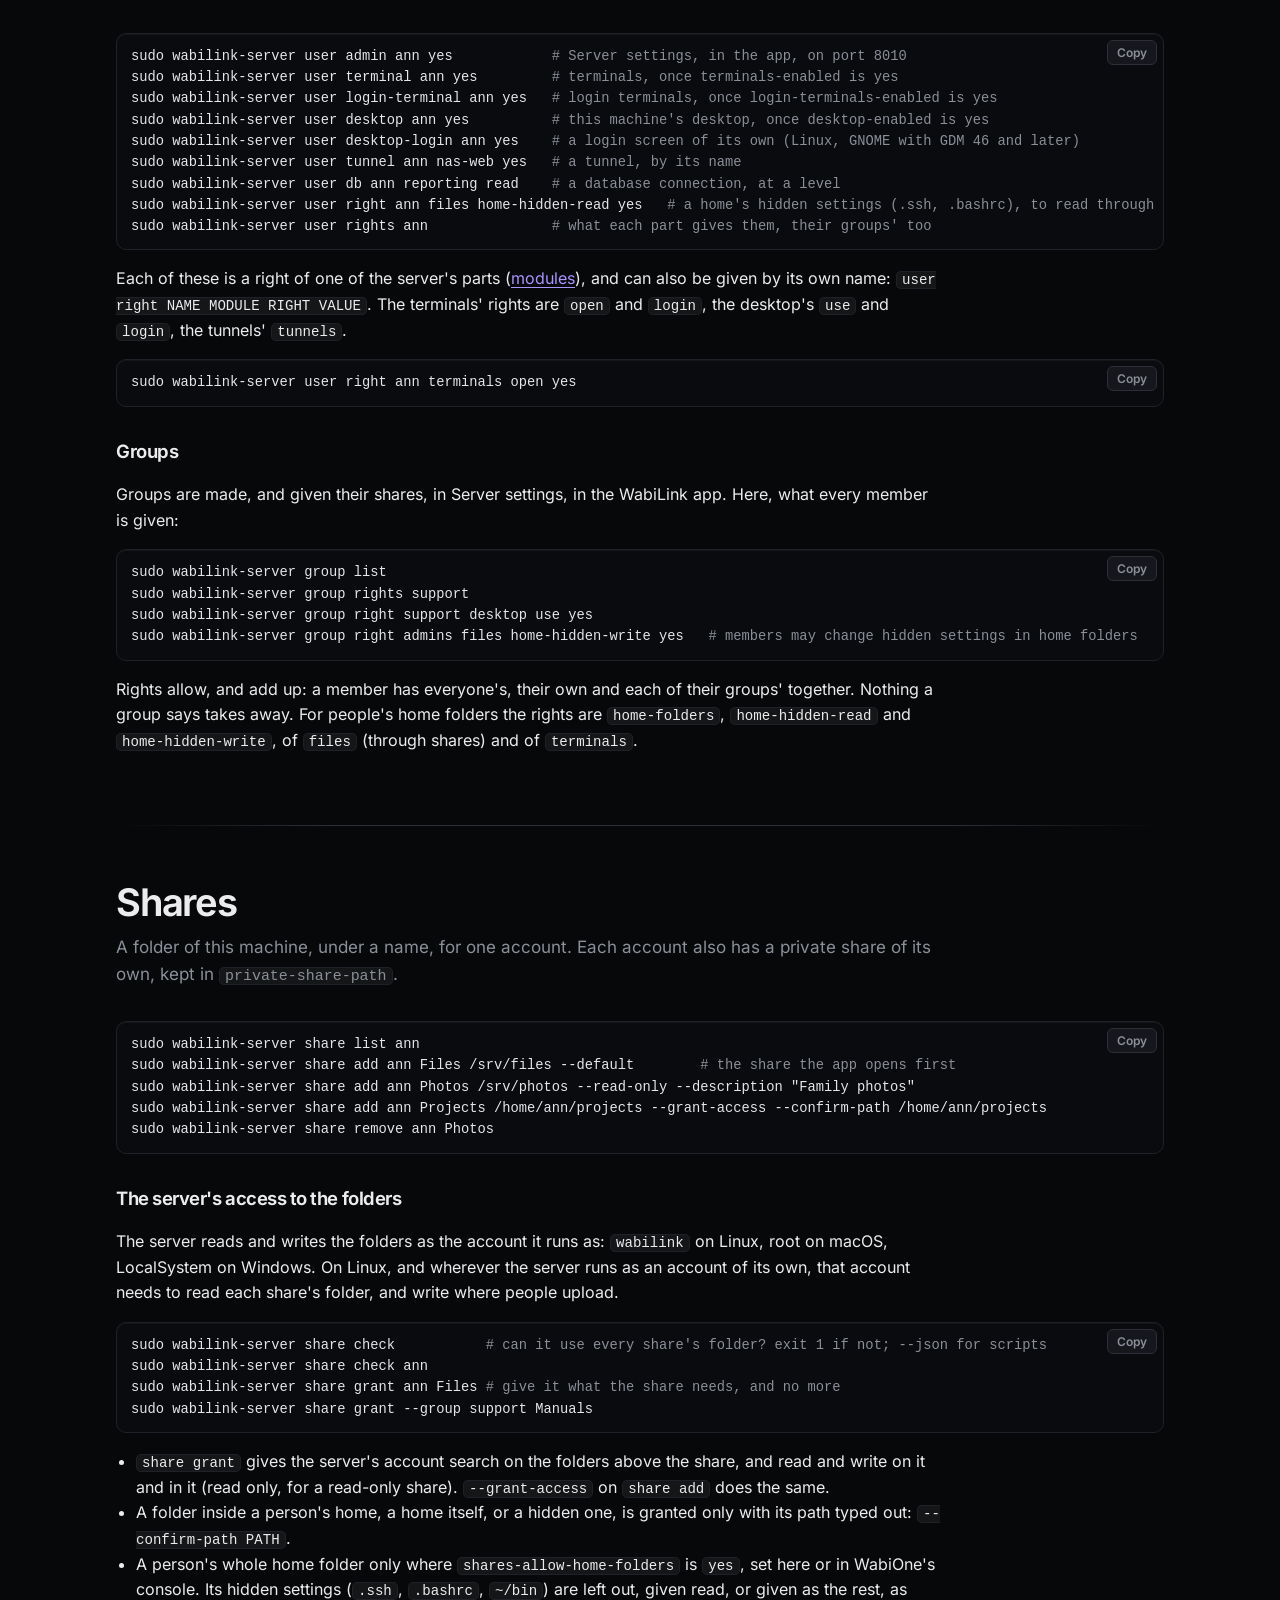
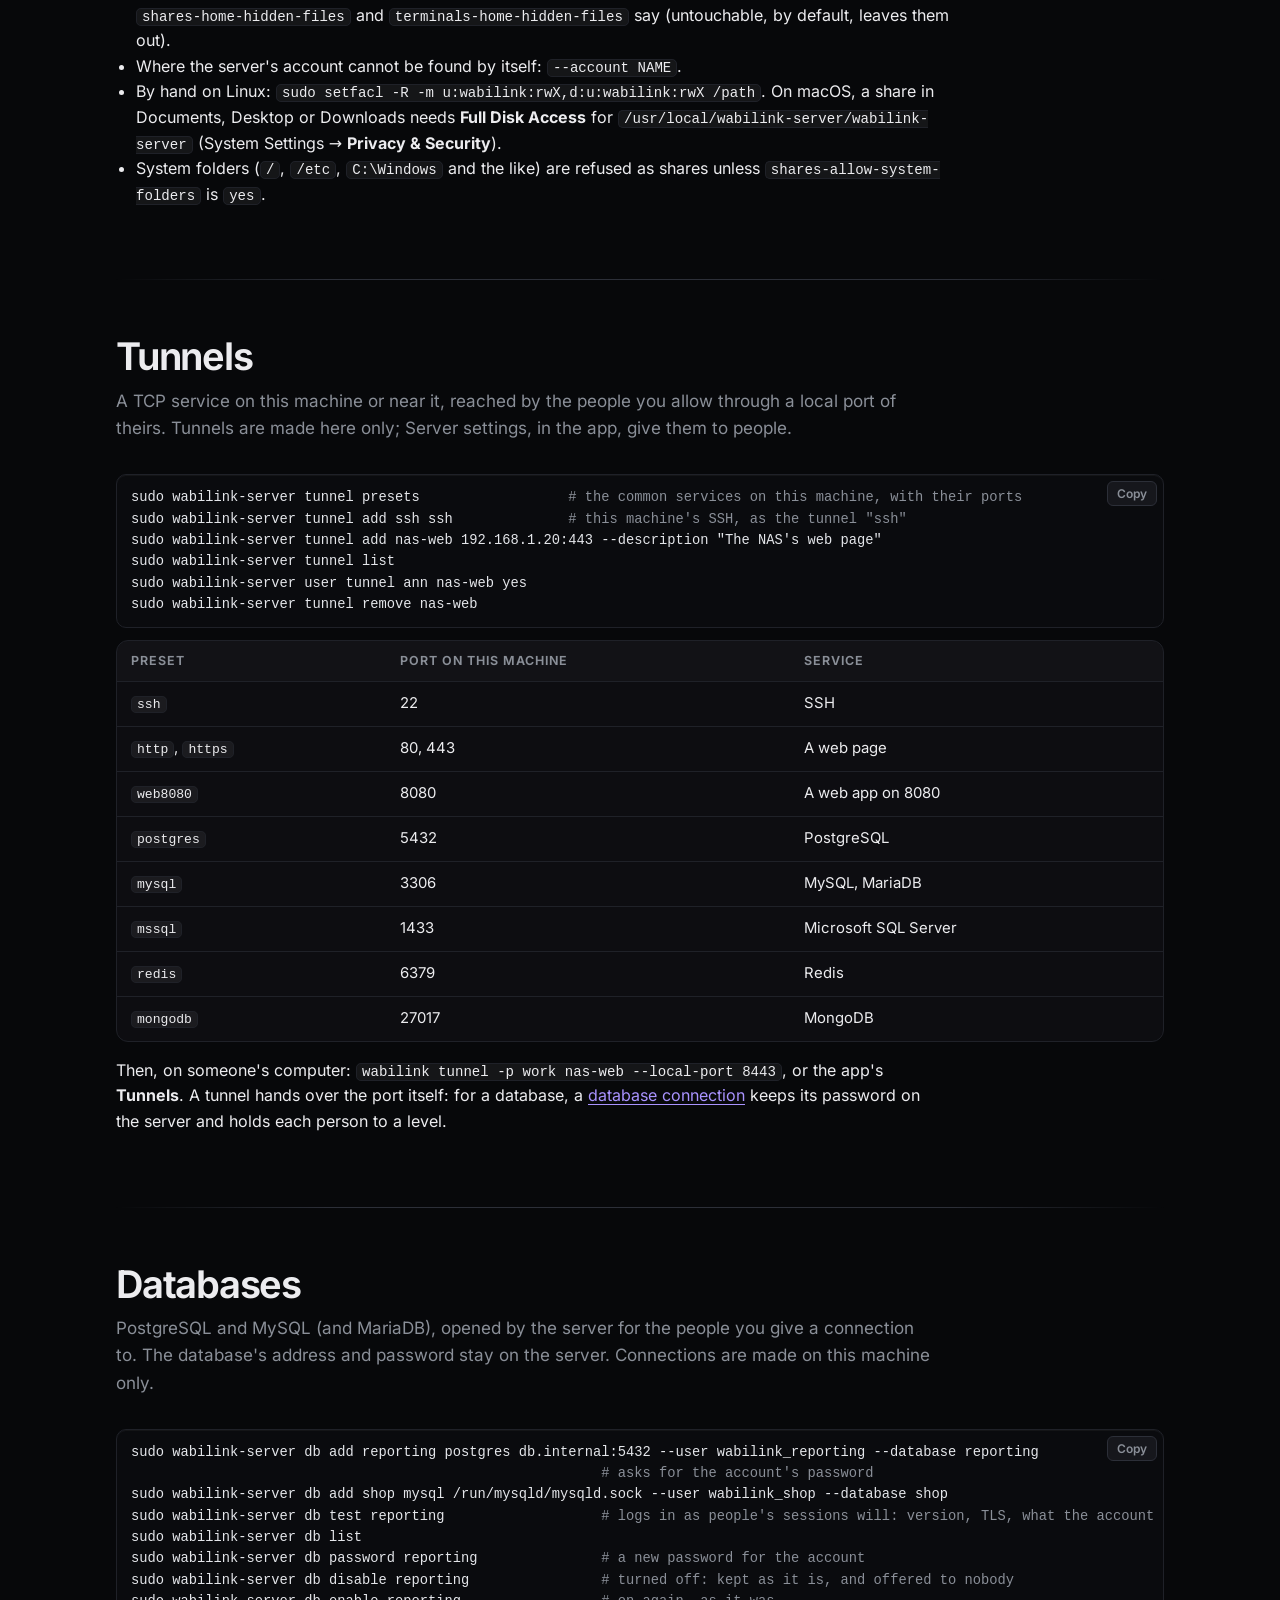
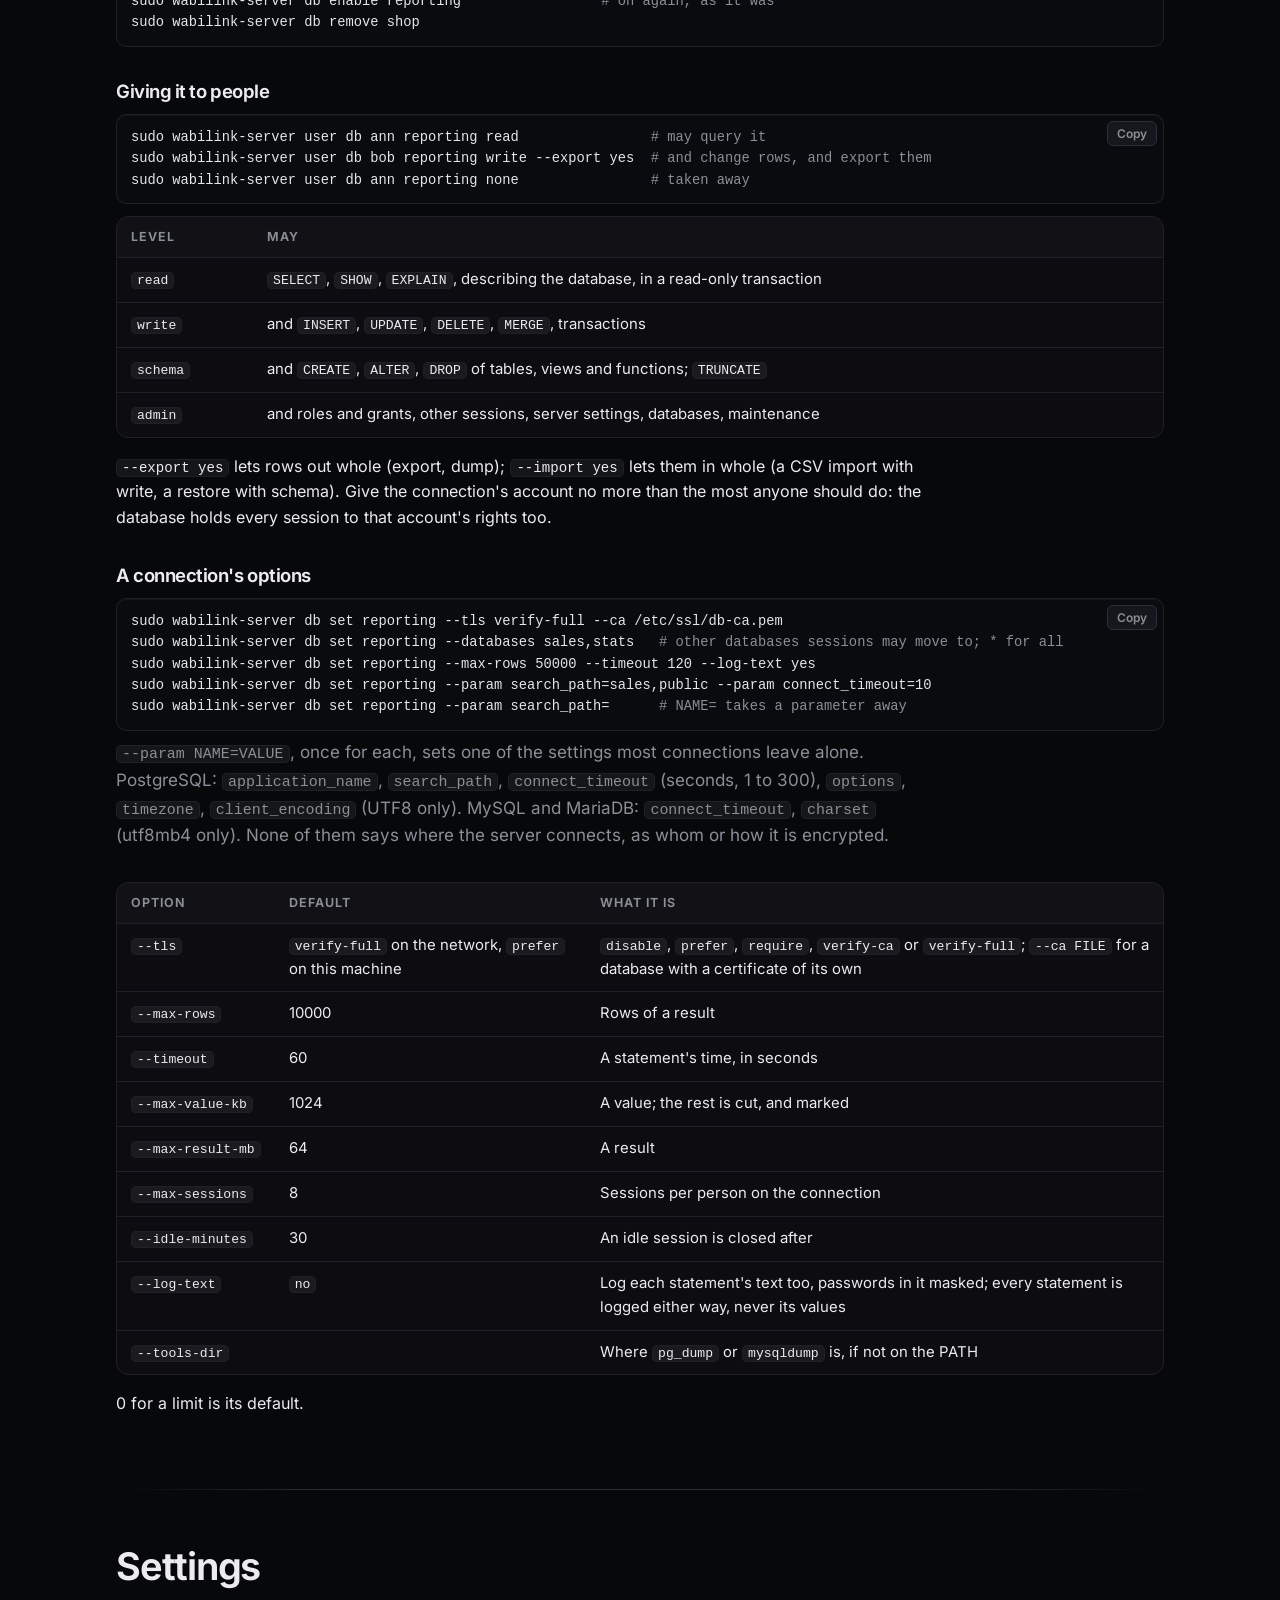
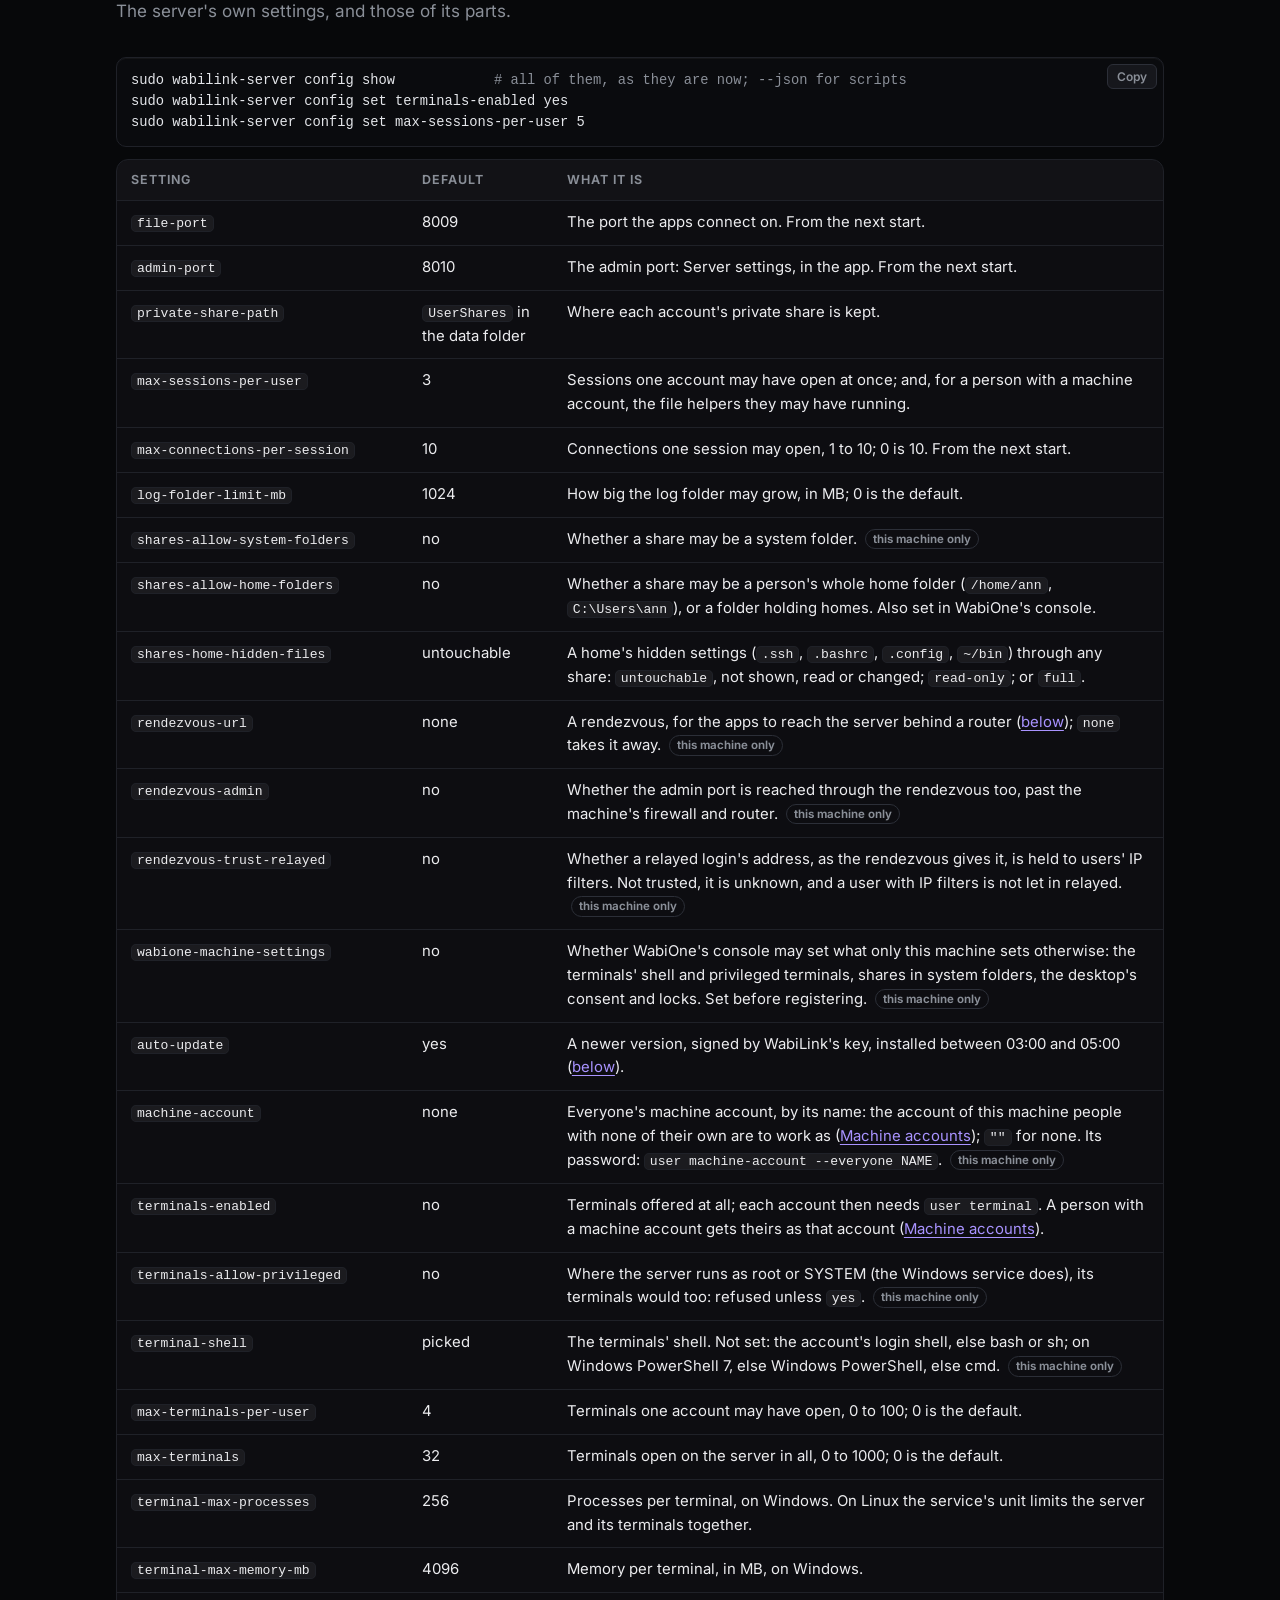
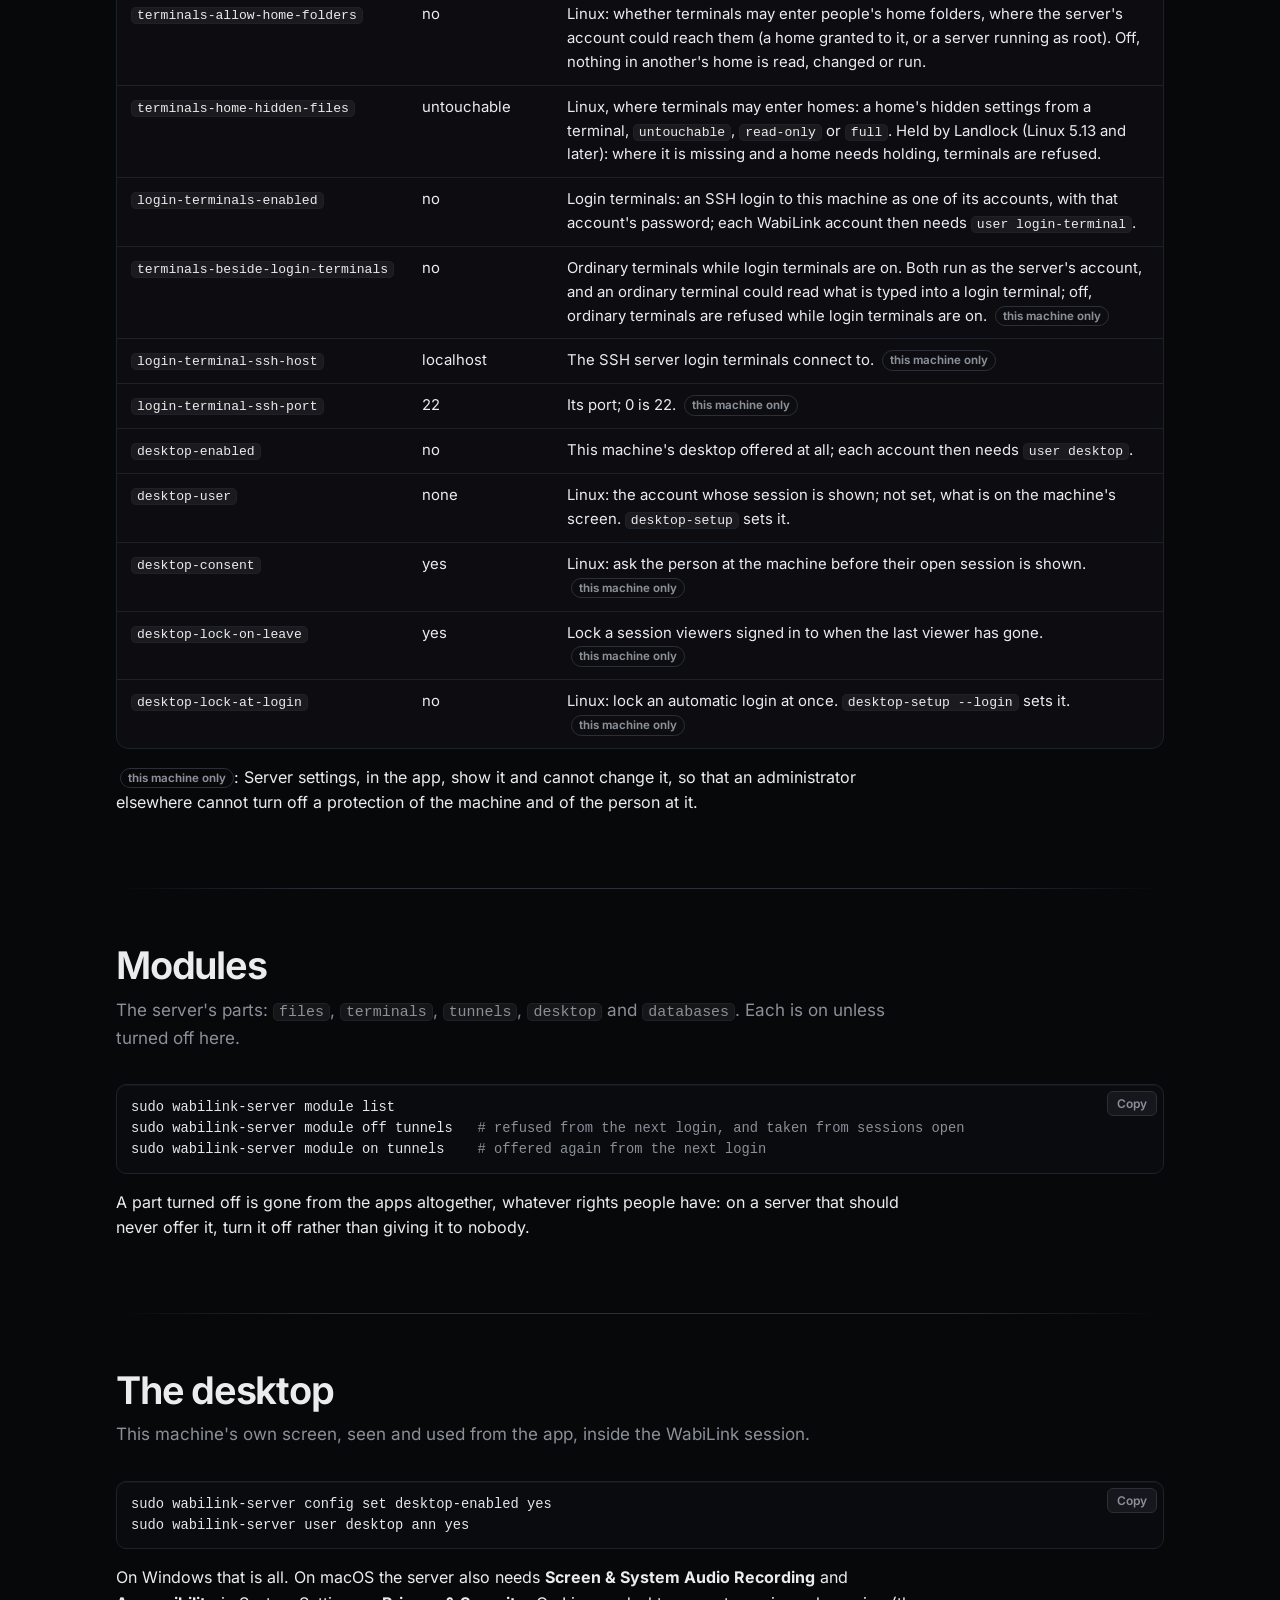
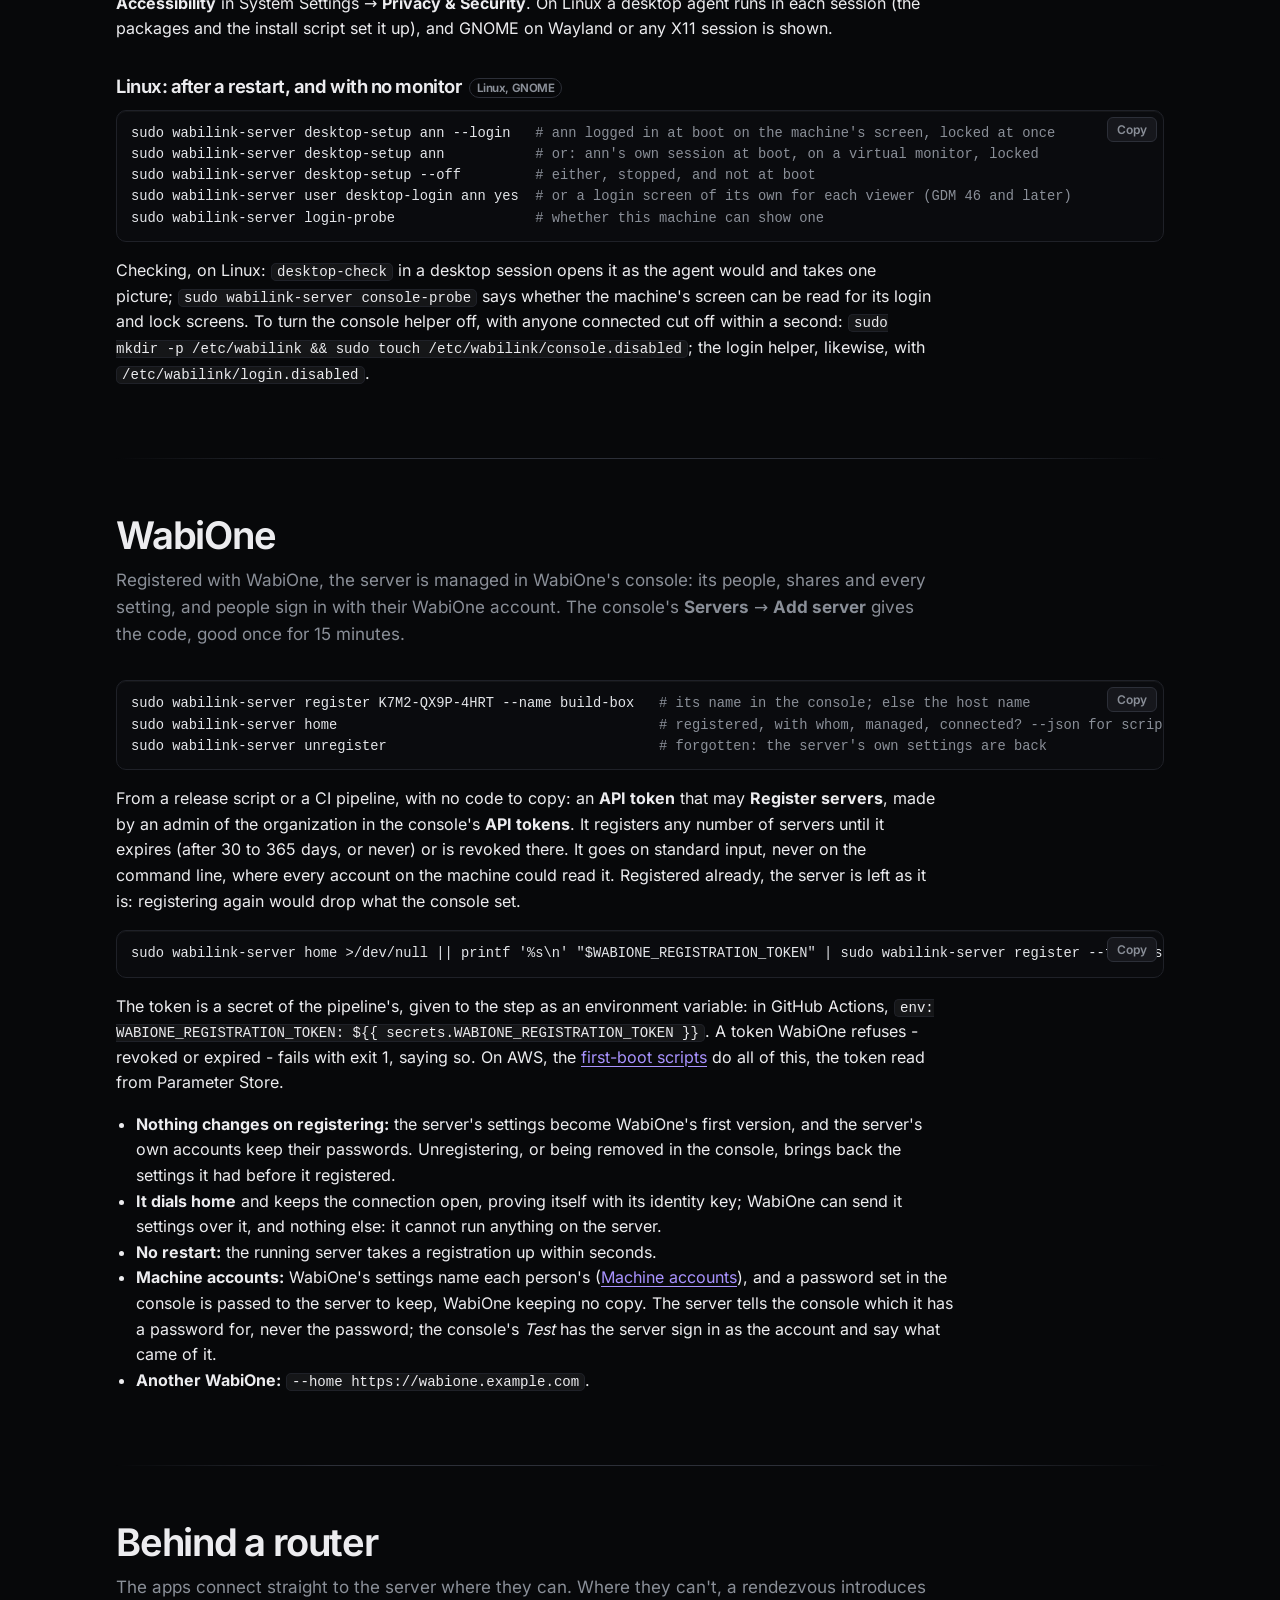
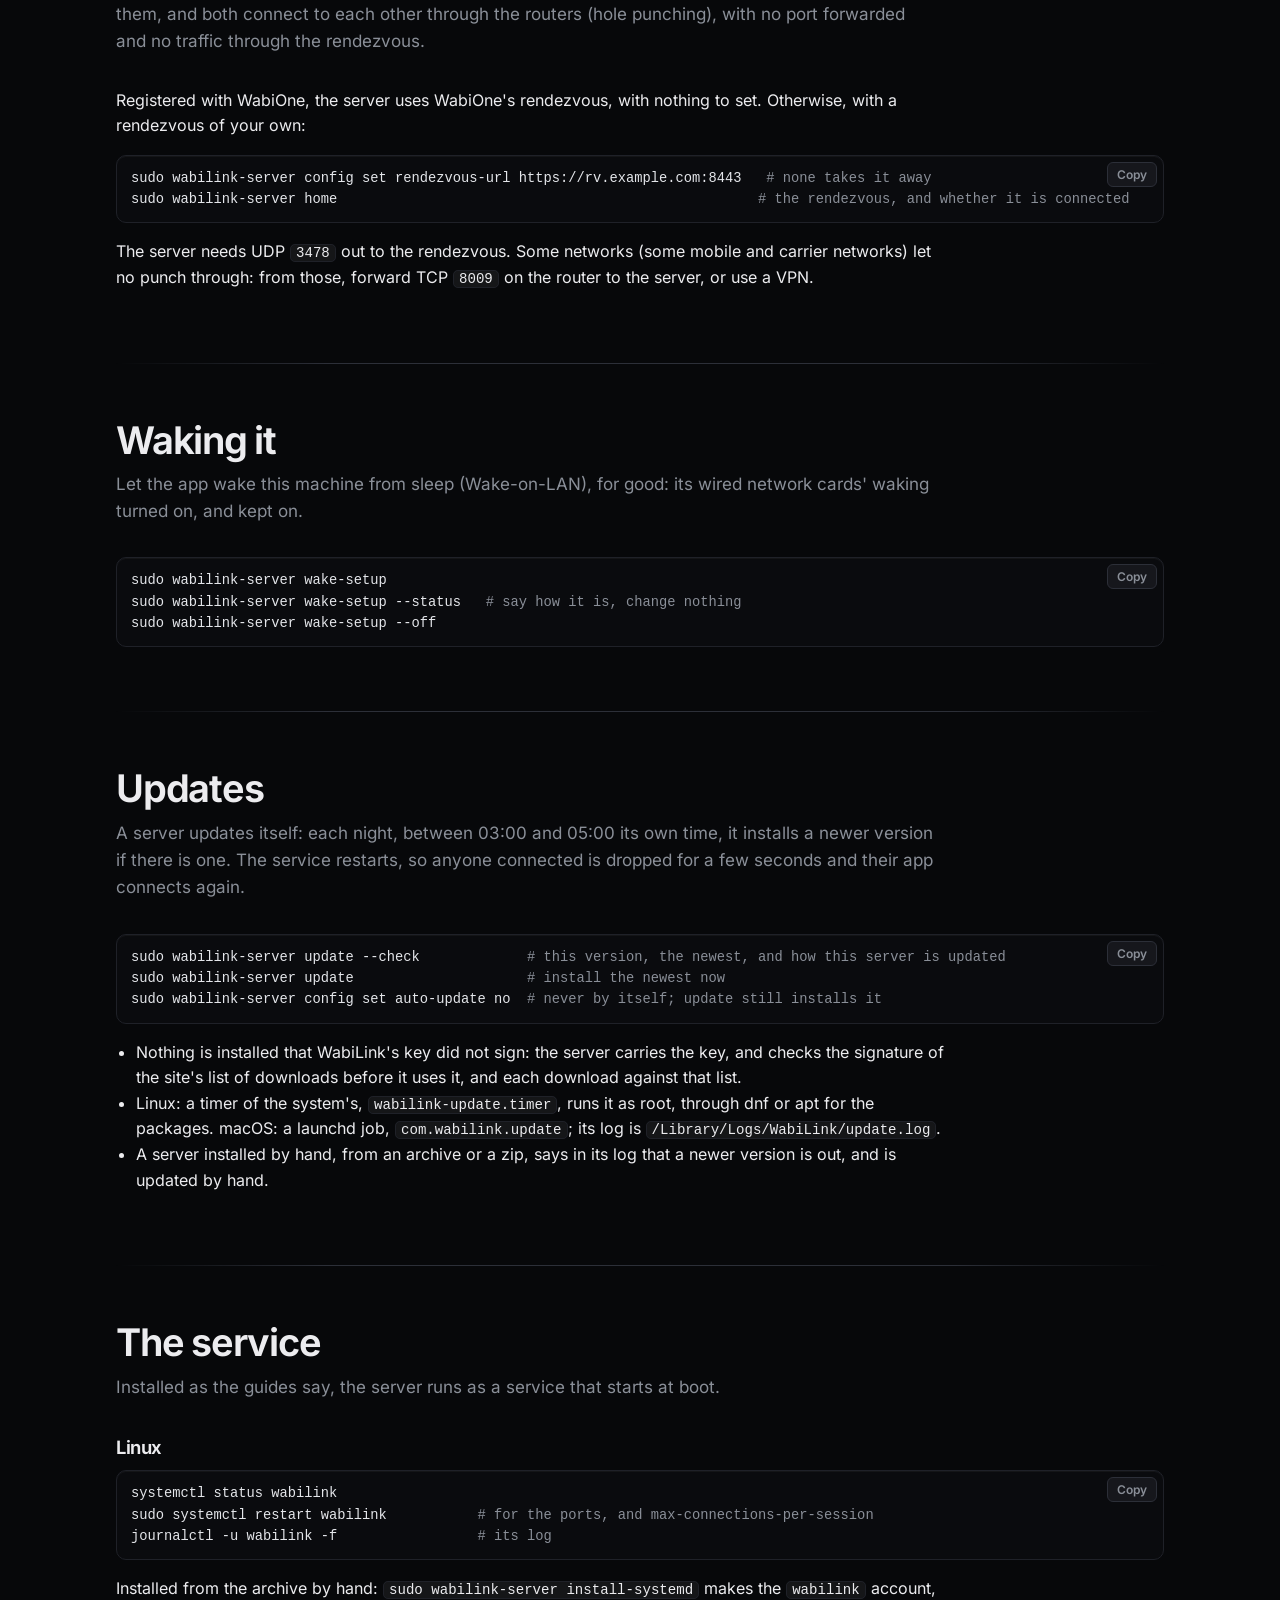
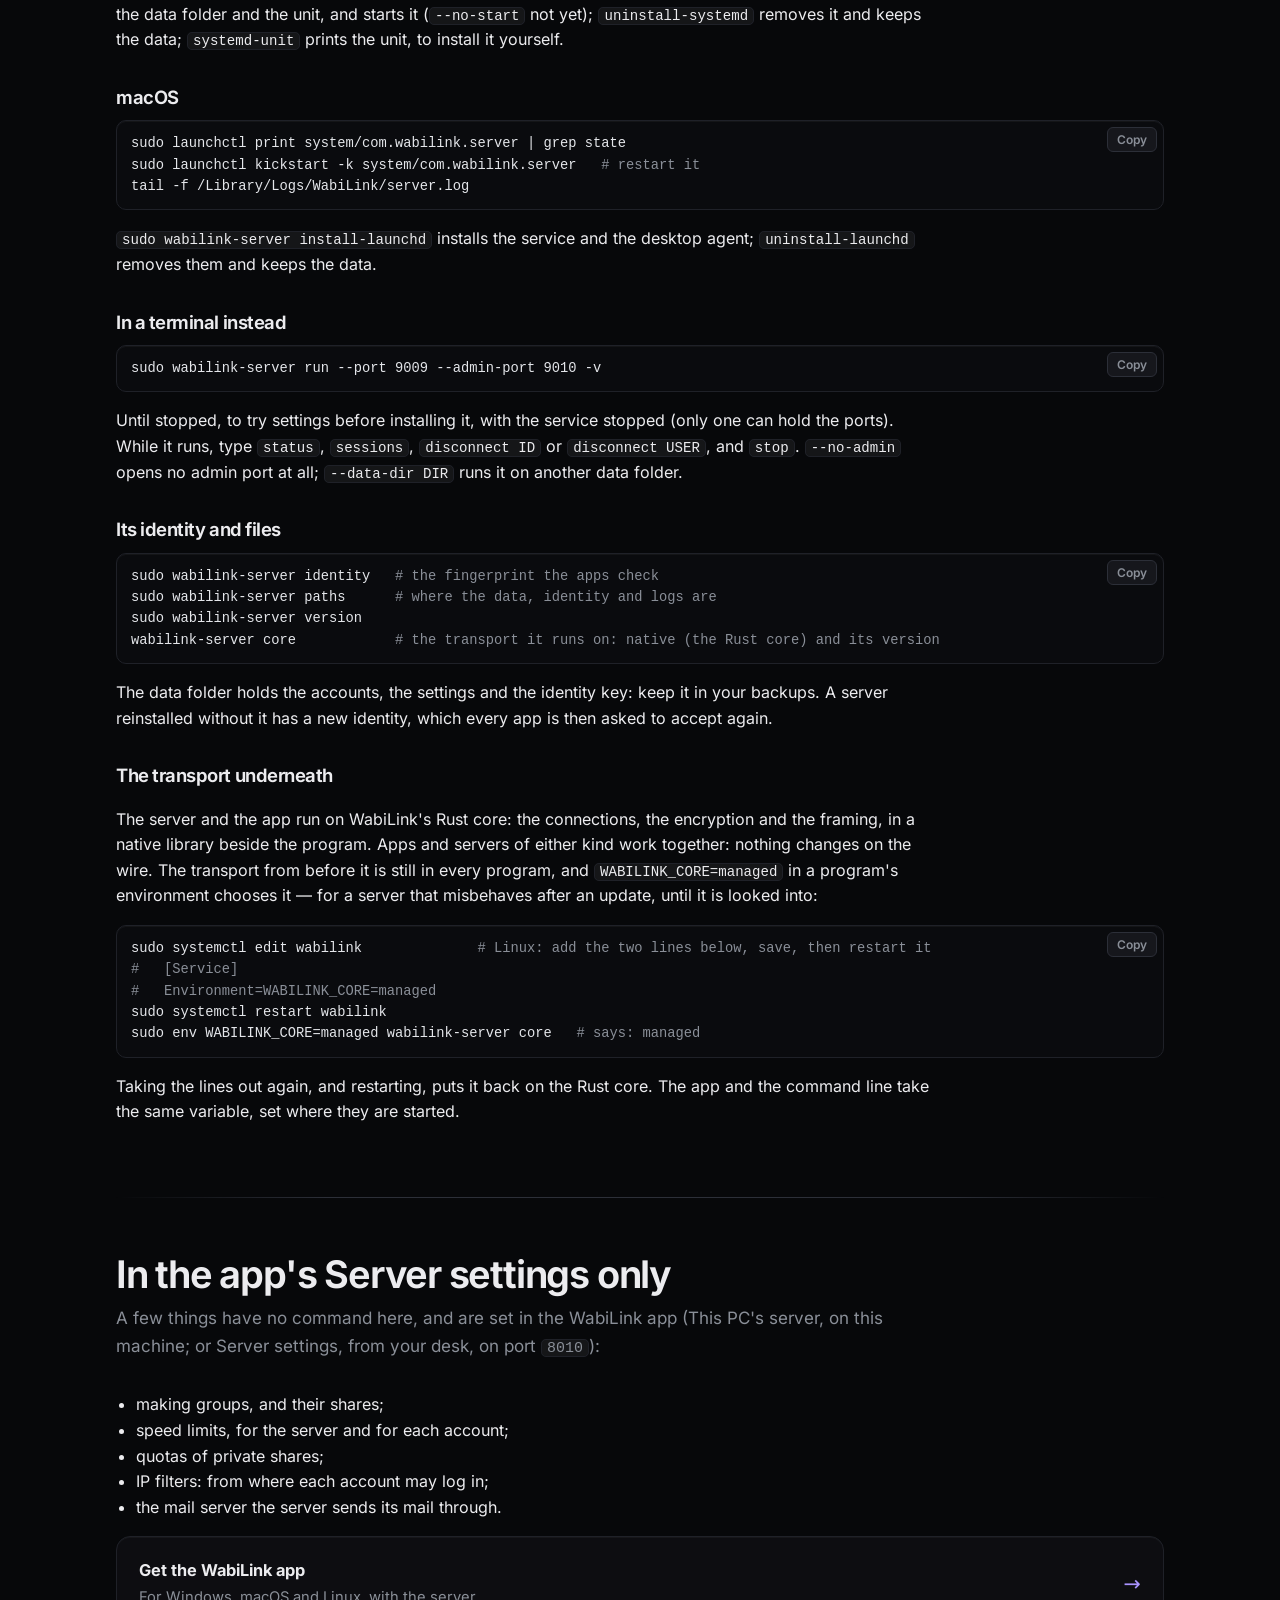
<file: server-commands.html>
<!doctype html>
<html lang="en">
<head>
<meta charset="utf-8">
<meta name="viewport" content="width=device-width, initial-scale=1">
<meta name="color-scheme" content="dark">
<meta name="theme-color" content="#07080a">
<title>WabiLink Server commands</title>
<meta name="description" content="Everything a WabiLink server can be set to, from the command line on the server: accounts and their rights, shares, tunnels, databases, the desktop, WabiOne, and every setting.">
<link rel="icon" type="image/svg+xml" href="assets/favicon.svg">
<script src="assets/mesh.js" defer></script>
<link rel="stylesheet" href="assets/site.css">
</head>
<body>

<header class="top">
  <div class="wrap">
    <a class="brand" href="https://www.wabione.com/"><img class="logo" src="assets/logo.svg" alt="WabiOne" width="160" height="26"></a>
    <a class="product" href="./">WabiLink</a>
    <nav aria-label="Main">
      <a href="server-commands.html" aria-current="page">Server commands</a>
      <a class="wide" href="./#aws">AWS</a>
      <a href="./#help">Help</a>
      <a class="signin" href="https://app.wabione.com/">Sign in</a>
      <a class="pill" href="./#get">Download</a>
    </nav>
  </div>
</header>

<div class="doc-hero">
  <div class="wrap">
    <p class="product-badge"><span class="mark" aria-hidden="true"><svg viewBox="0 0 24 24"><rect x="3" y="4" width="18" height="16" rx="2"/><path d="M7 9l3 3-3 3M12 15h5"/></svg></span>WabiLink Server</p>
    <h1>The server's commands</h1>
    <p class="lead">Everything a WabiLink server can be set to, from the command line on the server itself: its accounts and
      what each may use, shares, tunnels, databases, the desktop, WabiOne, and every setting.</p>
    <div class="os-switch" role="group" aria-label="Show the commands for">
      <button type="button" data-os="unix" aria-pressed="true">Linux and macOS</button>
      <button type="button" data-os="windows" aria-pressed="false">Windows</button>
    </div>
    <p class="os-note" data-for="unix">As root: <code>sudo wabilink-server ...</code>. The settings are the service's: run without
      <code>sudo</code>, a command changes a server of your own instead, and the service doesn't see it.</p>
    <p class="os-note" data-for="windows" hidden>In PowerShell opened as administrator (<span class="kbd">Win</span>+<span class="kbd">X</span>
      &rarr; <strong>Terminal (Admin)</strong>), in the server's folder (<code>cd "C:\Program Files\WabiLink\Server"</code> where
      WabiLink Setup installed it, <code>cd "C:\Program Files\WabiLink\wabilink-server"</code> where the zip was unpacked):
      <code>.\wabilink-service ...</code>. Not as administrator, it stops and says so.</p>
    <ul class="toc">
      <li><a href="#basics">Before you start</a></li>
      <li><a href="#users">Users</a></li>
      <li><a href="#rights">Rights and groups</a></li>
      <li><a href="#shares">Shares</a></li>
      <li><a href="#tunnels">Tunnels</a></li>
      <li><a href="#databases">Databases</a></li>
      <li><a href="#settings">Settings</a></li>
      <li><a href="#modules">Modules</a></li>
      <li><a href="#desktop">The desktop</a></li>
      <li><a href="#wabione">WabiOne</a></li>
      <li><a href="#nat">Behind a router</a></li>
      <li><a href="#wake">Waking it</a></li>
      <li><a href="#updates">Updates</a></li>
      <li><a href="#service">The service</a></li>
      <li><a href="#admin-tool">Admin tool only</a></li>
    </ul>
  </div>
</div>

<section class="ref" id="basics">
  <div class="wrap">
    <h2>Before you start</h2>
    <ul>
      <li><strong>When it applies.</strong> Users, rights, shares and settings apply at once, with no restart. The ports and
        <code>max-connections-per-session</code> apply at the next start (<a href="#service">restarting it</a>).</li>
      <li><strong>Every command:</strong> <code>help</code> lists them all, with their options.</li>
      <li><strong>For scripts:</strong> the commands that list or show take <code>--json</code>; <code>user add</code> and
        <code>user passwd</code> take <code>--password-stdin</code> (one line, read from standard input) instead of asking. The
        exit code says how it went: <code>0</code> done, <code>1</code> failed, <code>2</code> a wrong command or a change refused,
        <code>3</code> the server could not start, <code>4</code> it needs root or an administrator, <code>5</code> no such user,
        share or setting.</li>
      <li><strong>Registered with WabiOne,</strong> the server's settings are WabiOne's: the commands that change them are refused,
        saying so, and they are changed in WabiOne's console. What stays the machine's own still works here: passwords of the
        server's own accounts, database passwords, machine accounts' passwords, <code>user unlock</code> and <code>share grant</code>.</li>
      <li><strong>From your desk instead:</strong> Server settings, in the WabiLink app (port <code>8010</code>, an administrator's account), change the same,
        except what is marked <span class="only">this machine only</span> below. For an AI assistant, <code>wabilink mcp</code>
        in the command-line client does it too.</li>
    </ul>
    <pre><code>sudo wabilink-server help
sudo wabilink-server config show</code></pre>
  </div>
</section>

<section class="ref" id="users">
  <div class="wrap">
    <h2>Users</h2>
    <p class="sub">The server's own accounts: a name and a password of WabiLink's, not the machine's.</p>
    <pre><code>sudo wabilink-server user list
sudo wabilink-server user add ann                 <span class="c"># asks for a password, twice</span>
sudo wabilink-server user add ann --admin         <span class="c"># and an administrator: may open Server settings</span>
sudo wabilink-server user add bob --must-change   <span class="c"># chooses a new password at the first login</span>
sudo wabilink-server user passwd ann              <span class="c"># a new password</span>
sudo wabilink-server user passwd bob --must-change
sudo wabilink-server user unlock ann              <span class="c"># locked after too many failed logins</span>
sudo wabilink-server user disable bob             <span class="c"># kept, but may not log in; user enable bob lets them again</span>
sudo wabilink-server user show ann                <span class="c"># the account, and the machine account it would work as; --json for scripts</span>
sudo wabilink-server user remove bob</code></pre>
    <p>From a script, the password from a file or a secret store, never on the command line:</p>
    <pre data-for="unix"><code>sudo wabilink-server user add carol --password-stdin &lt; password.txt</code></pre>
    <pre data-for="windows" hidden><code>Get-Content password.txt | .\wabilink-service user add carol --password-stdin</code></pre>
    <p><code>--no-password</code> makes an account with no password: it cannot log in until it gets one with <code>user passwd</code>.
      An account has no shares until it is given some (<a href="#shares">Shares</a>).</p>
    <h3 id="machine-accounts">Machine accounts</h3>
    <p>An account of this machine that a person's files, terminals and <code>wabilink mcp</code> work as, with its password
      kept on the server, so that no computer of theirs has to hold it.</p>
    <pre><code>sudo wabilink-server user machine-account ann ann              <span class="c"># ann's: the account ann of this machine; asks for its password, twice</span>
sudo wabilink-server user machine-account bob bob --no-password  <span class="c"># the account alone, its password set later</span>
sudo wabilink-server user machine-account bob --remove
sudo wabilink-server config set machine-account files          <span class="c"># everyone's, for those with none of their own</span>
sudo wabilink-server user machine-account --everyone files     <span class="c"># and its password</span>
sudo wabilink-server config set machine-account ""             <span class="c"># none for everyone</span>
sudo wabilink-server user machine-account-test ann             <span class="c"># signs in as it, runs id -un there, says what came of it</span></code></pre>
    <ul>
      <li><strong>The password</strong> is kept protected with the server's key, as database passwords are: in the data folder,
        with the key beside it, so whoever can read that folder can recover it. Nothing shows it again: <code>user show</code>,
        <code>user list --json</code>, <code>config show</code> and Server settings say only whether one is kept. From a script,
        <code>--password-stdin</code>.</li>
      <li><strong>A name changed</strong> forgets the password kept for the one before.</li>
      <li><strong>A person's own</strong> comes first, then everyone's, then none: the server's own account, as today.</li>
      <li><strong>The server signs in as it</strong> through this machine's own SSH server, the login terminals'
        (<code>login-terminal-ssh-host</code> and <code>-port</code>), with the system's <code>ssh</code>. The password reaches
        <code>ssh</code> through the server's own program as its askpass, read once from the server: never in a command line,
        an environment variable or a file, and tried once. It needs an SSH server that takes passwords
        (<code>PasswordAuthentication yes</code>) and OpenSSH 8.4 or later; Linux and macOS (Remote Login on), not Windows yet.
        A sign-in that fails says why: no SSH server, password sign-in off, a host key not the one known, a password that no
        longer works, an expired account; nothing runs as the server's own account in its place.</li>
      <li><strong>Their files</strong> are worked as the account, by a helper the sign-in starts for each session: their home opens
        with no <code>share grant</code>, and what they upload is theirs. Their home is offered as a share, <em>Home</em>, under the
        home-folder rules (hidden settings untouchable unless allowed); the app's Files window says whose account it is. The
        helper is the person's own process, and the server holds it to its job: a read-only share stays read-only whatever it
        does, one that misbehaves stops only its own session's file service, saying so, and a person has no more running than
        <code>max-sessions-per-user</code>.</li>
      <li><strong>Their terminals</strong> open as the account, signed in by the server: nothing asked, in the folder asked for where the
        account may go there. Whichever kind is asked for, a login terminal's account is not used. Either kind turned on and allowed
        to them will do (<code>terminals-enabled</code> with <code>user terminal</code>, or <code>login-terminals-enabled</code> with
        <code>user login-terminal</code>); the login terminals' settings apply. A terminal as the server's account open when one is set
        is closed within 15 seconds. <code>wabilink mcp</code>'s commands run in such a terminal, with no <code>--login</code>.</li>
      <li><strong>Set here or in WabiOne's console</strong>, by administrators only: it gives whoever signs in as the person
        everything the account may do, a shell included. Server settings shows it, and keeps it through every change.
        <span class="only">this machine only</span></li>
      <li><strong>Registered with WabiOne,</strong> the account's name is the console's to set; its password stays this machine's
        own, as a database's does: <code>user machine-account ann ann</code> with the name the console set. The console's
        <em>Test</em> signs in as <code>user machine-account-test</code> does, and says which account, what <code>id -un</code> said
        there and how long it took, or why not; the server's log says each.</li>
    </ul>
  </div>
</section>

<section class="ref" id="rights">
  <div class="wrap">
    <h2>Rights and groups</h2>
    <p class="sub">What each account may use beyond its shares. Each needs its part of the server turned on as well
      (<a href="#settings">Settings</a>).</p>
    <pre><code>sudo wabilink-server user admin ann yes            <span class="c"># Server settings, in the app, on port 8010</span>
sudo wabilink-server user terminal ann yes         <span class="c"># terminals, once terminals-enabled is yes</span>
sudo wabilink-server user login-terminal ann yes   <span class="c"># login terminals, once login-terminals-enabled is yes</span>
sudo wabilink-server user desktop ann yes          <span class="c"># this machine's desktop, once desktop-enabled is yes</span>
sudo wabilink-server user desktop-login ann yes    <span class="c"># a login screen of its own (Linux, GNOME with GDM 46 and later)</span>
sudo wabilink-server user tunnel ann nas-web yes   <span class="c"># a tunnel, by its name</span>
sudo wabilink-server user db ann reporting read    <span class="c"># a database connection, at a level</span>
sudo wabilink-server user right ann files home-hidden-read yes   <span class="c"># a home's hidden settings (.ssh, .bashrc), to read through shares</span>
sudo wabilink-server user rights ann               <span class="c"># what each part gives them, their groups' too</span></code></pre>
    <p>Each of these is a right of one of the server's parts (<a href="#modules">modules</a>), and can also be given by its own
      name: <code>user right NAME MODULE RIGHT VALUE</code>. The terminals' rights are <code>open</code> and <code>login</code>,
      the desktop's <code>use</code> and <code>login</code>, the tunnels' <code>tunnels</code>.</p>
    <pre><code>sudo wabilink-server user right ann terminals open yes</code></pre>
    <h3>Groups</h3>
    <p>Groups are made, and given their shares, in Server settings, in the WabiLink app. Here, what every member is given:</p>
    <pre><code>sudo wabilink-server group list
sudo wabilink-server group rights support
sudo wabilink-server group right support desktop use yes
sudo wabilink-server group right admins files home-hidden-write yes   <span class="c"># members may change hidden settings in home folders</span></code></pre>
    <p>Rights allow, and add up: a member has everyone's, their own and each of their groups' together. Nothing a group
      says takes away. For people's home folders the rights are <code>home-folders</code>, <code>home-hidden-read</code> and
      <code>home-hidden-write</code>, of <code>files</code> (through shares) and of <code>terminals</code>.</p>
  </div>
</section>

<section class="ref" id="shares">
  <div class="wrap">
    <h2>Shares</h2>
    <p class="sub">A folder of this machine, under a name, for one account. Each account also has a private share of its own, kept
      in <code>private-share-path</code>.</p>
    <pre data-for="unix"><code>sudo wabilink-server share list ann
sudo wabilink-server share add ann Files /srv/files --default        <span class="c"># the share the app opens first</span>
sudo wabilink-server share add ann Photos /srv/photos --read-only --description "Family photos"
sudo wabilink-server share add ann Projects /home/ann/projects --grant-access --confirm-path /home/ann/projects
sudo wabilink-server share remove ann Photos</code></pre>
    <pre data-for="windows" hidden><code>.\wabilink-service share list ann
.\wabilink-service share add ann Files C:\Users\Public --default      <span class="c"># the share the app opens first</span>
.\wabilink-service share add ann Photos D:\Photos --read-only --description "Family photos"
.\wabilink-service share remove ann Photos</code></pre>
    <h3>The server's access to the folders</h3>
    <p>The server reads and writes the folders as the account it runs as: <code>wabilink</code> on Linux, root on macOS,
      LocalSystem on Windows. On Linux, and wherever the server runs as an account of its own, that account needs to read each
      share's folder, and write where people upload.</p>
    <pre><code>sudo wabilink-server share check           <span class="c"># can it use every share's folder? exit 1 if not; --json for scripts</span>
sudo wabilink-server share check ann
sudo wabilink-server share grant ann Files <span class="c"># give it what the share needs, and no more</span>
sudo wabilink-server share grant --group support Manuals</code></pre>
    <ul>
      <li><code>share grant</code> gives the server's account search on the folders above the share, and read and write on it and
        in it (read only, for a read-only share). <code>--grant-access</code> on <code>share add</code> does the same.</li>
      <li>A folder inside a person's home, a home itself, or a hidden one, is granted only with its path typed out: <code>--confirm-path PATH</code>.</li>
      <li>A person's whole home folder only where <code>shares-allow-home-folders</code> is <code>yes</code>, set here or in WabiOne's console.
        Its hidden settings (<code>.ssh</code>, <code>.bashrc</code>, <code>~/bin</code>) are left out, given read, or given as the rest, as
        <code>shares-home-hidden-files</code> and <code>terminals-home-hidden-files</code> say (untouchable, by default, leaves them out).</li>
      <li>Where the server's account cannot be found by itself: <code>--account NAME</code>.</li>
      <li data-for="unix">By hand on Linux: <code>sudo setfacl -R -m u:wabilink:rwX,d:u:wabilink:rwX /path</code>. On macOS, a share
        in Documents, Desktop or Downloads needs <strong>Full Disk Access</strong> for
        <code>/usr/local/wabilink-server/wabilink-server</code> (System Settings &rarr; <strong>Privacy &amp; Security</strong>).</li>
      <li>System folders (<code>/</code>, <code>/etc</code>, <code>C:\Windows</code> and the like) are refused as shares unless
        <code>shares-allow-system-folders</code> is <code>yes</code>.</li>
    </ul>
  </div>
</section>

<section class="ref" id="tunnels">
  <div class="wrap">
    <h2>Tunnels</h2>
    <p class="sub">A TCP service on this machine or near it, reached by the people you allow through a local port of theirs. Tunnels
      are made here only; Server settings, in the app, give them to people.</p>
    <pre><code>sudo wabilink-server tunnel presets                  <span class="c"># the common services on this machine, with their ports</span>
sudo wabilink-server tunnel add ssh ssh              <span class="c"># this machine's SSH, as the tunnel "ssh"</span>
sudo wabilink-server tunnel add nas-web 192.168.1.20:443 --description "The NAS's web page"
sudo wabilink-server tunnel list
sudo wabilink-server user tunnel ann nas-web yes
sudo wabilink-server tunnel remove nas-web</code></pre>
    <div class="table-scroll">
      <table class="keys">
        <thead><tr><th>Preset</th><th>Port on this machine</th><th>Service</th></tr></thead>
        <tbody>
          <tr><td><code>ssh</code></td><td>22</td><td>SSH</td></tr>
          <tr><td><code>http</code>, <code>https</code></td><td>80, 443</td><td>A web page</td></tr>
          <tr><td><code>web8080</code></td><td>8080</td><td>A web app on 8080</td></tr>
          <tr><td><code>postgres</code></td><td>5432</td><td>PostgreSQL</td></tr>
          <tr><td><code>mysql</code></td><td>3306</td><td>MySQL, MariaDB</td></tr>
          <tr><td><code>mssql</code></td><td>1433</td><td>Microsoft SQL Server</td></tr>
          <tr><td><code>redis</code></td><td>6379</td><td>Redis</td></tr>
          <tr><td><code>mongodb</code></td><td>27017</td><td>MongoDB</td></tr>
        </tbody>
      </table>
    </div>
    <p>Then, on someone's computer: <code>wabilink tunnel -p work nas-web --local-port 8443</code>, or the app's
      <strong>Tunnels</strong>. A tunnel hands over the port itself: for a database, a <a href="#databases">database
      connection</a> keeps its password on the server and holds each person to a level.</p>
  </div>
</section>

<section class="ref" id="databases">
  <div class="wrap">
    <h2>Databases</h2>
    <p class="sub">PostgreSQL and MySQL (and MariaDB), opened by the server for the people you give a connection to. The database's
      address and password stay on the server. Connections are made on this machine only.</p>
    <pre><code>sudo wabilink-server db add reporting postgres db.internal:5432 --user wabilink_reporting --database reporting
                                                         <span class="c"># asks for the account's password</span>
sudo wabilink-server db add shop mysql /run/mysqld/mysqld.sock --user wabilink_shop --database shop
sudo wabilink-server db test reporting                   <span class="c"># logs in as people's sessions will: version, TLS, what the account may do</span>
sudo wabilink-server db list
sudo wabilink-server db password reporting               <span class="c"># a new password for the account</span>
sudo wabilink-server db disable reporting                <span class="c"># turned off: kept as it is, and offered to nobody</span>
sudo wabilink-server db enable reporting                 <span class="c"># on again, as it was</span>
sudo wabilink-server db remove shop</code></pre>
    <h3>Giving it to people</h3>
    <pre><code>sudo wabilink-server user db ann reporting read                <span class="c"># may query it</span>
sudo wabilink-server user db bob reporting write --export yes  <span class="c"># and change rows, and export them</span>
sudo wabilink-server user db ann reporting none                <span class="c"># taken away</span></code></pre>
    <div class="table-scroll">
      <table class="keys">
        <thead><tr><th>Level</th><th>May</th></tr></thead>
        <tbody>
          <tr><td><code>read</code></td><td><code>SELECT</code>, <code>SHOW</code>, <code>EXPLAIN</code>, describing the database, in a read-only transaction</td></tr>
          <tr><td><code>write</code></td><td>and <code>INSERT</code>, <code>UPDATE</code>, <code>DELETE</code>, <code>MERGE</code>, transactions</td></tr>
          <tr><td><code>schema</code></td><td>and <code>CREATE</code>, <code>ALTER</code>, <code>DROP</code> of tables, views and functions; <code>TRUNCATE</code></td></tr>
          <tr><td><code>admin</code></td><td>and roles and grants, other sessions, server settings, databases, maintenance</td></tr>
        </tbody>
      </table>
    </div>
    <p><code>--export yes</code> lets rows out whole (export, dump); <code>--import yes</code> lets them in whole (a CSV import with
      write, a restore with schema). Give the connection's account no more than the most anyone should do: the database holds
      every session to that account's rights too.</p>
    <h3>A connection's options</h3>
    <pre><code>sudo wabilink-server db set reporting --tls verify-full --ca /etc/ssl/db-ca.pem
sudo wabilink-server db set reporting --databases sales,stats   <span class="c"># other databases sessions may move to; * for all</span>
sudo wabilink-server db set reporting --max-rows 50000 --timeout 120 --log-text yes
sudo wabilink-server db set reporting --param search_path=sales,public --param connect_timeout=10
sudo wabilink-server db set reporting --param search_path=      <span class="c"># NAME= takes a parameter away</span></code></pre>
    <p class="sub"><code>--param NAME=VALUE</code>, once for each, sets one of the settings most connections leave alone. PostgreSQL:
      <code>application_name</code>, <code>search_path</code>, <code>connect_timeout</code> (seconds, 1 to 300), <code>options</code>,
      <code>timezone</code>, <code>client_encoding</code> (UTF8 only). MySQL and MariaDB: <code>connect_timeout</code>, <code>charset</code>
      (utf8mb4 only). None of them says where the server connects, as whom or how it is encrypted.</p>
    <div class="table-scroll">
      <table class="keys">
        <thead><tr><th>Option</th><th>Default</th><th>What it is</th></tr></thead>
        <tbody>
          <tr><td><code>--tls</code></td><td><code>verify-full</code> on the network, <code>prefer</code> on this machine</td><td><code>disable</code>, <code>prefer</code>, <code>require</code>, <code>verify-ca</code> or <code>verify-full</code>; <code>--ca FILE</code> for a database with a certificate of its own</td></tr>
          <tr><td><code>--max-rows</code></td><td>10000</td><td>Rows of a result</td></tr>
          <tr><td><code>--timeout</code></td><td>60</td><td>A statement's time, in seconds</td></tr>
          <tr><td><code>--max-value-kb</code></td><td>1024</td><td>A value; the rest is cut, and marked</td></tr>
          <tr><td><code>--max-result-mb</code></td><td>64</td><td>A result</td></tr>
          <tr><td><code>--max-sessions</code></td><td>8</td><td>Sessions per person on the connection</td></tr>
          <tr><td><code>--idle-minutes</code></td><td>30</td><td>An idle session is closed after</td></tr>
          <tr><td><code>--log-text</code></td><td><code>no</code></td><td>Log each statement's text too, passwords in it masked; every statement is logged either way, never its values</td></tr>
          <tr><td><code>--tools-dir</code></td><td></td><td>Where <code>pg_dump</code> or <code>mysqldump</code> is, if not on the PATH</td></tr>
        </tbody>
      </table>
    </div>
    <p>0 for a limit is its default.</p>
  </div>
</section>

<section class="ref" id="settings">
  <div class="wrap">
    <h2>Settings</h2>
    <p class="sub">The server's own settings, and those of its parts.</p>
    <pre><code>sudo wabilink-server config show            <span class="c"># all of them, as they are now; --json for scripts</span>
sudo wabilink-server config set terminals-enabled yes
sudo wabilink-server config set max-sessions-per-user 5</code></pre>
    <div class="table-scroll">
      <table class="keys">
        <thead><tr><th>Setting</th><th>Default</th><th>What it is</th></tr></thead>
        <tbody>
          <tr><td><code>file-port</code></td><td>8009</td><td>The port the apps connect on. From the next start.</td></tr>
          <tr><td><code>admin-port</code></td><td>8010</td><td>The admin port: Server settings, in the app. From the next start.</td></tr>
          <tr><td><code>private-share-path</code></td><td><code>UserShares</code> in the data folder</td><td>Where each account's private share is kept.</td></tr>
          <tr><td><code>max-sessions-per-user</code></td><td>3</td><td>Sessions one account may have open at once; and, for a person with a machine account, the file helpers they may have running.</td></tr>
          <tr><td><code>max-connections-per-session</code></td><td>10</td><td>Connections one session may open, 1 to 10; 0 is 10. From the next start.</td></tr>
          <tr><td><code>log-folder-limit-mb</code></td><td>1024</td><td>How big the log folder may grow, in MB; 0 is the default.</td></tr>
          <tr><td><code>shares-allow-system-folders</code></td><td>no</td><td>Whether a share may be a system folder. <span class="only">this machine only</span></td></tr>
          <tr><td><code>shares-allow-home-folders</code></td><td>no</td><td>Whether a share may be a person's whole home folder (<code>/home/ann</code>, <code>C:\Users\ann</code>), or a folder holding homes. Also set in WabiOne's console.</td></tr>
          <tr><td><code>shares-home-hidden-files</code></td><td>untouchable</td><td>A home's hidden settings (<code>.ssh</code>, <code>.bashrc</code>, <code>.config</code>, <code>~/bin</code>) through any share: <code>untouchable</code>, not shown, read or changed; <code>read-only</code>; or <code>full</code>.</td></tr>
          <tr><td><code>rendezvous-url</code></td><td>none</td><td>A rendezvous, for the apps to reach the server behind a router (<a href="#nat">below</a>); <code>none</code> takes it away. <span class="only">this machine only</span></td></tr>
          <tr><td><code>rendezvous-admin</code></td><td>no</td><td>Whether the admin port is reached through the rendezvous too, past the machine's firewall and router. <span class="only">this machine only</span></td></tr>
          <tr><td><code>rendezvous-trust-relayed</code></td><td>no</td><td>Whether a relayed login's address, as the rendezvous gives it, is held to users' IP filters. Not trusted, it is unknown, and a user with IP filters is not let in relayed. <span class="only">this machine only</span></td></tr>
          <tr><td><code>wabione-machine-settings</code></td><td>no</td><td>Whether WabiOne's console may set what only this machine sets otherwise: the terminals' shell and privileged terminals, shares in system folders, the desktop's consent and locks. Set before registering. <span class="only">this machine only</span></td></tr>
          <tr><td><code>auto-update</code></td><td>yes</td><td>A newer version, signed by WabiLink's key, installed between 03:00 and 05:00 (<a href="#updates">below</a>).</td></tr>
          <tr><td><code>machine-account</code></td><td>none</td><td>Everyone's machine account, by its name: the account of this machine people with none of their own are to work as (<a href="#machine-accounts">Machine accounts</a>); <code>""</code> for none. Its password: <code>user machine-account --everyone NAME</code>. <span class="only">this machine only</span></td></tr>
          <tr><td><code>terminals-enabled</code></td><td>no</td><td>Terminals offered at all; each account then needs <code>user terminal</code>. A person with a machine account gets theirs as that account (<a href="#machine-accounts">Machine accounts</a>).</td></tr>
          <tr><td><code>terminals-allow-privileged</code></td><td>no</td><td>Where the server runs as root or SYSTEM (the Windows service does), its terminals would too: refused unless <code>yes</code>. <span class="only">this machine only</span></td></tr>
          <tr><td><code>terminal-shell</code></td><td>picked</td><td>The terminals' shell. Not set: the account's login shell, else bash or sh; on Windows PowerShell 7, else Windows PowerShell, else cmd. <span class="only">this machine only</span></td></tr>
          <tr><td><code>max-terminals-per-user</code></td><td>4</td><td>Terminals one account may have open, 0 to 100; 0 is the default.</td></tr>
          <tr><td><code>max-terminals</code></td><td>32</td><td>Terminals open on the server in all, 0 to 1000; 0 is the default.</td></tr>
          <tr><td><code>terminal-max-processes</code></td><td>256</td><td>Processes per terminal, on Windows. On Linux the service's unit limits the server and its terminals together.</td></tr>
          <tr><td><code>terminal-max-memory-mb</code></td><td>4096</td><td>Memory per terminal, in MB, on Windows.</td></tr>
          <tr><td><code>terminals-allow-home-folders</code></td><td>no</td><td>Linux: whether terminals may enter people's home folders, where the server's account could reach them (a home granted to it, or a server running as root). Off, nothing in another's home is read, changed or run.</td></tr>
          <tr><td><code>terminals-home-hidden-files</code></td><td>untouchable</td><td>Linux, where terminals may enter homes: a home's hidden settings from a terminal, <code>untouchable</code>, <code>read-only</code> or <code>full</code>. Held by Landlock (Linux 5.13 and later): where it is missing and a home needs holding, terminals are refused.</td></tr>
          <tr><td><code>login-terminals-enabled</code></td><td>no</td><td>Login terminals: an SSH login to this machine as one of its accounts, with that account's password; each WabiLink account then needs <code>user login-terminal</code>.</td></tr>
          <tr><td><code>terminals-beside-login-terminals</code></td><td>no</td><td>Ordinary terminals while login terminals are on. Both run as the server's account, and an ordinary terminal could read what is typed into a login terminal; off, ordinary terminals are refused while login terminals are on. <span class="only">this machine only</span></td></tr>
          <tr><td><code>login-terminal-ssh-host</code></td><td>localhost</td><td>The SSH server login terminals connect to. <span class="only">this machine only</span></td></tr>
          <tr><td><code>login-terminal-ssh-port</code></td><td>22</td><td>Its port; 0 is 22. <span class="only">this machine only</span></td></tr>
          <tr><td><code>desktop-enabled</code></td><td>no</td><td>This machine's desktop offered at all; each account then needs <code>user desktop</code>.</td></tr>
          <tr><td><code>desktop-user</code></td><td>none</td><td>Linux: the account whose session is shown; not set, what is on the machine's screen. <code>desktop-setup</code> sets it.</td></tr>
          <tr><td><code>desktop-consent</code></td><td>yes</td><td>Linux: ask the person at the machine before their open session is shown. <span class="only">this machine only</span></td></tr>
          <tr><td><code>desktop-lock-on-leave</code></td><td>yes</td><td>Lock a session viewers signed in to when the last viewer has gone. <span class="only">this machine only</span></td></tr>
          <tr><td><code>desktop-lock-at-login</code></td><td>no</td><td>Linux: lock an automatic login at once. <code>desktop-setup --login</code> sets it. <span class="only">this machine only</span></td></tr>
        </tbody>
      </table>
    </div>
    <p><span class="only">this machine only</span>: Server settings, in the app, show it and cannot change it, so that an administrator elsewhere
      cannot turn off a protection of the machine and of the person at it.</p>
  </div>
</section>

<section class="ref" id="modules">
  <div class="wrap">
    <h2>Modules</h2>
    <p class="sub">The server's parts: <code>files</code>, <code>terminals</code>, <code>tunnels</code>, <code>desktop</code> and
      <code>databases</code>. Each is on unless turned off here.</p>
    <pre><code>sudo wabilink-server module list
sudo wabilink-server module off tunnels   <span class="c"># refused from the next login, and taken from sessions open</span>
sudo wabilink-server module on tunnels    <span class="c"># offered again from the next login</span></code></pre>
    <p>A part turned off is gone from the apps altogether, whatever rights people have: on a server that should never offer it, turn
      it off rather than giving it to nobody.</p>
  </div>
</section>

<section class="ref" id="desktop">
  <div class="wrap">
    <h2>The desktop</h2>
    <p class="sub">This machine's own screen, seen and used from the app, inside the WabiLink session.</p>
    <pre><code>sudo wabilink-server config set desktop-enabled yes
sudo wabilink-server user desktop ann yes</code></pre>
    <p>On Windows that is all. On macOS the server also needs <strong>Screen &amp; System Audio Recording</strong> and
      <strong>Accessibility</strong> in System Settings &rarr; <strong>Privacy &amp; Security</strong>. On Linux a desktop agent runs
      in each session (the packages and the install script set it up), and GNOME on Wayland or any X11 session is shown.</p>
    <h3>Linux: after a restart, and with no monitor <span class="only">Linux, GNOME</span></h3>
    <pre data-for="unix"><code>sudo wabilink-server desktop-setup ann --login   <span class="c"># ann logged in at boot on the machine's screen, locked at once</span>
sudo wabilink-server desktop-setup ann           <span class="c"># or: ann's own session at boot, on a virtual monitor, locked</span>
sudo wabilink-server desktop-setup --off         <span class="c"># either, stopped, and not at boot</span>
sudo wabilink-server user desktop-login ann yes  <span class="c"># or a login screen of its own for each viewer (GDM 46 and later)</span>
sudo wabilink-server login-probe                 <span class="c"># whether this machine can show one</span></code></pre>
    <p data-for="windows" hidden>These are for Linux; switch to <strong>Linux and macOS</strong> above to see them.</p>
    <p data-for="unix">Checking, on Linux: <code>desktop-check</code> in a desktop session opens it as the agent would and takes one
      picture; <code>sudo wabilink-server console-probe</code> says whether the machine's screen can be read for its login and
      lock screens. To turn the console helper off, with anyone connected cut off within a second:
      <code>sudo mkdir -p /etc/wabilink &amp;&amp; sudo touch /etc/wabilink/console.disabled</code>; the login helper, likewise,
      with <code>/etc/wabilink/login.disabled</code>.</p>
  </div>
</section>

<section class="ref" id="wabione">
  <div class="wrap">
    <h2>WabiOne</h2>
    <p class="sub">Registered with WabiOne, the server is managed in WabiOne's console: its people, shares and every setting, and
      people sign in with their WabiOne account. The console's <strong>Servers</strong> &rarr; <strong>Add server</strong> gives
      the code, good once for 15 minutes.</p>
    <pre><code>sudo wabilink-server register K7M2-QX9P-4HRT --name build-box   <span class="c"># its name in the console; else the host name</span>
sudo wabilink-server home                                       <span class="c"># registered, with whom, managed, connected? --json for scripts</span>
sudo wabilink-server unregister                                 <span class="c"># forgotten: the server's own settings are back</span></code></pre>
    <p>From a release script or a CI pipeline, with no code to copy: an <strong>API token</strong> that may
      <strong>Register servers</strong>, made by an admin of the organization in the console's <strong>API tokens</strong>. It
      registers any number of servers until it expires (after 30 to 365 days, or never) or is revoked there. It goes on standard input, never on the
      command line, where every account on the machine could read it. Registered already, the server is left as it is:
      registering again would drop what the console set.</p>
    <pre data-for="unix" id="wabione-token"><code>sudo wabilink-server home &gt;/dev/null || printf '%s\n' "$WABIONE_REGISTRATION_TOKEN" | sudo wabilink-server register --token-stdin</code></pre>
    <pre data-for="windows" id="windows-wabione-token" hidden><code>.\wabilink-service home *&gt; $null
if ($LASTEXITCODE -ne 0) { $env:WABIONE_REGISTRATION_TOKEN | .\wabilink-service register --token-stdin }</code></pre>
    <p>The token is a secret of the pipeline's, given to the step as an environment variable: in GitHub Actions,
      <code>env: WABIONE_REGISTRATION_TOKEN: ${{ secrets.WABIONE_REGISTRATION_TOKEN }}</code>. A token WabiOne refuses - revoked
      or expired - fails with exit 1, saying so. On AWS, the <a href="./#aws">first-boot scripts</a> do all of this, the token
      read from Parameter Store.</p>
    <ul>
      <li><strong>Nothing changes on registering:</strong> the server's settings become WabiOne's first version, and the server's
        own accounts keep their passwords. Unregistering, or being removed in the console, brings back the settings it had
        before it registered.</li>
      <li><strong>It dials home</strong> and keeps the connection open, proving itself with its identity key; WabiOne can send it
        settings over it, and nothing else: it cannot run anything on the server.</li>
      <li><strong>No restart:</strong> the running server takes a registration up within seconds.</li>
      <li><strong>Machine accounts:</strong> WabiOne's settings name each person's (<a href="#machine-accounts">Machine accounts</a>),
        and a password set in the console is passed to the server to keep, WabiOne keeping no copy. The server tells the console
        which it has a password for, never the password; the console's <em>Test</em> has the server sign in as the account and say
        what came of it.</li>
      <li><strong>Another WabiOne:</strong> <code>--home https://wabione.example.com</code>.</li>
    </ul>
  </div>
</section>

<section class="ref" id="nat">
  <div class="wrap">
    <h2>Behind a router</h2>
    <p class="sub">The apps connect straight to the server where they can. Where they can't, a rendezvous introduces them, and both
      connect to each other through the routers (hole punching), with no port forwarded and no traffic through the rendezvous.</p>
    <p>Registered with WabiOne, the server uses WabiOne's rendezvous, with nothing to set. Otherwise, with a rendezvous of your
      own:</p>
    <pre><code>sudo wabilink-server config set rendezvous-url https://rv.example.com:8443   <span class="c"># none takes it away</span>
sudo wabilink-server home                                                   <span class="c"># the rendezvous, and whether it is connected</span></code></pre>
    <p>The server needs UDP <code>3478</code> out to the rendezvous. Some networks (some mobile and carrier networks) let no punch
      through: from those, forward TCP <code>8009</code> on the router to the server, or use a VPN.</p>
  </div>
</section>

<section class="ref" id="wake">
  <div class="wrap">
    <h2>Waking it</h2>
    <p class="sub">Let the app wake this machine from sleep (Wake-on-LAN), for good: its wired network cards' waking turned on, and
      kept on.</p>
    <pre><code>sudo wabilink-server wake-setup
sudo wabilink-server wake-setup --status   <span class="c"># say how it is, change nothing</span>
sudo wabilink-server wake-setup --off</code></pre>
  </div>
</section>

<section class="ref" id="updates">
  <div class="wrap">
    <h2>Updates</h2>
    <p class="sub">A server updates itself: each night, between 03:00 and 05:00 its own time, it installs a newer version if there
      is one. The service restarts, so anyone connected is dropped for a few seconds and their app connects again.</p>
    <pre><code>sudo wabilink-server update --check             <span class="c"># this version, the newest, and how this server is updated</span>
sudo wabilink-server update                     <span class="c"># install the newest now</span>
sudo wabilink-server config set auto-update no  <span class="c"># never by itself; update still installs it</span></code></pre>
    <ul>
      <li>Nothing is installed that WabiLink's key did not sign: the server carries the key, and checks the signature of the
        site's list of downloads before it uses it, and each download against that list.</li>
      <li data-for="unix">Linux: a timer of the system's, <code>wabilink-update.timer</code>, runs it as root, through dnf or apt
        for the packages. macOS: a launchd job, <code>com.wabilink.update</code>; its log is
        <code>/Library/Logs/WabiLink/update.log</code>.</li>
      <li data-for="windows" hidden>Windows: a task, <strong>WabiLink update</strong>, runs WabiLink Setup as SYSTEM; its log is
        <code>C:\ProgramData\WabiLink\Update.log</code>.</li>
      <li>A server installed by hand, from an archive or a zip, says in its log that a newer version is out, and is updated by
        hand.</li>
    </ul>
  </div>
</section>

<section class="ref" id="service">
  <div class="wrap">
    <h2>The service</h2>
    <p class="sub">Installed as the guides say, the server runs as a service that starts at boot.</p>
    <div data-for="unix">
      <h3>Linux</h3>
      <pre><code>systemctl status wabilink
sudo systemctl restart wabilink           <span class="c"># for the ports, and max-connections-per-session</span>
journalctl -u wabilink -f                 <span class="c"># its log</span></code></pre>
      <p>Installed from the archive by hand: <code>sudo wabilink-server install-systemd</code> makes the <code>wabilink</code>
        account, the data folder and the unit, and starts it (<code>--no-start</code> not yet);
        <code>uninstall-systemd</code> removes it and keeps the data; <code>systemd-unit</code> prints the unit, to install it
        yourself.</p>
      <h3>macOS</h3>
      <pre><code>sudo launchctl print system/com.wabilink.server | grep state
sudo launchctl kickstart -k system/com.wabilink.server   <span class="c"># restart it</span>
tail -f /Library/Logs/WabiLink/server.log</code></pre>
      <p><code>sudo wabilink-server install-launchd</code> installs the service and the desktop agent;
        <code>uninstall-launchd</code> removes them and keeps the data.</p>
    </div>
    <div data-for="windows" hidden>
      <pre><code>.\wabilink-service status
.\wabilink-service restart                <span class="c"># for the ports, and max-connections-per-session</span>
.\wabilink-service stop
.\wabilink-service start</code></pre>
      <p><code>.\wabilink-service install --start</code> registers the service, starting with Windows, as LocalSystem;
        <code>--account "NT SERVICE\WabiLink"</code> runs it as an account of its own instead, and
        <code>--account NAME --password-stdin</code> as a Windows account, its password on standard input (it is checked, and
        the account given the right to run a service, before anything is installed). <code>uninstall</code> removes it
        and keeps the data. Its log is in <code>C:\ProgramData\WabiLink\Server\logs</code>, and warnings and errors in the
        Application event log, as <strong>WabiLink</strong>.</p>
      <h3 id="windows-setup">WabiLink Setup, with no window</h3>
      <pre data-for="windows"><code>& '.\wabilink-setup-1.1.35-windows.exe' --quiet | Out-Host                     <span class="c"># install, or update what is installed</span>
& '.\wabilink-setup-1.1.35-windows.exe' --quiet --account service | Out-Host   <span class="c"># as NT SERVICE\WabiLink</span>
'P@ssw0rd' | & '.\wabilink-setup-1.1.35-windows.exe' --quiet --account alex --password-stdin | Out-Host
& 'C:\Program Files\WabiLink\WabiLink Setup.exe' --uninstall --quiet | Out-Host   <span class="c"># --delete-data: its users, settings and identity too</span></code></pre>
      <p>From a prompt opened as administrator, or a deployment tool that runs as one. <code>--from FOLDER</code> takes the
        <code>wabilink-server</code> and <code>wabilink-client</code> zips from a folder (a share, say) instead of this site. It exits
        0 when done, 1 when not (saying why), 2 for wrong options and 4 when not run as administrator, in
        <code>$LASTEXITCODE</code>; what it did is in <code>%TEMP%\WabiLink Setup.log</code>. Setup is a program with a window:
        <code>| Out-Host</code> is what makes PowerShell wait for it, and show what it says.</p>
    </div>
    <h3>In a terminal instead</h3>
    <pre><code>sudo wabilink-server run --port 9009 --admin-port 9010 -v</code></pre>
    <p>Until stopped, to try settings before installing it, with the service stopped (only one can hold the ports). While it runs,
      type <code>status</code>, <code>sessions</code>, <code>disconnect ID</code> or <code>disconnect USER</code>, and
      <code>stop</code>. <code>--no-admin</code> opens no admin port at all; <code>--data-dir DIR</code> runs it on another data
      folder.</p>
    <h3>Its identity and files</h3>
    <pre><code>sudo wabilink-server identity   <span class="c"># the fingerprint the apps check</span>
sudo wabilink-server paths      <span class="c"># where the data, identity and logs are</span>
sudo wabilink-server version
wabilink-server core            <span class="c"># the transport it runs on: native (the Rust core) and its version</span></code></pre>
    <p>The data folder holds the accounts, the settings and the identity key: keep it in your backups. A server reinstalled without
      it has a new identity, which every app is then asked to accept again.</p>
    <h3 id="core">The transport underneath</h3>
    <p>The server and the app run on WabiLink's Rust core: the connections, the encryption and the framing, in a native
      library beside the program. Apps and servers of either kind work together: nothing changes on the wire. The transport from
      before it is still in every program, and <code>WABILINK_CORE=managed</code> in a program's environment chooses it &mdash; for a
      server that misbehaves after an update, until it is looked into:</p>
    <pre data-for="unix"><code>sudo systemctl edit wabilink              <span class="c"># Linux: add the two lines below, save, then restart it</span>
<span class="c">#   [Service]</span>
<span class="c">#   Environment=WABILINK_CORE=managed</span>
sudo systemctl restart wabilink
sudo env WABILINK_CORE=managed wabilink-server core   <span class="c"># says: managed</span></code></pre>
    <p>Taking the lines out again, and restarting, puts it back on the Rust core. The app and the command line take the same
      variable, set where they are started.</p>
  </div>
</section>

<section class="ref" id="admin-tool">
  <div class="wrap">
    <h2>In the app's Server settings only</h2>
    <p class="sub">A few things have no command here, and are set in the WabiLink app (This PC's server, on this machine; or Server settings, from your desk, on port
      <code>8010</code>):</p>
    <ul>
      <li>making groups, and their shares;</li>
      <li>speed limits, for the server and for each account;</li>
      <li>quotas of private shares;</li>
      <li>IP filters: from where each account may log in;</li>
      <li>the mail server the server sends its mail through.</li>
    </ul>
    <a class="card next" href="./#get"><span><strong>Get the WabiLink app</strong><span class="d">For Windows, macOS and Linux, with the
      server</span></span><span class="arrow" aria-hidden="true">&rarr;</span></a>
  </div>
</section>

<footer class="site-footer">
  <div class="wrap footer-grid">
    <div class="footer-brand">
      <a class="brand" href="https://www.wabione.com/"><img class="logo" src="assets/logo.svg" alt="WabiOne" width="160" height="26"></a>
      <p>Tools for people who run their own machines and teams.</p>
    </div>
    <nav class="footer-nav" aria-label="Footer">
      <div>
        <p class="footer-title">Services</p>
        <ul>
          <li><a href="https://www.wabione.com/link">WabiLink</a></li>
          <li><a href="https://www.wabione.com/id">WabiOne ID</a></li>
        </ul>
      </div>
      <div>
        <p class="footer-title">WabiLink</p>
        <ul>
          <li><a href="./#get">Download</a></li>
          <li><a href="server-commands.html">Server commands</a></li>
          <li><a href="./#aws">On AWS</a></li>
          <li><a href="./#help">Help</a></li>
          <li><a href="./#verify">Checksums</a></li>
        </ul>
      </div>
      <div>
        <p class="footer-title">Get started</p>
        <ul>
          <li><a href="https://www.wabione.com/signup">Create your account</a></li>
          <li><a href="https://app.wabione.com/">Sign in</a></li>
        </ul>
      </div>
    </nav>
  </div>
  <div class="wrap footer-bottom">
    <p>&copy; 2026 WabiOne &middot; WabiLink 1.1.35, released 13 November 2026.</p>
  </div>
</footer>

<script>
(function () {
  var $$ = function (s, r) { return Array.prototype.slice.call((r || document).querySelectorAll(s)); };

  // The commands as typed on Linux and macOS (sudo wabilink-server) or on Windows (.\wabilink-service);
  // what is for one only says so with data-for. #windows, as the Windows guide links here, picks Windows.
  var shared = $$('pre:not([data-for]) code').map(function (code) { return { code: code, html: code.innerHTML }; });
  function show(os) {
    $$('.os-switch button').forEach(function (b) { b.setAttribute('aria-pressed', b.getAttribute('data-os') === os ? 'true' : 'false'); });
    $$('[data-for]').forEach(function (el) { el.hidden = el.getAttribute('data-for') !== os; });
    shared.forEach(function (c) { c.code.innerHTML = os === 'windows' ? c.html.split('sudo wabilink-server').join('.\\wabilink-service') : c.html; });
  }
  $$('.os-switch button').forEach(function (b) { b.addEventListener('click', function () { show(b.getAttribute('data-os')); }); });
  var platform = ((navigator.userAgentData && navigator.userAgentData.platform) || navigator.platform || '').toLowerCase();
  show(location.hash.indexOf('#windows') === 0 || (location.hash.length < 2 && platform.indexOf('win') >= 0) ? 'windows' : 'unix');
  // A link into the Windows half (#windows-setup) lands once that half is shown.
  var target = location.hash.length > 1 && document.getElementById(location.hash.slice(1));
  if (target) target.scrollIntoView();

  // A copy button on every command.
  $$('pre').forEach(function (pre) {
    var box = document.createElement('div');
    box.className = 'codebox';
    pre.parentNode.insertBefore(box, pre);
    box.appendChild(pre);
    // A command for one system only: the box, its button with it, is shown or hidden.
    if (pre.hasAttribute('data-for')) { box.setAttribute('data-for', pre.getAttribute('data-for')); box.hidden = pre.hidden; pre.removeAttribute('data-for'); pre.hidden = false; }
    var b = document.createElement('button');
    b.className = 'copy'; b.type = 'button'; b.textContent = 'Copy';
    b.addEventListener('click', function () {
      var text = pre.innerText.split('\n').map(function (l) { return l.replace(/\s+#\s.*$/, ''); }).join('\n').trim();
      var done = function () { b.textContent = 'Copied'; setTimeout(function () { b.textContent = 'Copy'; }, 1500); };
      if (navigator.clipboard) navigator.clipboard.writeText(text).then(done, function () {});
    });
    box.appendChild(b);
  });
})();
</script>
</body>
</html>
</file>
<file: assets/site.css>
/*
  WabiOne's look, as on www.wabione.com: dark, violet, Inter, the W1 logo, and the orbit mesh
  (assets/mesh.js) fixed behind the page, with the cards see-through over it. One stylesheet for
  the site's pages: the downloads and guides (index.html) and the server's commands
  (server-commands.html).
*/
@font-face {
  font-family: 'Inter Variable'; font-style: normal; font-display: swap; font-weight: 100 900;
  src: url(fonts/inter-latin-ext-wght-normal.woff2) format('woff2-variations');
  unicode-range: U+0100-02BA, U+02BD-02C5, U+02C7-02CC, U+02CE-02D7, U+02DD-02FF, U+0304, U+0308, U+0329,
    U+1D00-1DBF, U+1E00-1E9F, U+1EF2-1EFF, U+2020, U+20A0-20AB, U+20AD-20C0, U+2113, U+2C60-2C7F, U+A720-A7FF;
}
@font-face {
  font-family: 'Inter Variable'; font-style: normal; font-display: swap; font-weight: 100 900;
  src: url(fonts/inter-latin-wght-normal.woff2) format('woff2-variations');
  unicode-range: U+0000-00FF, U+0131, U+0152-0153, U+02BB-02BC, U+02C6, U+02DA, U+02DC, U+0304, U+0308, U+0329,
    U+2000-206F, U+20AC, U+2122, U+2191, U+2193, U+2212, U+2215, U+FEFF, U+FFFD;
}
:root {
  color-scheme: dark;
  --bg: #07080a; --fg: #ececef; --muted: #8a8f98; --line: #1f2128; --line-strong: #2c2f38; --off: #4b505a;
  --card: rgba(17, 18, 22, .66); --glass-blur: blur(10px) saturate(120%); --raised: #16171c;
  --accent: #6536fd; --accent-text: #a993ff; --accent-gradient: linear-gradient(180deg, #7146ff, #5a2cf0);
  --accent-soft: rgba(101, 54, 253, .14); --accent-border: rgba(169, 147, 255, .35);
  --tile: linear-gradient(135deg, rgba(101, 54, 253, .2), rgba(74, 116, 245, .14)); --tile-border: rgba(169, 147, 255, .2);
  --code: #0a0b0e; --warn: #f2b45a; --warn-soft: rgba(242, 180, 90, .08);
  --highlight: inset 0 1px 0 rgba(255, 255, 255, .04);
  --glow: 0 0 0 1px rgba(101, 54, 253, .6), 0 8px 24px -8px rgba(101, 54, 253, .75);
  --focus-ring: 0 0 0 2px var(--bg), 0 0 0 4px rgba(169, 147, 255, .7);
  --hairline: linear-gradient(90deg, transparent, var(--line-strong) 20%, var(--line-strong) 80%, transparent);
  --font: 'Inter Variable', system-ui, -apple-system, "Segoe UI", Roboto, sans-serif;
}
* { box-sizing: border-box; }
[hidden] { display: none !important; }
/* html paints the background; the mesh's canvas sits just above it, below everything else. */
html { scroll-behavior: smooth; scroll-padding-top: 76px; background: var(--bg); }
body { color: var(--fg); margin: 0; font: 16px/1.6 var(--font); font-feature-settings: 'cv11', 'ss03'; -webkit-font-smoothing: antialiased; -moz-osx-font-smoothing: grayscale; }
::selection { background: rgba(101, 54, 253, .45); color: #fff; }
h1, h2, h3, h4 { font-weight: 650; letter-spacing: -.025em; }
a { color: var(--accent-text); text-underline-offset: .18em; }
a:hover { color: #c4b5ff; }
:focus-visible { outline: 2px solid transparent; outline-offset: 2px; box-shadow: var(--focus-ring); border-radius: 6px; }
button { font-family: inherit; }
.wrap { max-width: 1080px; margin: 0 auto; padding: 0 16px; }
.mesh-bg { position: fixed; inset: 0; width: 100%; height: 100%; z-index: -1; pointer-events: none; opacity: .6; }

header.top { position: sticky; top: 0; z-index: 10; background: rgba(7, 8, 10, .72); -webkit-backdrop-filter: saturate(160%) blur(12px); backdrop-filter: saturate(160%) blur(12px); border-bottom: 1px solid rgba(255, 255, 255, .06); }
header.top .wrap { display: flex; align-items: center; gap: 12px; height: 64px; }
/* The W1 logo with WabiOne as one image, leading to www.wabione.com; then the product's name, leading here. */
.brand { display: flex; align-items: center; border-radius: 6px; text-decoration: none; }
.brand .logo { display: block; height: 26px; width: auto; }
header.top a.product { padding-left: 12px; border-left: 1px solid var(--line-strong); line-height: 20px; font-weight: 600; font-size: 1rem; color: var(--muted); text-decoration: none; letter-spacing: -.01em; }
header.top a.product:hover { color: var(--fg); }
header.top nav { margin-left: auto; display: flex; gap: 2px; font-size: .9375rem; align-items: center; }
header.top nav a { color: var(--muted); text-decoration: none; padding: 7px 12px; border-radius: 8px; font-weight: 500; transition: color .12s, background-color .12s; }
header.top nav a:hover { color: var(--fg); background: rgba(255, 255, 255, .05); }
header.top nav a.pill { margin-left: 8px; color: #fff; background: var(--accent-gradient); padding: 7px 14px; border-radius: 10px; font-weight: 600; box-shadow: inset 0 1px 0 rgba(255, 255, 255, .18), var(--glow); }
header.top nav a.pill:hover { color: #fff; background: linear-gradient(180deg, #6a3dfe, #5226e6); }
/* Signing in to WabiOne's console, as www.wabione.com's header has it. */
header.top nav a.signin { margin-left: 8px; color: var(--fg); background: rgba(255, 255, 255, .04); border: 1px solid var(--line-strong); padding: 6px 13px; border-radius: 10px; font-weight: 600; box-shadow: var(--highlight); }
header.top nav a.signin:hover { color: var(--fg); background: rgba(255, 255, 255, .08); border-color: #3a3e48; }
header.top nav a.signin + a.pill { margin-left: 6px; }
header.top nav a[aria-current="page"] { color: var(--fg); background: rgba(255, 255, 255, .06); }

.hero { padding: 88px 0 72px; background: radial-gradient(60rem 30rem at 50% -10rem, rgba(101, 54, 253, .25), transparent 70%), radial-gradient(36rem 22rem at 88% 0%, rgba(74, 116, 245, .12), transparent 70%); }
.product-badge { display: inline-flex; align-items: center; gap: 8px; margin: 0 0 24px; padding: 5px 14px 5px 6px; border: 1px solid rgba(169, 147, 255, .22); border-radius: 999px; background: linear-gradient(90deg, rgba(101, 54, 253, .12), rgba(74, 116, 245, .08)); color: #c7d3ff; font-size: .875rem; font-weight: 550; box-shadow: var(--highlight); }
.product-badge .mark { display: inline-grid; place-items: center; width: 24px; height: 24px; border-radius: 999px; background: linear-gradient(135deg, #7146ff, #4a74f5); color: #fff; }
.product-badge svg { width: 14px; height: 14px; fill: none; stroke: currentColor; stroke-width: 1.75; stroke-linecap: round; stroke-linejoin: round; }
.hero h1 { font-size: clamp(2.25rem, 5.6vw, 3.9rem); line-height: 1.06; margin: 0 0 22px; letter-spacing: -.04em; max-width: 860px; background: linear-gradient(180deg, #fff 25%, #a9b0bf); -webkit-background-clip: text; background-clip: text; color: transparent; }
.hero h1 em { font-style: normal; background: linear-gradient(90deg, #a993ff, #7c9bff); -webkit-background-clip: text; background-clip: text; color: transparent; }
.hero p.lead { font-size: 1.1875rem; color: var(--muted); max-width: 680px; margin: 0 0 34px; }
.cta { display: flex; flex-wrap: wrap; gap: 12px; align-items: center; }
.button { display: inline-flex; align-items: center; min-height: 48px; padding: 12px 22px; border-radius: 10px; font: inherit; font-weight: 600; text-decoration: none; border: 1px solid transparent; cursor: pointer; transition: background-color .15s, border-color .15s, box-shadow .15s; }
.button.primary { background: var(--accent-gradient); color: #fff; box-shadow: inset 0 1px 0 rgba(255, 255, 255, .18), var(--glow); }
.button.primary:hover { background: linear-gradient(180deg, #6a3dfe, #5226e6); color: #fff; box-shadow: inset 0 1px 0 rgba(255, 255, 255, .2), 0 0 0 1px rgba(101, 54, 253, .8), 0 10px 32px -8px rgba(101, 54, 253, .9); }
.button.ghost { border-color: var(--line-strong); color: var(--fg); background: rgba(255, 255, 255, .04); box-shadow: var(--highlight); }
.button.ghost:hover { color: var(--fg); background: rgba(255, 255, 255, .08); border-color: #3a3e48; }
.meta { color: var(--muted); font-size: .9rem; margin-top: 24px; display: flex; flex-wrap: wrap; gap: 6px 18px; }
.meta span::before { content: "✓ "; color: var(--accent-text); font-weight: 700; }

/* Sections are set apart by space and a hairline, not by backgrounds: the mesh shows through. */
section, footer { position: relative; }
section { padding: 80px 0; }
.hero + section::before, .doc-hero + section::before, section + section::before { content: ""; position: absolute; top: 0; left: 50%; width: min(1048px, calc(100% - 32px)); height: 1px; background: var(--hairline); transform: translateX(-50%); }
section h2 { font-size: clamp(1.75rem, 3.4vw, 2.375rem); line-height: 1.12; margin: 0 0 10px; letter-spacing: -.032em; }
section p.sub { color: var(--muted); font-size: 1.0625rem; margin: 0 0 32px; max-width: 720px; }

.features { display: grid; grid-template-columns: repeat(auto-fill, minmax(min(300px, 100%), 1fr)); gap: 16px; }
.feature { background: var(--card); -webkit-backdrop-filter: var(--glass-blur); backdrop-filter: var(--glass-blur); border: 1px solid var(--line); border-radius: 14px; padding: 24px; box-shadow: var(--highlight); min-width: 0; transition: border-color .15s; }
.feature:hover { border-color: var(--line-strong); }
.feature svg { width: 20px; height: 20px; stroke: var(--accent-text); fill: none; stroke-width: 1.8; stroke-linecap: round; stroke-linejoin: round; padding: 9px; border-radius: 10px; border: 1px solid var(--tile-border); background: var(--tile); box-sizing: content-box; box-shadow: var(--highlight); }
.feature h3 { margin: 16px 0 6px; font-size: 1.125rem; letter-spacing: -.018em; }
.feature p { margin: 0; color: var(--muted); font-size: .97rem; }
.feature .who { display: block; margin-top: 16px; font-size: .75rem; font-weight: 650; letter-spacing: .1em; text-transform: uppercase; color: var(--accent-text); }
.feature .who + h3 { margin-top: 4px; }
.feature ul { margin: 14px 0 0; padding: 0; list-style: none; color: var(--muted); font-size: .95rem; }
.feature li { position: relative; padding-left: 20px; margin-top: 6px; }
.feature li::before { content: "✓"; position: absolute; left: 0; color: var(--accent-text); font-weight: 700; }

/* The databases: what only a server can do stands out from what every IDE has. */
.engines { display: flex; flex-wrap: wrap; gap: 8px; margin: -12px 0 28px; padding: 0; list-style: none; }
.engines li { padding: 4px 12px; border-radius: 999px; border: 1px solid var(--accent-border); background: var(--accent-soft); color: #d6ccff; font-size: .9rem; font-weight: 600; }
.feature.star { border-color: var(--accent-border); background: linear-gradient(135deg, rgba(101, 54, 253, .16), rgba(74, 116, 245, .07)), var(--card); box-shadow: var(--highlight), 0 18px 44px -24px rgba(101, 54, 253, .7); }
.feature.star:hover { border-color: rgba(169, 147, 255, .55); }
#databases .part { margin: 48px 0 18px; }
table.keys.compare td:first-child { white-space: normal; font-weight: 600; color: var(--fg); min-width: 9rem; }
table.keys.compare td { color: var(--muted); }
table.keys.compare td:last-child { color: var(--fg); }
table.keys.compare th:last-child { color: var(--accent-text); }
/* On a phone each row is a card: what it is, then the two answers, each named. */
@media (max-width: 640px) {
  table.keys.compare thead { display: none; }
  table.keys.compare, table.keys.compare tbody, table.keys.compare tr, table.keys.compare td { display: block; }
  table.keys.compare tr { padding: 12px 14px; border-bottom: 1px solid var(--line); }
  table.keys.compare tr:last-child { border-bottom: 0; }
  table.keys.compare td { padding: 2px 0; border: 0; }
  table.keys.compare td:first-child { min-width: 0; margin-bottom: 4px; }
  table.keys.compare td[data-label]::before { content: attr(data-label) ": "; color: var(--muted); font-size: .8rem; font-weight: 650; }
  table.keys.compare td:last-child::before { color: var(--accent-text); }
}

/* ── the guide: choose, choose, choose, then the steps ── */
.crumbs { display: flex; flex-wrap: wrap; align-items: center; gap: 8px; margin: 0 0 22px; min-height: 36px; }
.crumb { display: inline-flex; align-items: center; gap: 6px; padding: 6px 12px; border-radius: 999px; background: rgba(255, 255, 255, .04); border: 1px solid var(--line-strong); font-size: .92rem; font-weight: 600; color: var(--fg); cursor: pointer; }
.crumb:hover { border-color: var(--accent-border); background: var(--accent-soft); }
.crumb small { color: var(--muted); font-weight: 400; }
.crumbs .sep { color: var(--off); }
.crumbs .reset { margin-left: auto; font-size: .88rem; color: var(--muted); background: none; border: 0; cursor: pointer; text-decoration: underline; text-underline-offset: .18em; }
.crumbs .reset:hover { color: var(--fg); }

.stage h3.ask { font-size: 1.15rem; margin: 0 0 14px; }
.stage h3.ask .n { display: inline-grid; place-items: center; width: 26px; height: 26px; margin-right: 10px; border-radius: 50%; background: var(--accent-gradient); color: #fff; font-size: .85rem; vertical-align: 2px; box-shadow: inset 0 1px 0 rgba(255, 255, 255, .18); }
.choices { display: grid; grid-template-columns: repeat(auto-fill, minmax(min(220px, 100%), 1fr)); gap: 12px; }
.choice { position: relative; text-align: left; background: var(--card); -webkit-backdrop-filter: var(--glass-blur); backdrop-filter: var(--glass-blur); border: 1px solid var(--line); border-radius: 14px; padding: 20px; cursor: pointer; color: var(--fg); font: inherit; box-shadow: var(--highlight); transition: border-color .15s, box-shadow .15s, transform .15s; min-width: 0; }
.choice:hover, .choice:focus-visible { border-color: var(--accent-border); box-shadow: var(--highlight), 0 14px 36px -14px rgba(101, 54, 253, .6); transform: translateY(-1px); outline: none; }
.choice:focus-visible { box-shadow: var(--focus-ring); }
.choice .icon { width: 40px; height: 40px; display: grid; place-items: center; border-radius: 10px; border: 1px solid var(--tile-border); background: var(--tile); margin-bottom: 12px; box-shadow: var(--highlight); }
.choice .icon svg { width: 22px; height: 22px; fill: var(--accent-text); }
.choice .icon svg.line { fill: none; stroke: var(--accent-text); stroke-width: 1.8; stroke-linecap: round; stroke-linejoin: round; }
.choice .icon b { font-size: .95rem; color: var(--accent-text); letter-spacing: -.02em; }
/* A distribution's own logo, in its own colour (set on the tile), on white as its brand pages show it:
   on the dark tile, Debian's and Raspberry Pi's dark reds were all but lost. */
.choice .icon.logo { background: #fff; border-color: rgba(255, 255, 255, .7); }
.choice .icon.logo svg { width: 24px; height: 24px; fill: currentColor; }
/* Two for one tile (Rocky Linux and AlmaLinux, for RHEL and its kin): side by side, a little smaller. */
.choice .icon.logo.pair { width: 68px; grid-auto-flow: column; gap: 6px; }
.choice .icon.logo.pair svg { width: 22px; height: 22px; }
.choice strong { display: block; font-size: 1.05rem; font-weight: 600; }
.choice span.d { display: block; color: var(--muted); font-size: .9rem; margin-top: 2px; }
.choice .badge { position: absolute; top: 12px; right: 12px; font-size: .72rem; font-weight: 650; color: var(--accent-text); border: 1px solid var(--accent-border); background: var(--accent-soft); border-radius: 999px; padding: 1px 8px; }

.guide { display: none; }
.guide.shown { display: block; }
.guide > .head { display: flex; flex-wrap: wrap; align-items: baseline; gap: 6px 14px; margin: 0 0 6px; }
.guide > .head h3 { font-size: 1.5rem; margin: 0; letter-spacing: -.025em; }
.version { display: inline-block; font-size: .8rem; font-weight: 650; color: var(--accent-text); border: 1px solid var(--accent-border); background: var(--accent-soft); border-radius: 999px; padding: 1px 10px; }
.guide > p.intro { color: var(--muted); margin: 0 0 24px; max-width: 760px; }
ol.steps { list-style: none; margin: 0; padding: 0; counter-reset: step; }
ol.steps > li { position: relative; counter-increment: step; padding: 0 0 26px 52px; min-width: 0; }
ol.steps > li::before { content: counter(step); position: absolute; left: 0; top: 0; width: 34px; height: 34px; border-radius: 50%; display: grid; place-items: center; font-weight: 650; color: var(--accent-text); background: #0c0d10; border: 1px solid var(--accent-border); box-shadow: 0 0 0 4px rgba(101, 54, 253, .08); }
ol.steps > li::after { content: ""; position: absolute; left: 16px; top: 40px; bottom: 6px; width: 1px; background: linear-gradient(180deg, var(--line-strong), transparent); }
ol.steps > li:last-child::after { display: none; }
ol.steps h4 { margin: 5px 0 6px; font-size: 1.07rem; }
ol.steps p { margin: 6px 0; }
ol.steps ul { margin: 6px 0; padding-left: 20px; }
ol.steps .optional { font-size: .78rem; font-weight: 600; color: var(--muted); border: 1px solid var(--line-strong); border-radius: 999px; padding: 1px 8px; margin-left: 6px; vertical-align: 2px; }
.card { background: var(--card); -webkit-backdrop-filter: var(--glass-blur); backdrop-filter: var(--glass-blur); border: 1px solid var(--line); border-radius: 14px; padding: 20px 22px; box-shadow: var(--highlight); min-width: 0; }

.buttons { display: flex; flex-wrap: wrap; gap: 8px; margin: 10px 0 4px; }
.dl { display: inline-flex; align-items: baseline; gap: 6px; padding: 9px 16px; border-radius: 10px; background: var(--accent-gradient); border: 1px solid transparent; color: #fff; text-decoration: none; font-size: .95rem; font-weight: 600; box-shadow: inset 0 1px 0 rgba(255, 255, 255, .18), 0 6px 18px -8px rgba(101, 54, 253, .8); }
.dl::before { content: "↓"; font-weight: 700; }
.dl:hover { color: #fff; filter: brightness(1.1); }
.dl small { font-weight: 400; opacity: .85; }
.dl.off { background: none; border-color: var(--line-strong); color: var(--off); cursor: default; box-shadow: none; }
.dl.off::before { content: ""; }
.dl.off:hover { filter: none; }

.codebox { position: relative; }
pre { background: var(--code); color: #e4e6ea; border: 1px solid var(--line); border-radius: 10px; padding: 12px 14px; padding-right: 64px; overflow-x: auto; font-size: .86rem; line-height: 1.55; margin: 8px 0; box-shadow: var(--highlight); }
pre .c { color: var(--muted); }
.copy { position: absolute; top: 7px; right: 7px; font: 600 .75rem var(--font); padding: 4px 9px; border-radius: 6px; border: 1px solid var(--line-strong); background: var(--raised); color: var(--muted); cursor: pointer; }
.copy:hover { color: var(--fg); border-color: var(--accent-border); }
code { font-family: ui-monospace, SFMono-Regular, "SF Mono", "Cascadia Mono", Menlo, Consolas, monospace; }
p code, li code, td code { background: rgba(255, 255, 255, .06); border: 1px solid var(--line); padding: 0 5px; border-radius: 5px; font-size: .88em; }
pre code { background: none; border: 0; padding: 0; font-size: inherit; }
.tip, .warn { border-radius: 10px; padding: 10px 14px; font-size: .93rem; margin: 10px 0; }
.tip { background: var(--accent-soft); border: 1px solid rgba(169, 147, 255, .25); }
.warn { background: var(--warn-soft); border: 1px solid rgba(242, 180, 90, .3); }
.warn strong { color: var(--warn); }
details { margin: 10px 0; border: 1px solid var(--line); border-radius: 10px; padding: 8px 14px; background: var(--card); -webkit-backdrop-filter: var(--glass-blur); backdrop-filter: var(--glass-blur); }
details[open] { padding-bottom: 12px; }
summary { cursor: pointer; font-weight: 600; }
summary:hover { color: #fff; }
.kbd { font: 600 .82em var(--font); border: 1px solid var(--line-strong); border-bottom-width: 2px; border-radius: 5px; padding: 0 5px; background: var(--raised); }
.after { display: grid; grid-template-columns: repeat(auto-fit, minmax(min(280px, 100%), 1fr)); gap: 14px; margin-top: 8px; }
.after h4 { margin: 0 0 6px; }

/* A server's guide in parts: install it, set it up one of two ways, then what is optional. */
.part { display: flex; align-items: center; gap: 12px; margin: 36px 0 18px; font-size: .78rem; font-weight: 650; letter-spacing: .1em; text-transform: uppercase; color: var(--accent-text); }
.part::after { content: ""; flex: 1; height: 1px; background: var(--hairline); }
.guide > .part:first-of-type { margin-top: 8px; }
.part-intro { color: var(--muted); margin: -6px 0 16px; max-width: 760px; }
/* The two ways, picked like the guide's other choices; the one picked stays lit. */
.ways { display: grid; grid-template-columns: repeat(auto-fit, minmax(min(300px, 100%), 1fr)); gap: 12px; margin: 0 0 26px; }
/* A button centres what it holds; the two cards start at the top, side by side. */
.ways .choice { display: flex; flex-direction: column; justify-content: flex-start; }
.choice.way-pick[aria-pressed="true"], .choice.aws-pick[aria-pressed="true"] { border-color: var(--accent-border); background: linear-gradient(135deg, rgba(101, 54, 253, .16), rgba(74, 116, 245, .08)), var(--card); box-shadow: var(--highlight), 0 0 0 1px rgba(169, 147, 255, .35); transform: none; }
.choice.way-pick[aria-pressed="true"]::after, .choice.aws-pick[aria-pressed="true"]::after { content: "✓"; position: absolute; top: 14px; right: 16px; color: var(--accent-text); font-weight: 700; }
.way { display: none; }
.way.shown { display: block; }
.way-none { color: var(--muted); font-size: .93rem; margin: -10px 0 26px; }
/* A link on to another page, set apart as a card with an arrow. */
a.next { display: flex; align-items: center; gap: 16px; text-decoration: none; color: var(--fg); margin: 6px 0 0; }
a.next:hover { color: var(--fg); border-color: var(--accent-border); }
a.next strong { display: block; font-size: 1.02rem; }
a.next span.d { display: block; color: var(--muted); font-size: .92rem; margin-top: 2px; }
a.next .arrow { margin-left: auto; color: var(--accent-text); font-size: 1.3rem; transition: transform .15s; }
a.next:hover .arrow { transform: translateX(3px); }

/* ── the server's commands (server-commands.html) ── */
.doc-hero { padding: 64px 0 40px; background: radial-gradient(60rem 30rem at 50% -10rem, rgba(101, 54, 253, .22), transparent 70%); }
.doc-hero h1 { font-size: clamp(2rem, 4.6vw, 3rem); line-height: 1.08; margin: 0 0 16px; letter-spacing: -.035em; }
.doc-hero p.lead { font-size: 1.1rem; color: var(--muted); max-width: 760px; margin: 0 0 14px; }
.toc { display: flex; flex-wrap: wrap; gap: 8px; margin: 22px 0 0; padding: 0; list-style: none; }
.toc a { display: inline-block; padding: 6px 12px; border-radius: 999px; background: rgba(255, 255, 255, .04); border: 1px solid var(--line-strong); font-size: .9rem; font-weight: 600; color: var(--fg); text-decoration: none; }
.toc a:hover { border-color: var(--accent-border); background: var(--accent-soft); color: var(--fg); }
section.ref { padding: 56px 0; }
section.ref h3 { font-size: 1.15rem; margin: 30px 0 8px; }
section.ref p, section.ref li { max-width: 820px; }
section.ref ul { padding-left: 20px; }
.table-scroll { overflow-x: auto; margin: 12px 0; border: 1px solid var(--line); border-radius: 12px; background: var(--card); -webkit-backdrop-filter: var(--glass-blur); backdrop-filter: var(--glass-blur); }
table.keys { width: 100%; border-collapse: collapse; font-size: .93rem; }
table.keys th, table.keys td { text-align: left; vertical-align: top; padding: 10px 14px; border-bottom: 1px solid var(--line); }
table.keys tr:last-child td { border-bottom: 0; }
table.keys th { color: var(--muted); font-size: .78rem; font-weight: 650; letter-spacing: .08em; text-transform: uppercase; background: rgba(255, 255, 255, .02); }
table.keys td:first-child { white-space: nowrap; }
table.keys td code { white-space: nowrap; }
/* Linux and macOS, or Windows: the commands are shown as typed on that system. */
.os-switch { display: inline-flex; gap: 4px; padding: 4px; margin: 10px 0 6px; border: 1px solid var(--line-strong); border-radius: 12px; background: rgba(255, 255, 255, .03); box-shadow: var(--highlight); }
.os-switch button { font: 600 .92rem var(--font); color: var(--muted); background: none; border: 0; border-radius: 8px; padding: 7px 14px; cursor: pointer; }
.os-switch button:hover { color: var(--fg); }
.os-switch button[aria-pressed="true"] { color: #fff; background: var(--accent-gradient); box-shadow: inset 0 1px 0 rgba(255, 255, 255, .18); }
.os-note { color: var(--muted); font-size: .95rem; margin: 6px 0 0; max-width: 760px; }
.only { display: inline-block; font-size: .72rem; font-weight: 650; color: var(--muted); border: 1px solid var(--line-strong); border-radius: 999px; padding: 0 7px; margin-left: 4px; vertical-align: 1px; white-space: nowrap; }

/* As www.wabione.com's footer: the logo, the services and where to start, then the small print. */
footer.site-footer { border-top: 1px solid var(--line); background: rgba(7, 8, 10, .82); -webkit-backdrop-filter: blur(6px); backdrop-filter: blur(6px); color: var(--muted); font-size: .9375rem; }
.footer-grid { display: flex; flex-wrap: wrap; justify-content: space-between; gap: 40px; padding-top: 56px; padding-bottom: 40px; }
.footer-brand .logo { display: block; height: 26px; width: auto; }
.footer-brand p { max-width: 22rem; margin: 14px 0 0; }
.footer-nav { display: flex; flex-wrap: wrap; gap: 32px 64px; }
.footer-title { margin: 0 0 14px; color: var(--fg); font-size: .8125rem; font-weight: 650; }
.footer-nav ul { display: grid; gap: 8px; margin: 0; padding: 0; list-style: none; }
.footer-nav a { color: var(--muted); text-decoration: none; transition: color .12s; }
.footer-nav a:hover { color: var(--fg); }
.footer-bottom { padding-bottom: 28px; font-size: .875rem; }
.footer-bottom p { margin: 0; padding-top: 24px; border-top: 1px solid var(--line); }
.footer-bottom .tm { display: inline-block; margin-top: 6px; color: var(--muted); font-size: .8rem; }
@media (max-width: 920px) {
  header.top nav a.wide { display: none; }
}
@media (max-width: 640px) {
  header.top nav a:not(.pill) { display: none; }
  .hero { padding: 52px 0 40px; }
  .doc-hero { padding: 44px 0 28px; }
  section, section.ref { padding: 52px 0; }
  ol.steps > li { padding-left: 44px; }
  .footer-nav { gap: 28px 40px; }
}
@media (max-width: 400px) {
  header.top a.product { display: none; }
}
@media (prefers-reduced-motion: reduce) {
  html { scroll-behavior: auto; }
  .choice { transition: none; }
  .choice:hover { transform: none; }
}
</file>
